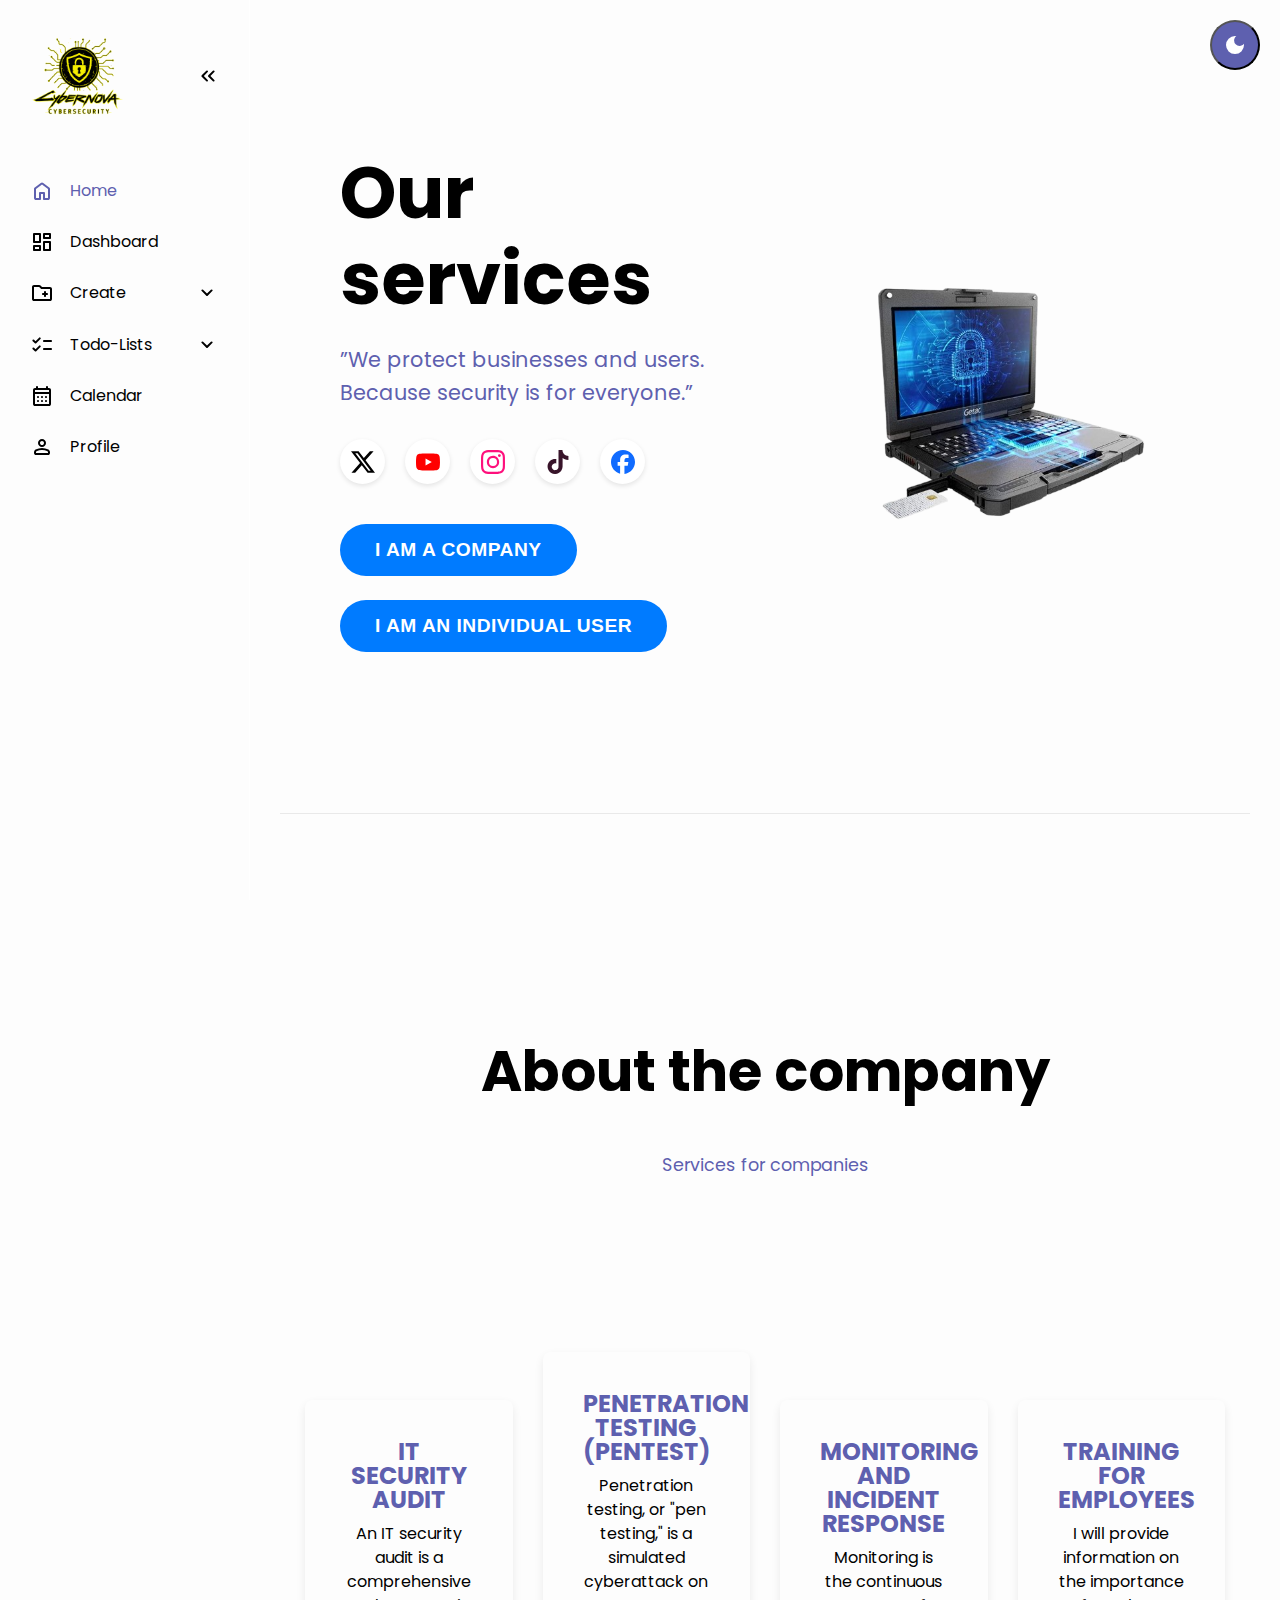
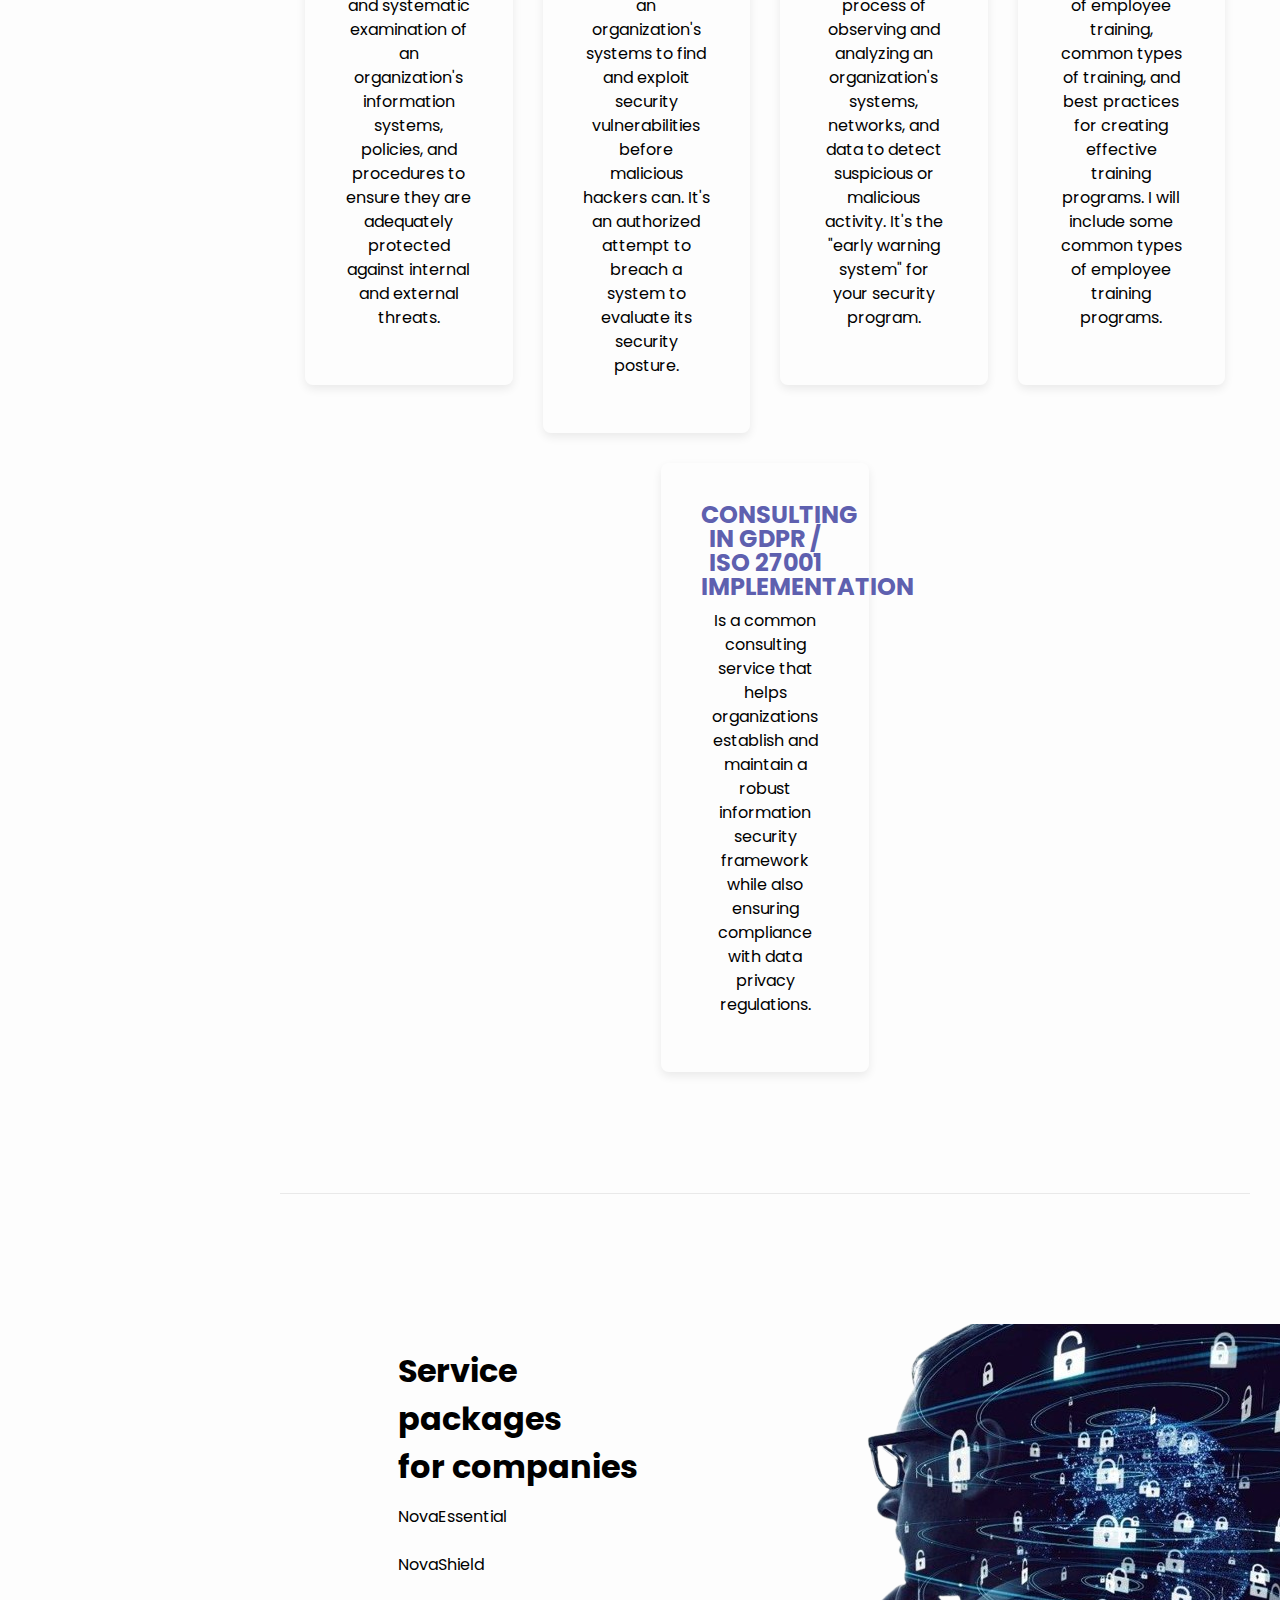
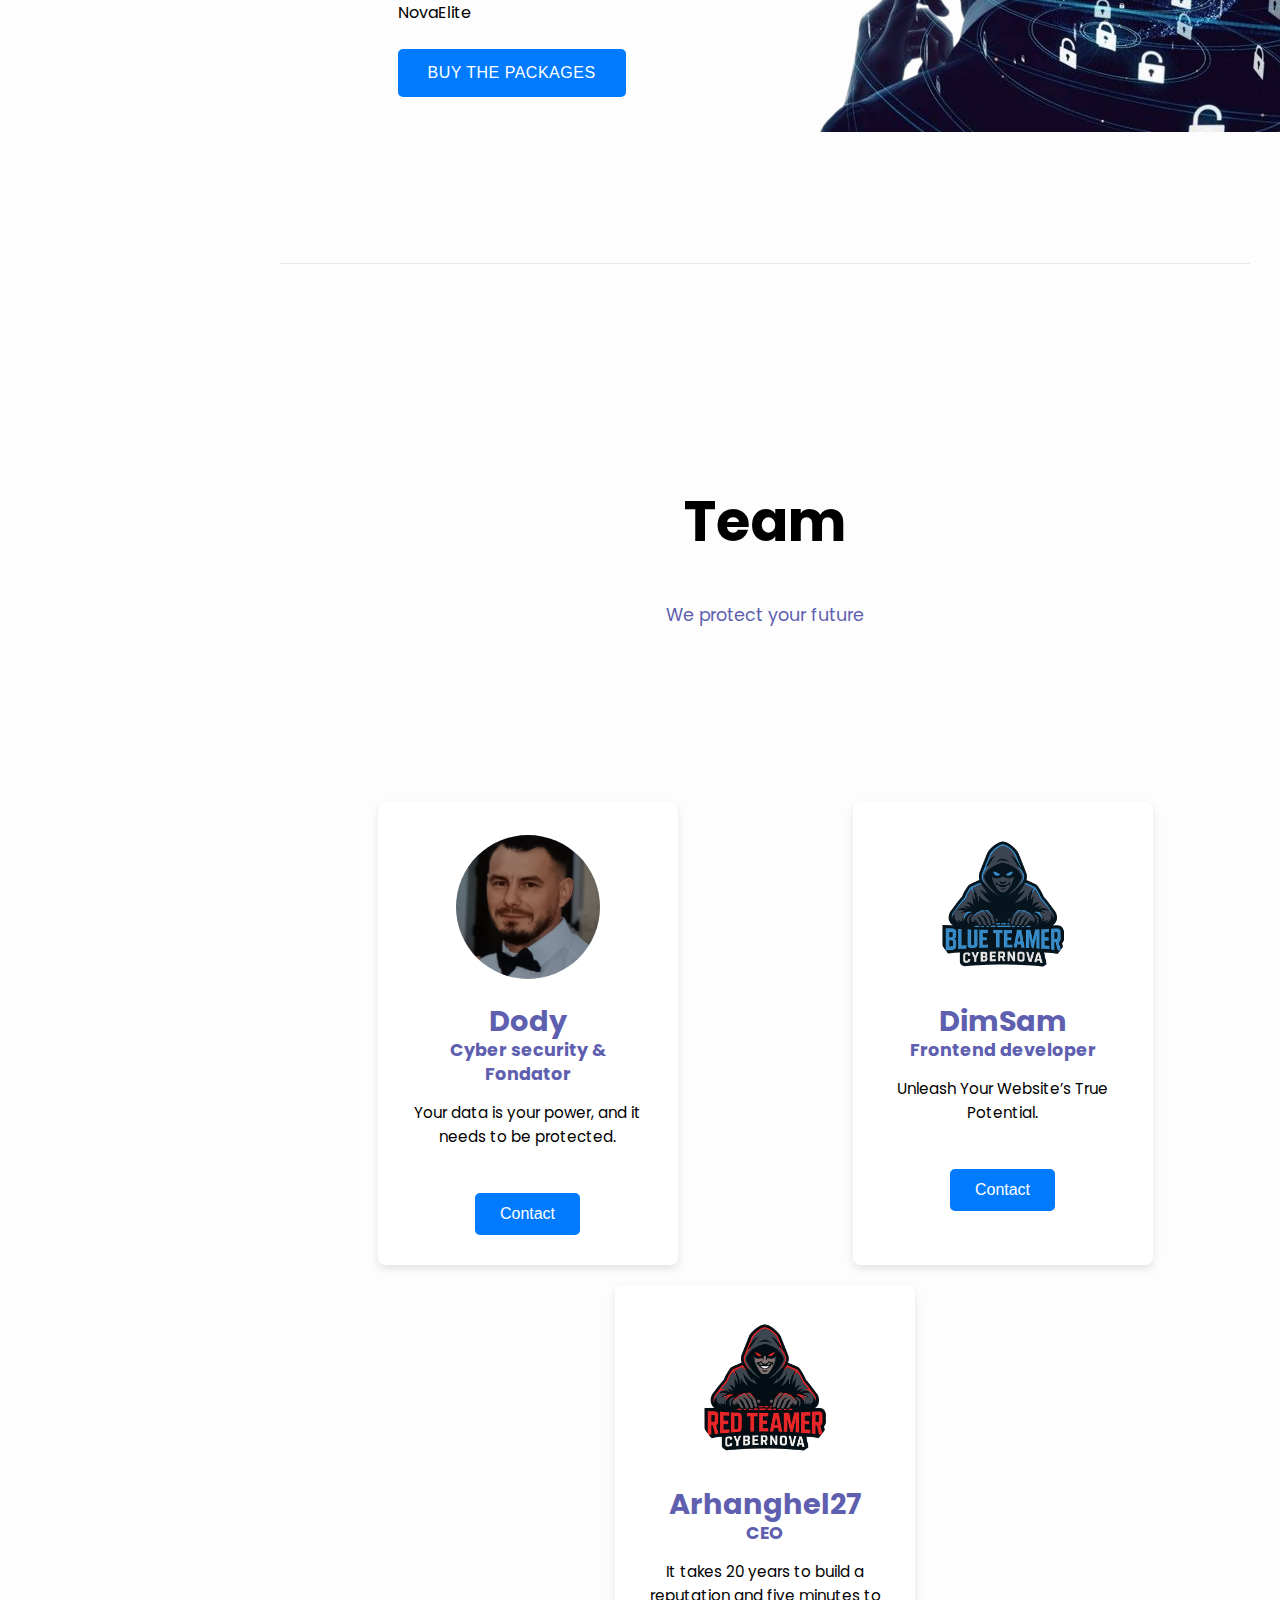
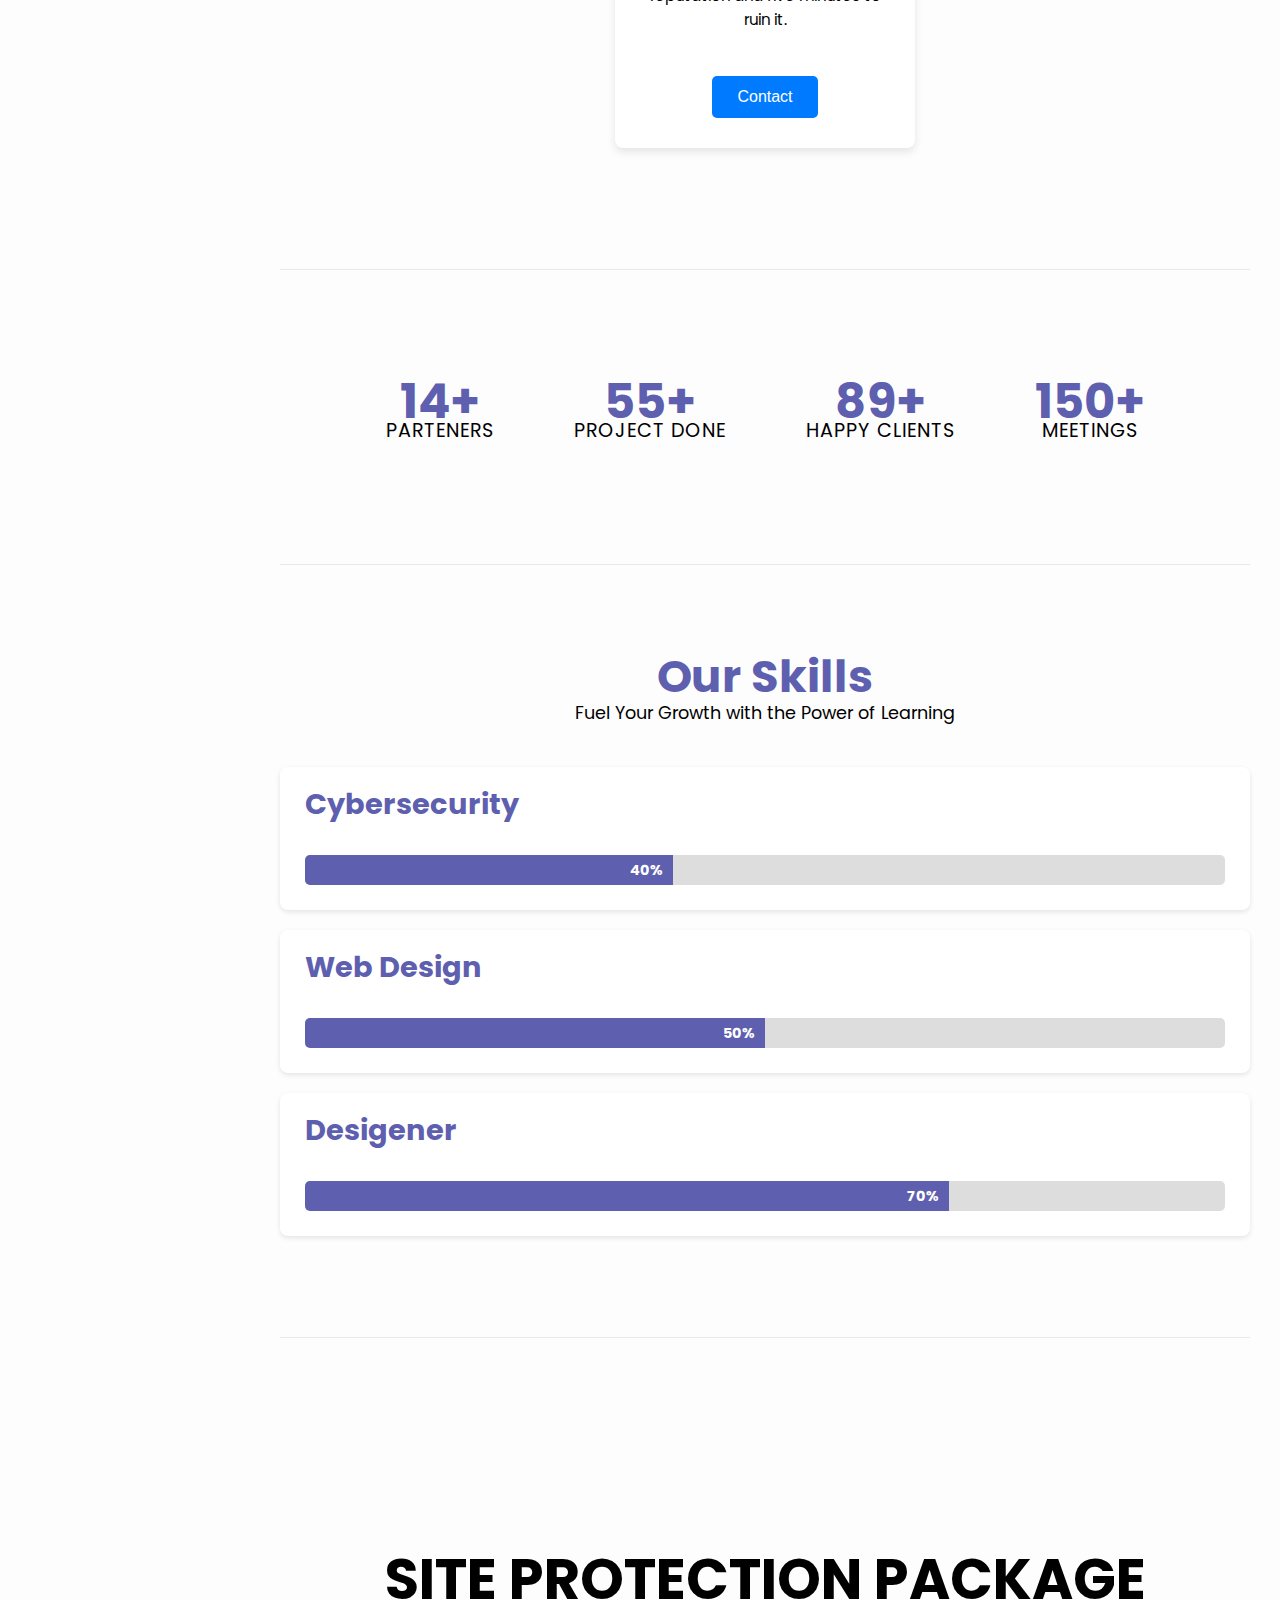
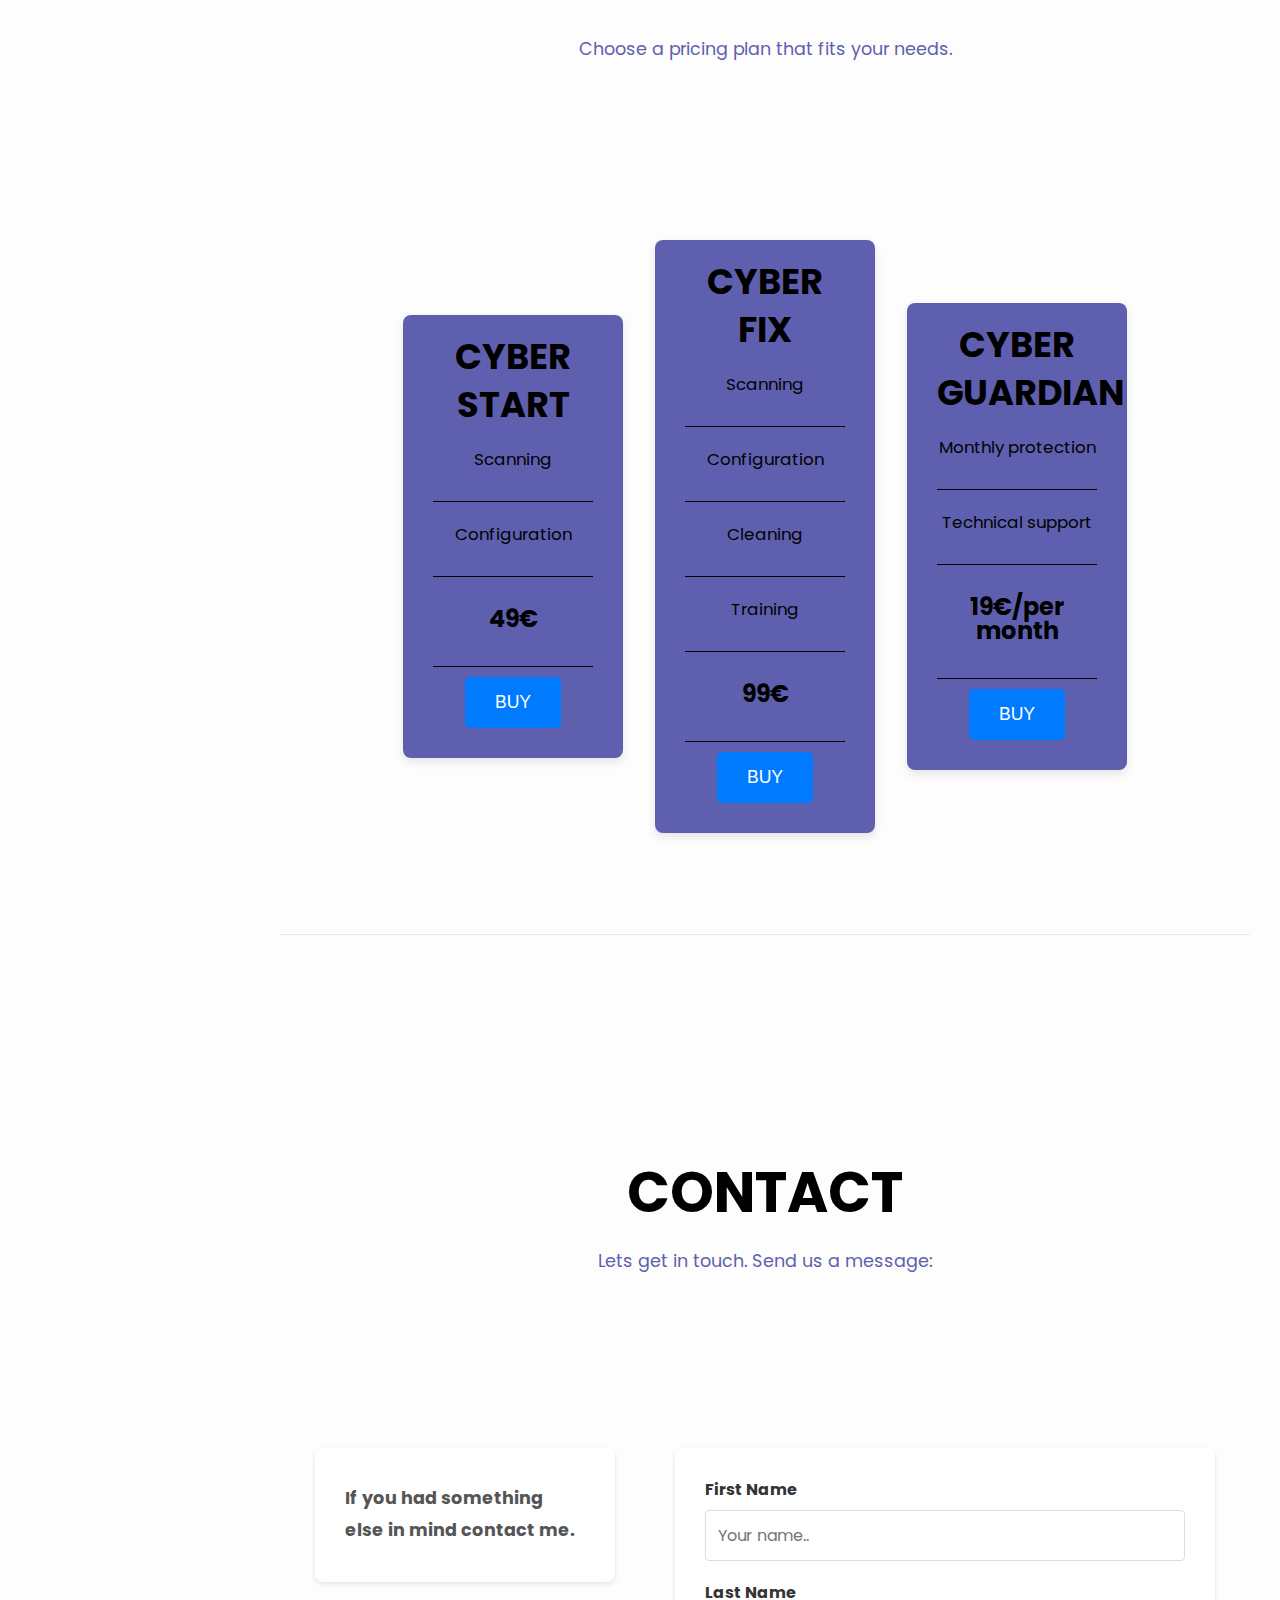
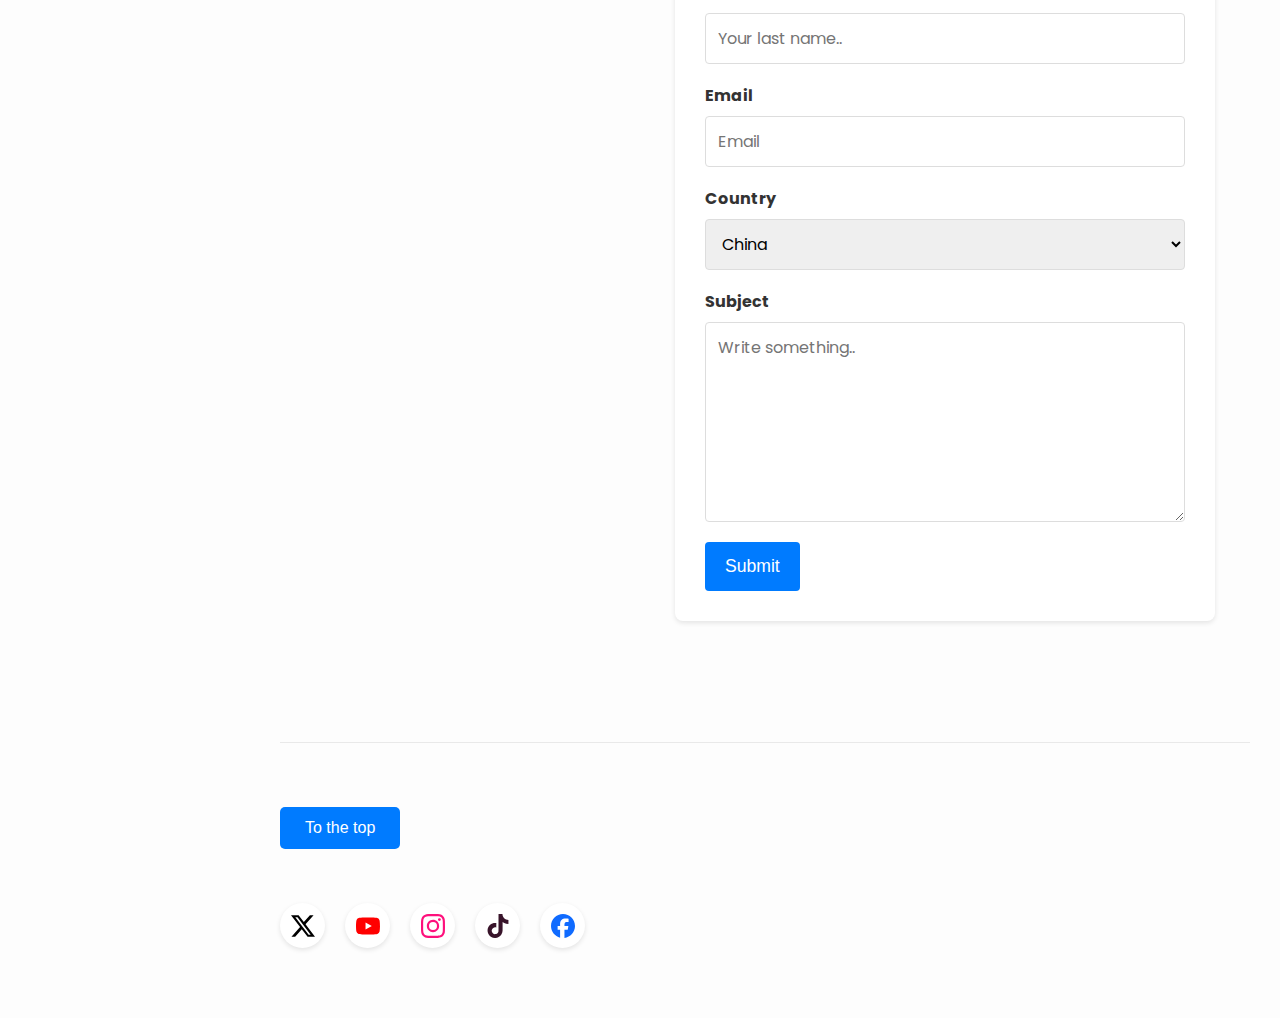
<file: index.html>
<!DOCTYPE html>
<html lang="en">
<head>
  <meta charset="UTF-8">
  <meta name="viewport" content="width=device-width, initial-scale=1.0">
  <title>Home</title>
  <link rel="stylesheet" href="style.css">
  <script type="text/javascript" src="app.js" defer></script>
   <script src="https://smtpjs.com/v3/smtp.js">
</script>
</head>
<body>
  
  <button id="theme-switch" class="main">
      <svg xmlns="http://www.w3.org/2000/svg" height="24px" viewBox="0 -960 960 960" width="24px"><path d="M480-120q-150 0-255-105T120-480q0-150 105-255t255-105q14 0 27.5 1t26.5 3q-41 29-65.5 75.5T444-660q0 90 63 153t153 63q55 0 101-24.5t75-65.5q2 13 3 26.5t1 27.5q0 150-105 255T480-120Z"/></svg>
      <svg xmlns="http://www.w3.org/2000/svg" height="24px" viewBox="0 -960 960 960" width="24px"><path d="M480-280q-83 0-141.5-58.5T280-480q0-83 58.5-141.5T480-680q83 0 141.5 58.5T680-480q0 83-58.5 141.5T480-280ZM200-440H40v-80h160v80Zm720 0H760v-80h160v80ZM440-760v-160h80v160h-80Zm0 720v-160h80v160h-80ZM256-650l-101-97 57-59 96 100-52 56Zm492 496-97-101 53-55 101 97-57 59Zm-98-550 97-101 59 57-100 96-56-52ZM154-212l101-97 55 53-97 101-59-57Z"/></svg>
    </button>
    <nav id="sidebar">
    <ul>
      <li>
        <span class="logo"><a href="index.html"><img src="imagini/CYBERNOVA.png" style="height: 90px; width: 140px;"></a></span>
        <button onclick=toggleSidebar() id="toggle-btn">
          <svg xmlns="http://www.w3.org/2000/svg" height="24px" viewBox="0 -960 960 960" width="24px" fill="#e8eaed"><path d="m313-480 155 156q11 11 11.5 27.5T468-268q-11 11-28 11t-28-11L228-452q-6-6-8.5-13t-2.5-15q0-8 2.5-15t8.5-13l184-184q11-11 27.5-11.5T468-692q11 11 11 28t-11 28L313-480Zm264 0 155 156q11 11 11.5 27.5T732-268q-11 11-28 11t-28-11L492-452q-6-6-8.5-13t-2.5-15q0-8 2.5-15t8.5-13l184-184q11-11 27.5-11.5T732-692q11 11 11 28t-11 28L577-480Z"/></svg>
        </button>
        </li>
      <li class="active">
        <a href="index.html">
          <svg xmlns="http://www.w3.org/2000/svg" height="24px" viewBox="0 -960 960 960" width="24px" fill="#e8eaed"><path d="M240-200h120v-200q0-17 11.5-28.5T400-440h160q17 0 28.5 11.5T600-400v200h120v-360L480-740 240-560v360Zm-80 0v-360q0-19 8.5-36t23.5-28l240-180q21-16 48-16t48 16l240 180q15 11 23.5 28t8.5 36v360q0 33-23.5 56.5T720-120H560q-17 0-28.5-11.5T520-160v-200h-80v200q0 17-11.5 28.5T400-120H240q-33 0-56.5-23.5T160-200Zm320-270Z"/></svg>
                    <span>Home</span>
        </a>
      </li>
      <li>
        <a href="dashboard.html">
          <svg xmlns="http://www.w3.org/2000/svg" height="24px" viewBox="0 -960 960 960" width="24px" fill="#e8eaed"><path d="M520-640v-160q0-17 11.5-28.5T560-840h240q17 0 28.5 11.5T840-800v160q0 17-11.5 28.5T800-600H560q-17 0-28.5-11.5T520-640ZM120-480v-320q0-17 11.5-28.5T160-840h240q17 0 28.5 11.5T440-800v320q0 17-11.5 28.5T400-440H160q-17 0-28.5-11.5T120-480Zm400 320v-320q0-17 11.5-28.5T560-520h240q17 0 28.5 11.5T840-480v320q0 17-11.5 28.5T800-120H560q-17 0-28.5-11.5T520-160Zm-400 0v-160q0-17 11.5-28.5T160-360h240q17 0 28.5 11.5T440-320v160q0 17-11.5 28.5T400-120H160q-17 0-28.5-11.5T120-160Zm80-360h160v-240H200v240Zm400 320h160v-240H600v240Zm0-480h160v-80H600v80ZM200-200h160v-80H200v80Zm160-320Zm240-160Zm0 240ZM360-280Z"/></svg>
          <span>Dashboard</span>
        </a>
      </li>
      <li>
        <button onclick=toggleSubMenu(this) class="dropdown-btn">
          <svg xmlns="http://www.w3.org/2000/svg" height="24px" viewBox="0 -960 960 960" width="24px" fill="#e8eaed"><path d="M160-160q-33 0-56.5-23.5T80-240v-480q0-33 23.5-56.5T160-800h207q16 0 30.5 6t25.5 17l57 57h320q33 0 56.5 23.5T880-640v400q0 33-23.5 56.5T800-160H160Zm0-80h640v-400H447l-80-80H160v480Zm0 0v-480 480Zm400-160v40q0 17 11.5 28.5T600-320q17 0 28.5-11.5T640-360v-40h40q17 0 28.5-11.5T720-440q0-17-11.5-28.5T680-480h-40v-40q0-17-11.5-28.5T600-560q-17 0-28.5 11.5T560-520v40h-40q-17 0-28.5 11.5T480-440q0 17 11.5 28.5T520-400h40Z"/></svg>
          <span>Create</span>
          <svg xmlns="http://www.w3.org/2000/svg" height="24px" viewBox="0 -960 960 960" width="24px" fill="#e8eaed"><path d="M480-361q-8 0-15-2.5t-13-8.5L268-556q-11-11-11-28t11-28q11-11 28-11t28 11l156 156 156-156q11-11 28-11t28 11q11 11 11 28t-11 28L508-372q-6 6-13 8.5t-15 2.5Z"/></svg>
        </button>
        <ul class="sub-menu">
          <div>
            <li><a href="Folder.html">Folder</a></li>
            <li><a href="Document.html">Document</a></li>
            <li><a href="Project.html">Project</a></li>
            
          </div>
        </ul>
      </li>
      <li>
        <button onclick=toggleSubMenu(this) class="dropdown-btn">
          <svg xmlns="http://www.w3.org/2000/svg" height="24px" viewBox="0 -960 960 960" width="24px" fill="#e8eaed"><path d="m221-313 142-142q12-12 28-11.5t28 12.5q11 12 11 28t-11 28L250-228q-12 12-28 12t-28-12l-86-86q-11-11-11-28t11-28q11-11 28-11t28 11l57 57Zm0-320 142-142q12-12 28-11.5t28 12.5q11 12 11 28t-11 28L250-548q-12 12-28 12t-28-12l-86-86q-11-11-11-28t11-28q11-11 28-11t28 11l57 57Zm339 353q-17 0-28.5-11.5T520-320q0-17 11.5-28.5T560-360h280q17 0 28.5 11.5T880-320q0 17-11.5 28.5T840-280H560Zm0-320q-17 0-28.5-11.5T520-640q0-17 11.5-28.5T560-680h280q17 0 28.5 11.5T880-640q0 17-11.5 28.5T840-600H560Z"/></svg>
          <span>Todo-Lists</span>
          <svg xmlns="http://www.w3.org/2000/svg" height="24px" viewBox="0 -960 960 960" width="24px" fill="#e8eaed"><path d="M480-361q-8 0-15-2.5t-13-8.5L268-556q-11-11-11-28t11-28q11-11 28-11t28 11l156 156 156-156q11-11 28-11t28 11q11 11 11 28t-11 28L508-372q-6 6-13 8.5t-15 2.5Z"/></svg>
        </button>
        <ul class="sub-menu">
          <div>
            <li><a href="Work.html">Work</a></li>
            <li><a href="Private.html">Private</a></li>
            <li><a href="Coding.html">Coding</a></li>
            <li><a href="School.html">School</a></li>
          </div>
        </ul>
      </li>
      <li>
        <a href="calendar.html">
          <svg xmlns="http://www.w3.org/2000/svg" height="24px" viewBox="0 -960 960 960" width="24px" fill="#e8eaed"><path d="M200-80q-33 0-56.5-23.5T120-160v-560q0-33 23.5-56.5T200-800h40v-40q0-17 11.5-28.5T280-880q17 0 28.5 11.5T320-840v40h320v-40q0-17 11.5-28.5T680-880q17 0 28.5 11.5T720-840v40h40q33 0 56.5 23.5T840-720v560q0 33-23.5 56.5T760-80H200Zm0-80h560v-400H200v400Zm0-480h560v-80H200v80Zm0 0v-80 80Zm280 240q-17 0-28.5-11.5T440-440q0-17 11.5-28.5T480-480q17 0 28.5 11.5T520-440q0 17-11.5 28.5T480-400Zm-160 0q-17 0-28.5-11.5T280-440q0-17 11.5-28.5T320-480q17 0 28.5 11.5T360-440q0 17-11.5 28.5T320-400Zm320 0q-17 0-28.5-11.5T600-440q0-17 11.5-28.5T640-480q17 0 28.5 11.5T680-440q0 17-11.5 28.5T640-400ZM480-240q-17 0-28.5-11.5T440-280q0-17 11.5-28.5T480-320q17 0 28.5 11.5T520-280q0 17-11.5 28.5T480-240Zm-160 0q-17 0-28.5-11.5T280-280q0-17 11.5-28.5T320-320q17 0 28.5 11.5T360-280q0 17-11.5 28.5T320-240Zm320 0q-17 0-28.5-11.5T600-280q0-17 11.5-28.5T640-320q17 0 28.5 11.5T680-280q0 17-11.5 28.5T640-240Z"/></svg>
          <span>Calendar</span>
        </a>
      </li>
      <li>
        <a href="profile.html">
          <svg xmlns="http://www.w3.org/2000/svg" height="24px" viewBox="0 -960 960 960" width="24px" fill="#e8eaed"><path d="M480-480q-66 0-113-47t-47-113q0-66 47-113t113-47q66 0 113 47t47 113q0 66-47 113t-113 47ZM160-240v-32q0-34 17.5-62.5T224-378q62-31 126-46.5T480-440q66 0 130 15.5T736-378q29 15 46.5 43.5T800-272v32q0 33-23.5 56.5T720-160H240q-33 0-56.5-23.5T160-240Zm80 0h480v-32q0-11-5.5-20T700-306q-54-27-109-40.5T480-360q-56 0-111 13.5T260-306q-9 5-14.5 14t-5.5 20v32Zm240-320q33 0 56.5-23.5T560-640q0-33-23.5-56.5T480-720q-33 0-56.5 23.5T400-640q0 33 23.5 56.5T480-560Zm0-80Zm0 400Z"/></svg>
          <span>Profile</span>
        </a>
        
      </li>
    </ul>
  </nav>
  <main>
    <!-- Serviiciile noastre -->
    
      <SEction class="header" id="myBtn">
            <DIV >
            <h1>Our services</h1>
            <P>”We protect businesses and users. Because security is for everyone.”</P>
            <div class="socials-container">
    <a data-social="Twitter" style="--accent-color: black;" href="https://x.com/codingtogo">
      <svg role="img" viewBox="0 0 24 24" xmlns="http://www.w3.org/2000/svg"><title>X</title><path d="M18.901 1.153h3.68l-8.04 9.19L24 22.846h-7.406l-5.8-7.584-6.638 7.584H.474l8.6-9.83L0 1.154h7.594l5.243 6.932ZM17.61 20.644h2.039L6.486 3.24H4.298Z"/></svg>
    </a>
    <a data-social="YouTube" style="--accent-color: red;" href="https://youtube.com/@coding2go">
      <svg role="img" viewBox="0 0 24 24" xmlns="http://www.w3.org/2000/svg"><title>YouTube</title><path d="M23.498 6.186a3.016 3.016 0 0 0-2.122-2.136C19.505 3.545 12 3.545 12 3.545s-7.505 0-9.377.505A3.017 3.017 0 0 0 .502 6.186C0 8.07 0 12 0 12s0 3.93.502 5.814a3.016 3.016 0 0 0 2.122 2.136c1.871.505 9.376.505 9.376.505s7.505 0 9.377-.505a3.015 3.015 0 0 0 2.122-2.136C24 15.93 24 12 24 12s0-3.93-.502-5.814zM9.545 15.568V8.432L15.818 12l-6.273 3.568z"/></svg>
    </a>
    <a data-social="Instagram" style="--accent-color: #fe107c;" href="#">
      <svg role="img" viewBox="0 0 24 24" xmlns="http://www.w3.org/2000/svg"><title>Instagram</title><path d="M7.0301.084c-1.2768.0602-2.1487.264-2.911.5634-.7888.3075-1.4575.72-2.1228 1.3877-.6652.6677-1.075 1.3368-1.3802 2.127-.2954.7638-.4956 1.6365-.552 2.914-.0564 1.2775-.0689 1.6882-.0626 4.947.0062 3.2586.0206 3.6671.0825 4.9473.061 1.2765.264 2.1482.5635 2.9107.308.7889.72 1.4573 1.388 2.1228.6679.6655 1.3365 1.0743 2.1285 1.38.7632.295 1.6361.4961 2.9134.552 1.2773.056 1.6884.069 4.9462.0627 3.2578-.0062 3.668-.0207 4.9478-.0814 1.28-.0607 2.147-.2652 2.9098-.5633.7889-.3086 1.4578-.72 2.1228-1.3881.665-.6682 1.0745-1.3378 1.3795-2.1284.2957-.7632.4966-1.636.552-2.9124.056-1.2809.0692-1.6898.063-4.948-.0063-3.2583-.021-3.6668-.0817-4.9465-.0607-1.2797-.264-2.1487-.5633-2.9117-.3084-.7889-.72-1.4568-1.3876-2.1228C21.2982 1.33 20.628.9208 19.8378.6165 19.074.321 18.2017.1197 16.9244.0645 15.6471.0093 15.236-.005 11.977.0014 8.718.0076 8.31.0215 7.0301.0839m.1402 21.6932c-1.17-.0509-1.8053-.2453-2.2287-.408-.5606-.216-.96-.4771-1.3819-.895-.422-.4178-.6811-.8186-.9-1.378-.1644-.4234-.3624-1.058-.4171-2.228-.0595-1.2645-.072-1.6442-.079-4.848-.007-3.2037.0053-3.583.0607-4.848.05-1.169.2456-1.805.408-2.2282.216-.5613.4762-.96.895-1.3816.4188-.4217.8184-.6814 1.3783-.9003.423-.1651 1.0575-.3614 2.227-.4171 1.2655-.06 1.6447-.072 4.848-.079 3.2033-.007 3.5835.005 4.8495.0608 1.169.0508 1.8053.2445 2.228.408.5608.216.96.4754 1.3816.895.4217.4194.6816.8176.9005 1.3787.1653.4217.3617 1.056.4169 2.2263.0602 1.2655.0739 1.645.0796 4.848.0058 3.203-.0055 3.5834-.061 4.848-.051 1.17-.245 1.8055-.408 2.2294-.216.5604-.4763.96-.8954 1.3814-.419.4215-.8181.6811-1.3783.9-.4224.1649-1.0577.3617-2.2262.4174-1.2656.0595-1.6448.072-4.8493.079-3.2045.007-3.5825-.006-4.848-.0608M16.953 5.5864A1.44 1.44 0 1 0 18.39 4.144a1.44 1.44 0 0 0-1.437 1.4424M5.8385 12.012c.0067 3.4032 2.7706 6.1557 6.173 6.1493 3.4026-.0065 6.157-2.7701 6.1506-6.1733-.0065-3.4032-2.771-6.1565-6.174-6.1498-3.403.0067-6.156 2.771-6.1496 6.1738M8 12.0077a4 4 0 1 1 4.008 3.9921A3.9996 3.9996 0 0 1 8 12.0077"/></svg>
    </a>
    <a data-social="TikTok" style="--accent-color: #38142a;" href="#">
      <svg role="img" viewBox="0 0 24 24" xmlns="http://www.w3.org/2000/svg"><title>TikTok</title><path d="M12.525.02c1.31-.02 2.61-.01 3.91-.02.08 1.53.63 3.09 1.75 4.17 1.12 1.11 2.7 1.62 4.24 1.79v4.03c-1.44-.05-2.89-.35-4.2-.97-.57-.26-1.1-.59-1.62-.93-.01 2.92.01 5.84-.02 8.75-.08 1.4-.54 2.79-1.35 3.94-1.31 1.92-3.58 3.17-5.91 3.21-1.43.08-2.86-.31-4.08-1.03-2.02-1.19-3.44-3.37-3.65-5.71-.02-.5-.03-1-.01-1.49.18-1.9 1.12-3.72 2.58-4.96 1.66-1.44 3.98-2.13 6.15-1.72.02 1.48-.04 2.96-.04 4.44-.99-.32-2.15-.23-3.02.37-.63.41-1.11 1.04-1.36 1.75-.21.51-.15 1.07-.14 1.61.24 1.64 1.82 3.02 3.5 2.87 1.12-.01 2.19-.66 2.77-1.61.19-.33.4-.67.41-1.06.1-1.79.06-3.57.07-5.36.01-4.03-.01-8.05.02-12.07z"/></svg>
    </a>
    <a data-social="Facebook" style="--accent-color: #106bff;" href="#">
      <svg role="img" viewBox="0 0 24 24" xmlns="http://www.w3.org/2000/svg"><title>Facebook</title><path d="M9.101 23.691v-7.98H6.627v-3.667h2.474v-1.58c0-4.085 1.848-5.978 5.858-5.978.401 0 .955.042 1.468.103a8.68 8.68 0 0 1 1.141.195v3.325a8.623 8.623 0 0 0-.653-.036 26.805 26.805 0 0 0-.733-.009c-.707 0-1.259.096-1.675.309a1.686 1.686 0 0 0-.679.622c-.258.42-.374.995-.374 1.752v1.297h3.919l-.386 2.103-.287 1.564h-3.246v8.245C19.396 23.238 24 18.179 24 12.044c0-6.627-5.373-12-12-12s-12 5.373-12 12c0 5.628 3.874 10.35 9.101 11.647Z"/></svg>
    </a>
  </div>
            <a href="compani services.html"><BUtton class="button">I am a company</BUtton></a><br><br>
            <a href="user services.html"><BUtton class="button">I am an individual user</BUtton></a>

        </DIV>
            <DIV>
                <img src="imagini/img_security.png" alt="img_security">
            </DIV>
        </SEction>
        <hr>
    <!-- Despre companie -->
    
      <section class="ABOUT-THE-COMPANY">
        <DIV class="h-contact">
           <h1>About the company</h1><br> 
           <p>Services for companies</p>
           
        </DIV>
        <DIV class="colons1">
            <div>
           <h1>IT SECURITY AUDIT</h1> 
           <p>An IT security audit is a comprehensive and systematic examination of an organization's information systems, policies, and procedures to ensure they are adequately protected against internal and external threats.</p></div>
           <div>
           <h1>PENETRATION TESTING (PENTEST)</h1> 
           <p>Penetration testing, or "pen testing," is a simulated cyberattack on an organization's systems to find and exploit security vulnerabilities before malicious hackers can. It's an authorized attempt to breach a system to evaluate its security posture.</p></div>
           <div>
           <h1>MONITORING AND INCIDENT RESPONSE</h1> 
           <p>Monitoring is the continuous process of observing and analyzing an organization's systems, networks, and data to detect suspicious or malicious activity. It's the "early warning system" for your security program.</p></div>
           <div>
           <h1>TRAINING FOR EMPLOYEES
            </h1> 
           <p>I will provide information on the importance of employee training, common types of training, and best practices for creating effective training programs. I will include some common types of employee training programs.</p></div>
           <div>
           <h1>CONSULTING IN GDPR / ISO 27001 IMPLEMENTATION
            </h1> 
           <p>Is a common consulting service that helps organizations establish and maintain a robust information security framework while also ensuring compliance with data privacy regulations.</p></div>
        </DIV>
        </section>
        <hr>
    <!-- Pachete de servicii pentru firme -->
   
      <section class="We-know-design">
        <div>
            <h1>Service <br><br>packages <br><br>for companies</h1>
            <li>NovaEssential</li><br>
            <li>NovaShield</li><br>
            <li>NovaElite</li><br>
            
             <button class="button">Buy the packages</button>
        </div>
        <div>
            <img src="imagini/img-security2.png" alt="img">
        </div>
        </section>
        <hr>
    <!-- Echipa -->
    
     <section class="the-team">
            <div class="h-contact">
                <h1>Team</h1><br>
                <p>We protect your future</p>
            </div>
            <div class="colaboration">
                <div class="box">
                    <img src="imagini/Dody.png" alt="img">
                    <h1>Dody</h1><h2>Cyber security & Fondator</h2>
                <p>Your data is your power, and it needs to be protected.</p>
                
                <br><a href="mailto:bogdan_office@yahoo.com"><button class="button">Contact</button></a>
            </div>
           <div class="box">
                    <img src="imagini/DimSam.webp" alt="img">
                    <h1>DimSam</h1>
                    <h2>Frontend developer</h2>
                <p>Unleash Your Website’s True Potential.</p>
                 <br><a href="mailto:bogdan_office@yahoo.com"><button class="button">Contact</button></a>
            </div>
             <div class="box">
                    <img src="imagini/Arhanghel27.webp" alt="img">
                    <h1>Arhanghel27</h1><h2>CEO</h2>
                <p>It takes 20 years to build a reputation and five minutes to ruin it.</p>
                <br><a href="mailto:bogdanoffice86@gmail.com" ><button class="button">Contact</button></a>
            </div>
               <!-- <div class="box">
                    <img src="" alt="img">
                    <h1>Dan Star</h1><h2>CEO & Founder</h2>
                <p>Phasellus eget enim eu lectus faucibus vestibulum. Suspendisse sodales pellentesque elementum.</p>
                <br><button class="button">Contact</button>
            </div>  -->  
            </div>
        </section>
        <hr>
     <!-- progres -->
   
      <section class="progres">
            <div class="work">
                <div>
                    <h1>14+</h1>
                    <p>Parteners</p>
                </div>
                <div>
                    <h1>55+</h1>
                    <p>Project Done</p>
                </div>
                                <div>
                    <h1>89+</h1>
                    <p>Happy Clients</p>
                </div>
                <div>
                    <h1>150+</h1>
                    <p>Meetings</p>
                </div>

            </div>
        </section>
        <hr>
    <!-- sckills -->
    
      <section class="our-work">
            <div>
            <h1>Our Skills</h1>
            <p>Fuel Your Growth with the Power of Learning</p></div>
<div class="procentaj">
    <div class="box2"><h1>Cybersecurity</h1><br>
    <div id="myProgress">
  <div id="myBar1">40%</div>
</div></div>
    <div class="box2"><h1>Web Design</h1><br>
    <div id="myProgress">
  <div id="myBar2">50%</div>
</div></div>
    <div class="box2"><h1>Desigener</h1><br>
    <div id="myProgress">
  <div id="myBar3">70%</div>
</div></div>
    </div>
        </section>
        <hr>
    <!-- pachete -->
    
      <section class = continut>
        <div>
            <div class="h-contact">
            <h1>SITE PROTECTION PACKAGE</h1>
            <p>Choose a pricing plan that fits your needs.</p></div>
            <div class="preturi">
                <div class="box">
                    <h1>Cyber<br><br>Start</h1>
                    <p>Scanning </p><hr>
                    <p>Configuration</p><hr>
                    <p>49€</p><hr>
                    <button>buy</button>
                </div>
                <div class="box">
                    <h1>Cyber<br><br>Fix </h1>
                    <p>Scanning</p><hr>
                    <p>Configuration</p><hr>
                    <p>Cleaning</p><hr>
                    <p>Training </p><hr>
                    <p>99€</p><hr>
                    <button>buy</button>
                </div>
                <div class="box">
                    <h1>Cyber<br><br>Guardian</h1>
                    <p>Monthly protection </p><hr>
                    <p>Technical support</p><hr>
                    <p>19€/per month</p><hr>
                    <button>buy</button>
                </div>
            </div>
        </div>
    </section>
    <hr>
    <!-- contact -->
    
      <section>
        <div class="h-contact">
            <h1>CONTACT</h1>
            <p>Lets get in touch. Send us a message:</p>

        </div>
        <div class="email-colon">
            <div class="left">
            
            <p> If you had something else in mind contact me. </p></div>
            <div class="email-contact">
                <form action="https://api.web3forms.com/submit" method="POST">
     <input type="hidden" name="access_key" value="03e8c175-db6d-4b48-92b5-9b06d0ad29fc">             
    <label for="fname">First Name</label>
    <input type="text" id="fname" name="name" placeholder="Your name..">

    <label for="lname">Last Name</label>
    <input type="text" id="lname" name="lastname" placeholder="Your last name..">
    <label for="lname">Email</label>
    <input type="text" id="email" name="email" placeholder="Email">

    <label for="country">Country</label>
    <select id="country" name="country">
      <option value="china">China</option>
      <option value="india">India</option>
      <option value="rusia">Rusia</option>
      <option value="australia">Australia</option>
      <option value="canada">Canada</option>
      <option value="usa">USA</option>
      <option value="europe">Europe</option>
    </select>

    <label for="subject">Subject</label>
    <textarea id="subject" name="message" placeholder="Write something.." style="height:200px"></textarea>

    <input type="submit" value="Submit">
    <input type="hidden" name="redirect" value="file:///C:/Users/bogda/Desktop/sidebar-menu/index.html">
  </form>
            </div>
        </div>
    </section> 
    <hr>
    <br>
    <!-- footer -->
    
      <footer>
        <button class="button" onclick="topFunction()" id="myBtn" title="Go to top">To the top</button>
        <p></p>
        <p>Powered by w3.css</p>
        <div class="socials-container">
    <a data-social="Twitter" style="--accent-color: black;" href="https://x.com/codingtogo">
      <svg role="img" viewBox="0 0 24 24" xmlns="http://www.w3.org/2000/svg"><title>X</title><path d="M18.901 1.153h3.68l-8.04 9.19L24 22.846h-7.406l-5.8-7.584-6.638 7.584H.474l8.6-9.83L0 1.154h7.594l5.243 6.932ZM17.61 20.644h2.039L6.486 3.24H4.298Z"/></svg>
    </a>
    <a data-social="YouTube" style="--accent-color: red;" href="https://youtube.com/@coding2go">
      <svg role="img" viewBox="0 0 24 24" xmlns="http://www.w3.org/2000/svg"><title>YouTube</title><path d="M23.498 6.186a3.016 3.016 0 0 0-2.122-2.136C19.505 3.545 12 3.545 12 3.545s-7.505 0-9.377.505A3.017 3.017 0 0 0 .502 6.186C0 8.07 0 12 0 12s0 3.93.502 5.814a3.016 3.016 0 0 0 2.122 2.136c1.871.505 9.376.505 9.376.505s7.505 0 9.377-.505a3.015 3.015 0 0 0 2.122-2.136C24 15.93 24 12 24 12s0-3.93-.502-5.814zM9.545 15.568V8.432L15.818 12l-6.273 3.568z"/></svg>
    </a>
    <a data-social="Instagram" style="--accent-color: #fe107c;" href="#">
      <svg role="img" viewBox="0 0 24 24" xmlns="http://www.w3.org/2000/svg"><title>Instagram</title><path d="M7.0301.084c-1.2768.0602-2.1487.264-2.911.5634-.7888.3075-1.4575.72-2.1228 1.3877-.6652.6677-1.075 1.3368-1.3802 2.127-.2954.7638-.4956 1.6365-.552 2.914-.0564 1.2775-.0689 1.6882-.0626 4.947.0062 3.2586.0206 3.6671.0825 4.9473.061 1.2765.264 2.1482.5635 2.9107.308.7889.72 1.4573 1.388 2.1228.6679.6655 1.3365 1.0743 2.1285 1.38.7632.295 1.6361.4961 2.9134.552 1.2773.056 1.6884.069 4.9462.0627 3.2578-.0062 3.668-.0207 4.9478-.0814 1.28-.0607 2.147-.2652 2.9098-.5633.7889-.3086 1.4578-.72 2.1228-1.3881.665-.6682 1.0745-1.3378 1.3795-2.1284.2957-.7632.4966-1.636.552-2.9124.056-1.2809.0692-1.6898.063-4.948-.0063-3.2583-.021-3.6668-.0817-4.9465-.0607-1.2797-.264-2.1487-.5633-2.9117-.3084-.7889-.72-1.4568-1.3876-2.1228C21.2982 1.33 20.628.9208 19.8378.6165 19.074.321 18.2017.1197 16.9244.0645 15.6471.0093 15.236-.005 11.977.0014 8.718.0076 8.31.0215 7.0301.0839m.1402 21.6932c-1.17-.0509-1.8053-.2453-2.2287-.408-.5606-.216-.96-.4771-1.3819-.895-.422-.4178-.6811-.8186-.9-1.378-.1644-.4234-.3624-1.058-.4171-2.228-.0595-1.2645-.072-1.6442-.079-4.848-.007-3.2037.0053-3.583.0607-4.848.05-1.169.2456-1.805.408-2.2282.216-.5613.4762-.96.895-1.3816.4188-.4217.8184-.6814 1.3783-.9003.423-.1651 1.0575-.3614 2.227-.4171 1.2655-.06 1.6447-.072 4.848-.079 3.2033-.007 3.5835.005 4.8495.0608 1.169.0508 1.8053.2445 2.228.408.5608.216.96.4754 1.3816.895.4217.4194.6816.8176.9005 1.3787.1653.4217.3617 1.056.4169 2.2263.0602 1.2655.0739 1.645.0796 4.848.0058 3.203-.0055 3.5834-.061 4.848-.051 1.17-.245 1.8055-.408 2.2294-.216.5604-.4763.96-.8954 1.3814-.419.4215-.8181.6811-1.3783.9-.4224.1649-1.0577.3617-2.2262.4174-1.2656.0595-1.6448.072-4.8493.079-3.2045.007-3.5825-.006-4.848-.0608M16.953 5.5864A1.44 1.44 0 1 0 18.39 4.144a1.44 1.44 0 0 0-1.437 1.4424M5.8385 12.012c.0067 3.4032 2.7706 6.1557 6.173 6.1493 3.4026-.0065 6.157-2.7701 6.1506-6.1733-.0065-3.4032-2.771-6.1565-6.174-6.1498-3.403.0067-6.156 2.771-6.1496 6.1738M8 12.0077a4 4 0 1 1 4.008 3.9921A3.9996 3.9996 0 0 1 8 12.0077"/></svg>
    </a>
    <a data-social="TikTok" style="--accent-color: #38142a;" href="#">
      <svg role="img" viewBox="0 0 24 24" xmlns="http://www.w3.org/2000/svg"><title>TikTok</title><path d="M12.525.02c1.31-.02 2.61-.01 3.91-.02.08 1.53.63 3.09 1.75 4.17 1.12 1.11 2.7 1.62 4.24 1.79v4.03c-1.44-.05-2.89-.35-4.2-.97-.57-.26-1.1-.59-1.62-.93-.01 2.92.01 5.84-.02 8.75-.08 1.4-.54 2.79-1.35 3.94-1.31 1.92-3.58 3.17-5.91 3.21-1.43.08-2.86-.31-4.08-1.03-2.02-1.19-3.44-3.37-3.65-5.71-.02-.5-.03-1-.01-1.49.18-1.9 1.12-3.72 2.58-4.96 1.66-1.44 3.98-2.13 6.15-1.72.02 1.48-.04 2.96-.04 4.44-.99-.32-2.15-.23-3.02.37-.63.41-1.11 1.04-1.36 1.75-.21.51-.15 1.07-.14 1.61.24 1.64 1.82 3.02 3.5 2.87 1.12-.01 2.19-.66 2.77-1.61.19-.33.4-.67.41-1.06.1-1.79.06-3.57.07-5.36.01-4.03-.01-8.05.02-12.07z"/></svg>
    </a>
    <a data-social="Facebook" style="--accent-color: #106bff;" href="#">
      <svg role="img" viewBox="0 0 24 24" xmlns="http://www.w3.org/2000/svg"><title>Facebook</title><path d="M9.101 23.691v-7.98H6.627v-3.667h2.474v-1.58c0-4.085 1.848-5.978 5.858-5.978.401 0 .955.042 1.468.103a8.68 8.68 0 0 1 1.141.195v3.325a8.623 8.623 0 0 0-.653-.036 26.805 26.805 0 0 0-.733-.009c-.707 0-1.259.096-1.675.309a1.686 1.686 0 0 0-.679.622c-.258.42-.374.995-.374 1.752v1.297h3.919l-.386 2.103-.287 1.564h-3.246v8.245C19.396 23.238 24 18.179 24 12.044c0-6.627-5.373-12-12-12s-12 5.373-12 12c0 5.628 3.874 10.35 9.101 11.647Z"/></svg>
    </a>
  </div>
    </footer>
   
  </main>
</body>


</html>
</file>
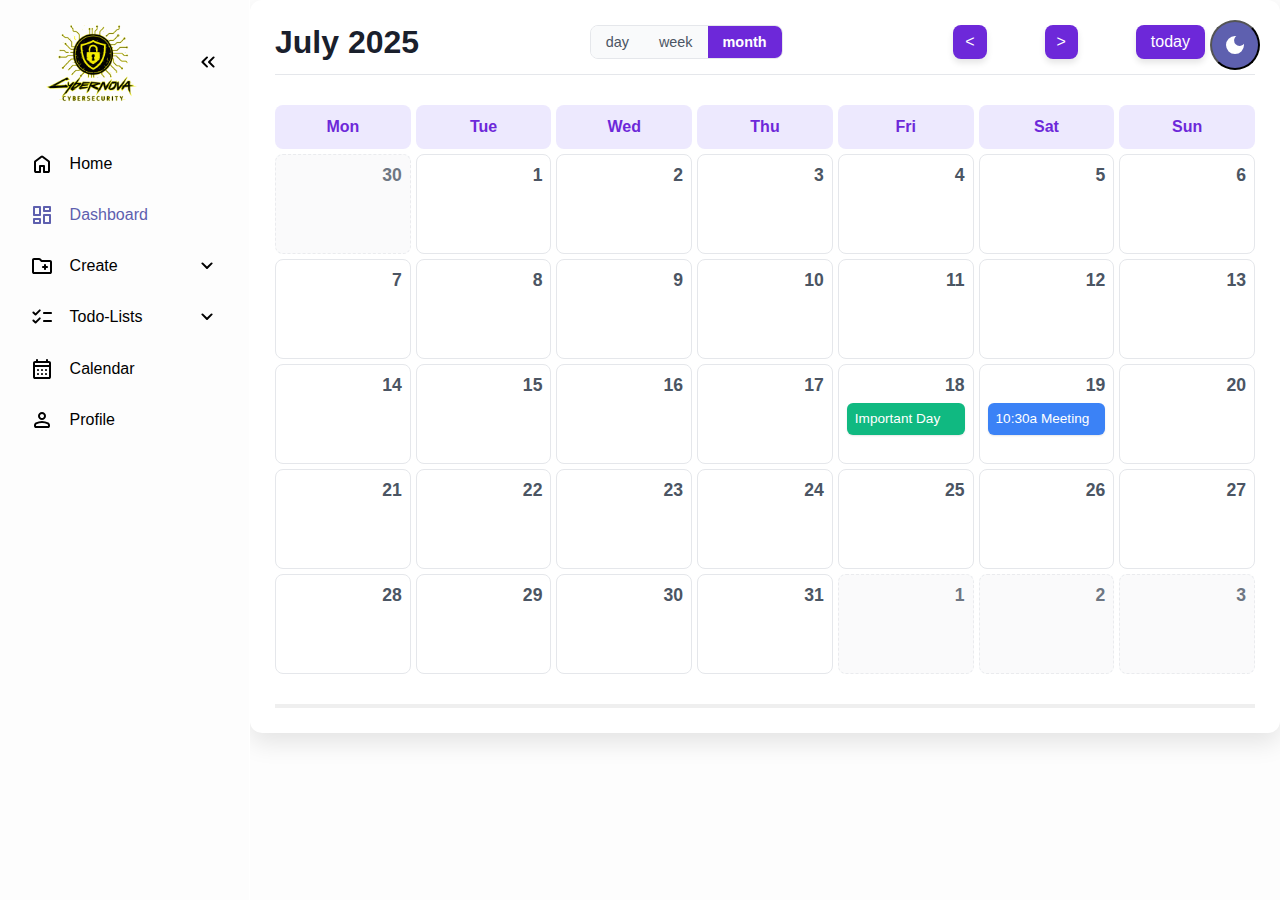
<file: calendar.html>
<!DOCTYPE html>
<html lang="en">
<head>
  <meta charset="UTF-8">
  <meta name="viewport" content="width=device-width, initial-scale=1.0">
  <title>Calendar</title>
  <link rel="stylesheet" href="style.css">
  <script type="text/javascript" src="app.js" defer></script>
  
  
</head>
<body>
  
  <button id="theme-switch" class="main">
      <svg xmlns="http://www.w3.org/2000/svg" height="24px" viewBox="0 -960 960 960" width="24px"><path d="M480-120q-150 0-255-105T120-480q0-150 105-255t255-105q14 0 27.5 1t26.5 3q-41 29-65.5 75.5T444-660q0 90 63 153t153 63q55 0 101-24.5t75-65.5q2 13 3 26.5t1 27.5q0 150-105 255T480-120Z"/></svg>
      <svg xmlns="http://www.w3.org/2000/svg" height="24px" viewBox="0 -960 960 960" width="24px"><path d="M480-280q-83 0-141.5-58.5T280-480q0-83 58.5-141.5T480-680q83 0 141.5 58.5T680-480q0 83-58.5 141.5T480-280ZM200-440H40v-80h160v80Zm720 0H760v-80h160v80ZM440-760v-160h80v160h-80Zm0 720v-160h80v160h-80ZM256-650l-101-97 57-59 96 100-52 56Zm492 496-97-101 53-55 101 97-57 59Zm-98-550 97-101 59 57-100 96-56-52ZM154-212l101-97 55 53-97 101-59-57Z"/></svg>
        </button>
  <nav id="sidebar">
    <ul>
      <li>
        <span class="logo"><img src="imagini/CYBERNOVA.png" style="height: 90px; width: 140px;"></span>
        <button onclick=toggleSidebar() id="toggle-btn">
          <svg xmlns="http://www.w3.org/2000/svg" height="24px" viewBox="0 -960 960 960" width="24px" fill="#e8eaed"><path d="m313-480 155 156q11 11 11.5 27.5T468-268q-11 11-28 11t-28-11L228-452q-6-6-8.5-13t-2.5-15q0-8 2.5-15t8.5-13l184-184q11-11 27.5-11.5T468-692q11 11 11 28t-11 28L313-480Zm264 0 155 156q11 11 11.5 27.5T732-268q-11 11-28 11t-28-11L492-452q-6-6-8.5-13t-2.5-15q0-8 2.5-15t8.5-13l184-184q11-11 27.5-11.5T732-692q11 11 11 28t-11 28L577-480Z"/></svg>
        </button>
      </li>
      <li>
        <a href="index.html">
          <svg xmlns="http://www.w3.org/2000/svg" height="24px" viewBox="0 -960 960 960" width="24px" fill="#e8eaed"><path d="M240-200h120v-200q0-17 11.5-28.5T400-440h160q17 0 28.5 11.5T600-400v200h120v-360L480-740 240-560v360Zm-80 0v-360q0-19 8.5-36t23.5-28l240-180q21-16 48-16t48 16l240 180q15 11 23.5 28t8.5 36v360q0 33-23.5 56.5T720-120H560q-17 0-28.5-11.5T520-160v-200h-80v200q0 17-11.5 28.5T400-120H240q-33 0-56.5-23.5T160-200Zm320-270Z"/></svg>
          <span>Home</span>
        </a>
      </li>
      <li class="active">
        <a href="dashboard.html">
          <svg xmlns="http://www.w3.org/2000/svg" height="24px" viewBox="0 -960 960 960" width="24px" fill="#e8eaed"><path d="M520-640v-160q0-17 11.5-28.5T560-840h240q17 0 28.5 11.5T840-800v160q0 17-11.5 28.5T800-600H560q-17 0-28.5-11.5T520-640ZM120-480v-320q0-17 11.5-28.5T160-840h240q17 0 28.5 11.5T440-800v320q0 17-11.5 28.5T400-440H160q-17 0-28.5-11.5T120-480Zm400 320v-320q0-17 11.5-28.5T560-520h240q17 0 28.5 11.5T840-480v320q0 17-11.5 28.5T800-120H560q-17 0-28.5-11.5T520-160Zm-400 0v-160q0-17 11.5-28.5T160-360h240q17 0 28.5 11.5T440-320v160q0 17-11.5 28.5T400-120H160q-17 0-28.5-11.5T120-160Zm80-360h160v-240H200v240Zm400 320h160v-240H600v240Zm0-480h160v-80H600v80ZM200-200h160v-80H200v80Zm160-320Zm240-160Zm0 240ZM360-280Z"/></svg>
          <span>Dashboard</span>
        </a>
      </li>
      <li>
        <button onclick=toggleSubMenu(this) class="dropdown-btn">
          <svg xmlns="http://www.w3.org/2000/svg" height="24px" viewBox="0 -960 960 960" width="24px" fill="#e8eaed"><path d="M160-160q-33 0-56.5-23.5T80-240v-480q0-33 23.5-56.5T160-800h207q16 0 30.5 6t25.5 17l57 57h320q33 0 56.5 23.5T880-640v400q0 33-23.5 56.5T800-160H160Zm0-80h640v-400H447l-80-80H160v480Zm0 0v-480 480Zm400-160v40q0 17 11.5 28.5T600-320q17 0 28.5-11.5T640-360v-40h40q17 0 28.5-11.5T720-440q0-17-11.5-28.5T680-480h-40v-40q0-17-11.5-28.5T600-560q-17 0-28.5 11.5T560-520v40h-40q-17 0-28.5 11.5T480-440q0 17 11.5 28.5T520-400h40Z"/></svg>
          <span>Create</span>
          <svg xmlns="http://www.w3.org/2000/svg" height="24px" viewBox="0 -960 960 960" width="24px" fill="#e8eaed"><path d="M480-361q-8 0-15-2.5t-13-8.5L268-556q-11-11-11-28t11-28q11-11 28-11t28 11l156 156 156-156q11-11 28-11t28 11q11 11 11 28t-11 28L508-372q-6 6-13 8.5t-15 2.5Z"/></svg>
        </button>
        <ul class="sub-menu">
          <div>
            <li><a href="#">Folder</a></li>
            <li><a href="#">Document</a></li>
            <li><a href="#">Project</a></li>
          </div>
        </ul>
      </li>
      <li>
        <button onclick=toggleSubMenu(this) class="dropdown-btn">
          <svg xmlns="http://www.w3.org/2000/svg" height="24px" viewBox="0 -960 960 960" width="24px" fill="#e8eaed"><path d="m221-313 142-142q12-12 28-11.5t28 12.5q11 12 11 28t-11 28L250-228q-12 12-28 12t-28-12l-86-86q-11-11-11-28t11-28q11-11 28-11t28 11l57 57Zm0-320 142-142q12-12 28-11.5t28 12.5q11 12 11 28t-11 28L250-548q-12 12-28 12t-28-12l-86-86q-11-11-11-28t11-28q11-11 28-11t28 11l57 57Zm339 353q-17 0-28.5-11.5T520-320q0-17 11.5-28.5T560-360h280q17 0 28.5 11.5T880-320q0 17-11.5 28.5T840-280H560Zm0-320q-17 0-28.5-11.5T520-640q0-17 11.5-28.5T560-680h280q17 0 28.5 11.5T880-640q0 17-11.5 28.5T840-600H560Z"/></svg>
          <span>Todo-Lists</span>
          <svg xmlns="http://www.w3.org/2000/svg" height="24px" viewBox="0 -960 960 960" width="24px" fill="#e8eaed"><path d="M480-361q-8 0-15-2.5t-13-8.5L268-556q-11-11-11-28t11-28q11-11 28-11t28 11l156 156 156-156q11-11 28-11t28 11q11 11 11 28t-11 28L508-372q-6 6-13 8.5t-15 2.5Z"/></svg>
        </button>
        <ul class="sub-menu">
          <div>
            <li><a href="#">Work</a></li>
            <li><a href="#">Private</a></li>
            <li><a href="#">Coding</a></li>
            <li><a href="#">Gardening</a></li>
            <li><a href="#">School</a></li>
          </div>
        </ul>
      </li>
      <li>
        <a href="calendar.html">
          <svg xmlns="http://www.w3.org/2000/svg" height="24px" viewBox="0 -960 960 960" width="24px" fill="#e8eaed"><path d="M200-80q-33 0-56.5-23.5T120-160v-560q0-33 23.5-56.5T200-800h40v-40q0-17 11.5-28.5T280-880q17 0 28.5 11.5T320-840v40h320v-40q0-17 11.5-28.5T680-880q17 0 28.5 11.5T720-840v40h40q33 0 56.5 23.5T840-720v560q0 33-23.5 56.5T760-80H200Zm0-80h560v-400H200v400Zm0-480h560v-80H200v80Zm0 0v-80 80Zm280 240q-17 0-28.5-11.5T440-440q0-17 11.5-28.5T480-480q17 0 28.5 11.5T520-440q0 17-11.5 28.5T480-400Zm-160 0q-17 0-28.5-11.5T280-440q0-17 11.5-28.5T320-480q17 0 28.5 11.5T360-440q0 17-11.5 28.5T320-400Zm320 0q-17 0-28.5-11.5T600-440q0-17 11.5-28.5T640-480q17 0 28.5 11.5T680-440q0 17-11.5 28.5T640-400ZM480-240q-17 0-28.5-11.5T440-280q0-17 11.5-28.5T480-320q17 0 28.5 11.5T520-280q0 17-11.5 28.5T480-240Zm-160 0q-17 0-28.5-11.5T280-280q0-17 11.5-28.5T320-320q17 0 28.5 11.5T360-280q0 17-11.5 28.5T320-240Zm320 0q-17 0-28.5-11.5T600-280q0-17 11.5-28.5T640-320q17 0 28.5 11.5T680-280q0 17-11.5 28.5T640-240Z"/></svg>
          <span>Calendar</span>
        </a>
      </li>
      <li>
        <a href="profile.html">
          <svg xmlns="http://www.w3.org/2000/svg" height="24px" viewBox="0 -960 960 960" width="24px" fill="#e8eaed"><path d="M480-480q-66 0-113-47t-47-113q0-66 47-113t113-47q66 0 113 47t47 113q0 66-47 113t-113 47ZM160-240v-32q0-34 17.5-62.5T224-378q62-31 126-46.5T480-440q66 0 130 15.5T736-378q29 15 46.5 43.5T800-272v32q0 33-23.5 56.5T720-160H240q-33 0-56.5-23.5T160-240Zm80 0h480v-32q0-11-5.5-20T700-306q-54-27-109-40.5T480-360q-56 0-111 13.5T260-306q-9 5-14.5 14t-5.5 20v32Zm240-320q33 0 56.5-23.5T560-640q0-33-23.5-56.5T480-720q-33 0-56.5 23.5T400-640q0 33 23.5 56.5T480-560Zm0-80Zm0 400Z"/></svg>
          <span>Profile</span>
        </a>
      </li>
    </ul>
    
  </nav>
  
  <div>
        <div id="calendar-container">
        <div id="calendar-top-bar">
            <h2 id="calendar-title"></h2>
            <div id="view-toggles">
                <button id="dayViewBtn">day</button>
                <button id="weekViewBtn">week</button>
                <button id="monthViewBtn" class="active">month</button>
            </div>
            <div id="navigation-controls">
                <button id="prevMonth" class="nav-arrow" aria-label="Previous Month">&lt;</button>
                <button id="nextMonth" class="nav-arrow" aria-label="Next Month">&gt;</button>
                <button id="todayBtn">today</button>
            </div>
        </div>
        <div id="calendar-grid">
            <!-- Day names -->
            <div class="day-name-header">Mon</div>
            <div class="day-name-header">Tue</div>
            <div class="day-name-header">Wed</div>
            <div class="day-name-header">Thu</div>
            <div class="day-name-header">Fri</div>
            <div class="day-name-header">Sat</div>
            <div class="day-name-header">Sun</div>
            <!-- Dates and events will be dynamically generated here by JavaScript -->
        </div>
        <button id="generateIdeasBtn" class="mt-4 bg-purple-600 hover:bg-purple-700 text-white font-bold py-2 px-4 rounded-lg shadow-md transition duration-300 ease-in-out">
            
        </button>
    </div>

    <!-- Event Idea Generator Modal -->
    <div id="eventIdeaModal" class="modal">
        <div class="modal-content">
            <div class="modal-header">
                <h3>Generate Event Ideas</h3>
                <span class="close-button">&times;</span>
            </div>
            <p>Tell me what kind of event you're thinking about:</p>
            <textarea id="ideaPromptInput" placeholder="e.g., 'a fun team building event for 10 people', 'a relaxing weekend activity', 'ideas for a child's birthday party'"></textarea>
            <button id="submitIdeaBtn">Generate Ideas</button>
            <div id="loadingSpinner" class="loading-spinner"></div>
            <div id="event-ideas-output"></div>
        </div>
    
    </div>
</body>
<style>
        /* Custom styles for the calendar */
        body {
            font-family: 'Inter', sans-serif; /* Using Inter font */
            
            align-items:baseline;
            min-height: 90vh;
            margin: 0;
            width: 100%; 
           
        }

        #calendar-container {
            max-width: auto; /* Increased max width for events */
            width: 100%; /* Full width on smaller screens */
            background-color: #ffffff;
            border-radius: 12px; /* More rounded corners */
            box-shadow: 0 10px 25px rgba(0, 0, 0, 0.1); /* Softer, larger shadow */
            padding: 25px;
            box-sizing: border-box;
            display: flex;
            flex-direction: column;
            gap: 30px; /* Space between sections */
            height: auto;
        }

        #calendar-top-bar {
            display: flex;
            justify-content: space-between;
            align-items: center;
            flex-wrap: wrap; /* Allow wrapping on smaller screens */
            gap: 10px; /* Space between elements in the bar */
            padding-bottom: 15px;
            border-bottom: 1px solid #e5e7eb; /* Light border at the bottom */
        }

        #calendar-title {
            font-size: 2em; /* Larger font for month/year */
            font-weight: 700; /* Bold font */
            color: #1a202c; /* Dark text color */
        }

        #view-toggles {
            display: flex;
            border-radius: 8px;
            overflow: hidden;
            border: 1px solid #e5e7eb;
        }

        #view-toggles button {
            background-color: #f9fafb; /* Light background for inactive */
            color: #4b5563; /* Darker text for inactive */
            border: none;
            padding: 8px 15px;
            font-size: 0.9em;
            cursor: pointer;
            transition: background-color 0.3s ease, color 0.3s ease;
        }

        #view-toggles button.active {
            background-color: #6d28d9; /* Purple for active button */
            color: #ffffff;
            font-weight: 600;
        }

        #view-toggles button:hover:not(.active) {
            background-color: #e0e7ff; /* Light blue on hover */
            color: #3b82f6; /* Blue text on hover */
        }

        #navigation-controls {
            display: flex;
            gap: 8px;
            align-items: center;
        }

        #navigation-controls button {
            background-color: #6d28d9; /* Purple button background */
            color: #ffffff;
            border: none;
            border-radius: 8px; /* Rounded buttons */
            padding: 8px 15px;
            margin-right:50px ;
            font-size: 1em;
            cursor: pointer;
            transition: background-color 0.3s ease, transform 0.2s ease;
            box-shadow: 0 4px 6px rgba(0, 0, 0, 0.1); /* Button shadow */
        }

        #navigation-controls button:hover {
            background-color: #5b21b6; /* Darker purple on hover */
            transform: translateY(-2px); /* Slight lift effect */
        }

        #navigation-controls button.nav-arrow {
            padding: 8px 12px; /* Smaller padding for arrows */
        }

        #calendar-grid {
            display: grid;
            grid-template-columns: repeat(7, 1fr); /* 7 columns for days */
            gap: 5px; /* Space between cells */
            text-align: center;
        }

        .day-name-header {
            font-weight: 600; /* Semi-bold */
            color: #6d28d9; /* Purple text for day names */
            padding: 10px 0;
            font-size: 1em;
            background-color: #ede9fe; /* Light purple background for day names */
            border-radius: 8px;
        }

        .date-cell {
            min-height: 100px; /* Minimum height for date cells to accommodate events */
            padding: 8px;
            border-radius: 8px; /* Rounded date cells */
            cursor: pointer;
            transition: background-color 0.2s ease;
            font-size: 1em;
            color: #374151; /* Darker grey for dates */
            display: flex;
            flex-direction: column;
            align-items: flex-start; /* Align content to top-left */
            gap: 4px; /* Space between date number and events */
            border: 1px solid #e5e7eb; /* Light border for cells */
            position: relative; /* For absolute positioning of today marker */
        }

        .date-number {
            font-weight: 700;
            font-size: 1.1em;
            align-self: flex-end; /* Align date number to top-right */
            color: #4b5563;
        }

        .date-cell:hover:not(.current-day):not(.other-month) {
            background-color: #eef2ff; /* Very light blue on hover */
        }

        .current-day {
            background-color: #e0f2fe; /* Light blue background for current day */
            border: 2px solid #3b82f6; /* Blue border for current day */
            box-shadow: 0 0 0 2px #bfdbfe; /* Outer glow for current day */
        }

        .current-day .date-number {
            color: #3b82f6; /* Blue text for current day number */
        }

        .today-marker {
            position: absolute;
            top: 5px;
            left: 5px;
            width: 25px;
            height: 25px;
            background-color: #ef4444; /* Red circle for today */
            border-radius: 50%;
            display: flex;
            justify-content: center;
            align-items: center;
            color: white;
            font-weight: bold;
            font-size: 0.9em;
            z-index: 10; /* Ensure it's above other content */
        }


        .other-month {
            background-color: #f9fafb; /* Lighter background for other month days */
            color: #9ca3af; /* Lighter grey for other month days */
            cursor: default;
            opacity: 0.8;
            border: 1px dashed #e5e7eb; /* Dashed border for other month */
        }

        .event {
            background-color: #3b82f6; /* Blue background for events */
            color: #ffffff;
            padding: 4px 8px;
            border-radius: 6px;
            font-size: 0.85em;
            text-align: left;
            width: 100%; /* Full width within the cell */
            overflow: hidden;
            white-space: nowrap;
            text-overflow: ellipsis; /* Ellipsis for long event names */
            margin-top: 2px; /* Space between events */
            box-shadow: 0 1px 2px rgba(0, 0, 0, 0.1);
        }

        .event.all-day {
            background-color: #10b981; /* Green for all-day events */
        }

        /* Modal styles */
        .modal {
            display: none; /* Hidden by default */
            position: fixed; /* Stay in place */
            z-index: 100; /* Sit on top */
            left: 0;
            top: 0;
            width: 100%; /* Full width */
            height: 100%; /* Full height */
            overflow: auto; /* Enable scroll if needed */
            background-color: rgba(0,0,0,0.4); /* Black w/ opacity */
            justify-content: center;
            align-items: center;
        }

        .modal-content {
            background-color: #fefefe;
            margin: auto;
            padding: 25px;
            border-radius: 12px;
            box-shadow: 0 10px 30px rgba(0,0,0,0.2);
            width: 90%;
            max-width: 500px;
            display: flex;
            flex-direction: column;
            gap: 15px;
            position: relative;
        }

        .modal-header {
            display: flex;
            justify-content: space-between;
            align-items: center;
            padding-bottom: 10px;
            border-bottom: 1px solid #e5e7eb;
        }

        .modal-header h3 {
            font-size: 1.5em;
            font-weight: 700;
            color: #1a202c;
        }

        .close-button {
            color: #aaa;
            font-size: 28px;
            font-weight: bold;
            cursor: pointer;
            transition: color 0.2s ease;
        }

        .close-button:hover,
        .close-button:focus {
            color: #333;
        }

        .modal-content textarea {
            width: 100%;
            padding: 10px;
            border: 1px solid #ccc;
            border-radius: 8px;
            font-size: 1em;
            min-height: 80px;
            resize: vertical;
        }

        .modal-content button {
            background-color: #6d28d9;
            color: white;
            padding: 10px 20px;
            border: none;
            border-radius: 8px;
            cursor: pointer;
            font-size: 1em;
            transition: background-color 0.3s ease;
        }

        .modal-content button:hover {
            background-color: #5b21b6;
        }

        #event-ideas-output {
            background-color: #f9fafb;
            border: 1px solid #e5e7eb;
            border-radius: 8px;
            padding: 15px;
            min-height: 100px;
            max-height: 300px; /* Limit height and add scroll */
            overflow-y: auto;
            white-space: pre-wrap; /* Preserve whitespace and line breaks */
            font-size: 0.95em;
            color: #374151;
        }

        .loading-spinner {
            border: 4px solid #f3f3f3; /* Light grey */
            border-top: 4px solid #6d28d9; /* Purple */
            border-radius: 50%;
            width: 24px;
            height: 24px;
            animation: spin 1s linear infinite;
            margin: 0 auto;
            display: none; /* Hidden by default */
        }

        @keyframes spin {
            0% { transform: rotate(0deg); }
            100% { transform: rotate(360deg); }
        }

        /* Responsive adjustments for modal */
        @media (max-width: 480px) {
            .modal-content {
                padding: 15px;
                gap: 10px;
            }
            .modal-header h3 {
                font-size: 1.2em;
            }
            .modal-content textarea {
                min-height: 60px;
            }
            .modal-content button {
                padding: 8px 15px;
                font-size: 0.9em;
            }
        }
    </style>
    <script>
        document.addEventListener('DOMContentLoaded', () => {
            const calendarTitle = document.getElementById('calendar-title');
            const prevMonthBtn = document.getElementById('prevMonth');
            const nextMonthBtn = document.getElementById('nextMonth');
            const todayBtn = document.getElementById('todayBtn');
            const calendarGrid = document.getElementById('calendar-grid');
            const monthViewBtn = document.getElementById('monthViewBtn');
            const dayViewBtn = document.getElementById('dayViewBtn');
            const weekViewBtn = document.getElementById('weekViewBtn');
            const generateIdeasBtn = document.getElementById('generateIdeasBtn');
            const eventIdeaModal = document.getElementById('eventIdeaModal');
            const closeButton = eventIdeaModal.querySelector('.close-button');
            const ideaPromptInput = document.getElementById('ideaPromptInput');
            const submitIdeaBtn = document.getElementById('submitIdeaBtn');
            const eventIdeasOutput = document.getElementById('event-ideas-output');
            const loadingSpinner = document.getElementById('loadingSpinner');

            // Set initial date to July 2025 as per the image for demonstration
            let currentDate = new Date(2025, 6, 1); // Month is 0-indexed, so 6 is July
            const today = new Date(); // Stores today's actual date for highlighting

            // Sample event data (you can replace this with data fetched from an API)
            // Dates are formatted as 'YYYY-MM-DD' for easy comparison
            const events = [
                { date: '2025-07-19', time: '10:30a', title: 'Meeting' },
                
                // Add more events for other months or dynamically
                { date: '2025-07-18', time: 'All Day', title: 'Important Day', isAllDay: true },
                
            ];

            /**
             * Formats a Date object into a 'YYYY-MM-DD' string.
             * @param {Date} date - The date object to format.
             * @returns {string} The formatted date string.
             */
            function formatDate(date) {
                const year = date.getFullYear();
                const month = String(date.getMonth() + 1).padStart(2, '0'); // Months are 0-indexed
                const day = String(date.getDate()).padStart(2, '0');
                return `${year}-${month}-${day}`;
            }

            /**
             * Renders the calendar grid for the current month.
             */
            function renderCalendar() {
                calendarGrid.innerHTML = ''; // Clear existing date cells, but keep day names

                // Re-add day names as they are part of the grid structure
                const dayNames = ['Mon', 'Tue', 'Wed', 'Thu', 'Fri', 'Sat', 'Sun'];
                dayNames.forEach(name => {
                    const dayNameHeader = document.createElement('div');
                    dayNameHeader.classList.add('day-name-header');
                    dayNameHeader.textContent = name;
                    calendarGrid.appendChild(dayNameHeader);
                });


                const year = currentDate.getFullYear();
                const month = currentDate.getMonth(); // 0-indexed (0 = January, 11 = December)

                // Update the header with the current month and year
                calendarTitle.textContent = `${new Date(year, month).toLocaleString('en-US', { month: 'long', year: 'numeric' })}`;

                // Get the day of the week for the 1st of the month
                // Adjust getDay() to make Monday = 0, Tuesday = 1, ..., Sunday = 6
                // getDay() returns 0 for Sunday, 1 for Monday, ..., 6 for Saturday
                const firstDayOfMonth = new Date(year, month, 1).getDay(); // 0 (Sun) - 6 (Sat)
                const adjustedFirstDay = (firstDayOfMonth === 0) ? 6 : firstDayOfMonth - 1; // 0 (Mon) - 6 (Sun)

                // Get the number of days in the current month
                const daysInMonth = new Date(year, month + 1, 0).getDate();

                // Get the number of days in the previous month
                const daysInPrevMonth = new Date(year, month, 0).getDate();

                // Fill in leading empty cells (days from the previous month)
                for (let i = adjustedFirstDay; i > 0; i--) {
                    const dateCell = document.createElement('div');
                    dateCell.classList.add('date-cell', 'other-month');
                    const day = daysInPrevMonth - i + 1;
                    const dateNumberSpan = document.createElement('span');
                    dateNumberSpan.classList.add('date-number');
                    dateNumberSpan.textContent = day;
                    dateCell.appendChild(dateNumberSpan);
                    calendarGrid.appendChild(dateCell);
                }

                // Fill in days of the current month
                for (let day = 1; day <= daysInMonth; day++) {
                    const dateCell = document.createElement('div');
                    dateCell.classList.add('date-cell');

                    const dateNumberSpan = document.createElement('span');
                    dateNumberSpan.classList.add('date-number');
                    dateNumberSpan.textContent = day;
                    dateCell.appendChild(dateNumberSpan);

                    // Check if this date is today's actual date
                    const currentDayFullDate = new Date(year, month, day);
                    if (formatDate(currentDayFullDate) === formatDate(today)) {
                        dateCell.classList.add('current-day');
                        // Add the small red circle for today's date, if it's the current month displayed
                        if (currentDate.getMonth() === today.getMonth() && currentDate.getFullYear() === today.getFullYear()) {
                             const todayMarker = document.createElement('div');
                             todayMarker.classList.add('today-marker');
                             todayMarker.textContent = day; // Display the day number inside the circle
                             dateCell.appendChild(todayMarker);
                             // Remove the dateNumberSpan if todayMarker is used to avoid duplication
                             dateNumberSpan.style.display = 'none';
                        }
                    }

                    // Add events for this day
                    const formattedCellDate = formatDate(new Date(year, month, day));
                    const dayEvents = events.filter(event => event.date === formattedCellDate);

                    dayEvents.forEach(event => {
                        const eventDiv = document.createElement('div');
                        eventDiv.classList.add('event');
                        if (event.isAllDay) {
                            eventDiv.classList.add('all-day');
                            eventDiv.textContent = event.title; // All day events don't show time
                        } else {
                            eventDiv.textContent = `${event.time} ${event.title}`;
                        }
                        dateCell.appendChild(eventDiv);
                    });

                    calendarGrid.appendChild(dateCell);
                }

                // Fill in trailing empty cells (days from the next month)
                const totalCellsFilled = adjustedFirstDay + daysInMonth;
                const cellsToFill = (totalCellsFilled % 7 === 0) ? 0 : 7 - (totalCellsFilled % 7); // Cells needed to complete the last row
                const minRows = 5; // Calendar should always show at least 5 rows of dates
                const totalRows = Math.ceil((adjustedFirstDay + daysInMonth) / 7);
                const cellsForMinRows = minRows * 7;

                let nextMonthDay = 1;
                for (let i = 0; i < cellsToFill || (totalRows < minRows && (totalCellsFilled + i) < cellsForMinRows); i++) {
                    const dateCell = document.createElement('div');
                    dateCell.classList.add('date-cell', 'other-month');
                    const dateNumberSpan = document.createElement('span');
                    dateNumberSpan.classList.add('date-number');
                    dateNumberSpan.textContent = nextMonthDay++;
                    dateCell.appendChild(dateNumberSpan);
                    calendarGrid.appendChild(dateCell);
                }
            }

            // Event listener for previous month button
            prevMonthBtn.addEventListener('click', () => {
                currentDate.setMonth(currentDate.getMonth() - 1);
                renderCalendar();
            });

            // Event listener for next month button
            nextMonthBtn.addEventListener('click', () => {
                currentDate.setMonth(currentDate.getMonth() + 1);
                renderCalendar();
            });

            // Event listener for today button
            todayBtn.addEventListener('click', () => {
                currentDate = new Date(today.getFullYear(), today.getMonth(), 1); // Set to the 1st of today's month
                renderCalendar();
            });

            // Event listeners for view toggles (placeholder functionality)
            monthViewBtn.addEventListener('click', () => {
                monthViewBtn.classList.add('active');
                dayViewBtn.classList.remove('active');
                weekViewBtn.classList.remove('active');
                // In a real app, you'd render the month view here
                renderCalendar(); // Re-render to ensure month view is active
            });

            dayViewBtn.addEventListener('click', () => {
                dayViewBtn.classList.add('active');
                monthViewBtn.classList.remove('active');
                weekViewBtn.classList.remove('active');
                // This would trigger rendering of a day view
                alert('Day view functionality not implemented in this example.');
            });

            weekViewBtn.addEventListener('click', () => {
                weekViewBtn.classList.add('active');
                monthViewBtn.classList.remove('active');
                dayViewBtn.classList.remove('active');
                // This would trigger rendering of a week view
                alert('Week view functionality not implemented in this example.');
            });

            // Event listener for "Generate Event Ideas" button
            generateIdeasBtn.addEventListener('click', () => {
                eventIdeaModal.style.display = 'flex'; // Show the modal
                eventIdeasOutput.textContent = ''; // Clear previous output
                ideaPromptInput.value = ''; // Clear previous input
            });

            // Event listener for modal close button
            closeButton.addEventListener('click', () => {
                eventIdeaModal.style.display = 'none'; // Hide the modal
            });

            // Close modal if clicking outside the content
            window.addEventListener('click', (event) => {
                if (event.target === eventIdeaModal) {
                    eventIdeaModal.style.display = 'none';
                }
            });

            // Event listener for submitting the idea prompt to Gemini API
            submitIdeaBtn.addEventListener('click', async () => {
                const prompt = ideaPromptInput.value.trim();
                if (!prompt) {
                    eventIdeasOutput.textContent = 'Please enter a theme or description for event ideas.';
                    return;
                }

                eventIdeasOutput.textContent = ''; // Clear previous results
                loadingSpinner.style.display = 'block'; // Show loading spinner
                submitIdeaBtn.disabled = true; // Disable button during generation

                try {
                    let chatHistory = [];
                    chatHistory.push({ role: "user", parts: [{ text: `Generate a list of creative event ideas based on the following description: "${prompt}". Provide at least 3-5 distinct ideas, each with a brief title and a one-sentence description. Format the output as a bulleted list.` }] });
                    const payload = { contents: chatHistory };
                    const apiKey = ""; // Canvas will automatically provide the API key
                    const apiUrl = `https://generativelanguage.googleapis.com/v1beta/models/gemini-2.0-flash:generateContent?key=${apiKey}`;

                    const response = await fetch(apiUrl, {
                        method: 'POST',
                        headers: { 'Content-Type': 'application/json' },
                        body: JSON.stringify(payload)
                    });

                    const result = await response.json();

                    if (result.candidates && result.candidates.length > 0 &&
                        result.candidates[0].content && result.candidates[0].content.parts &&
                        result.candidates[0].content.parts.length > 0) {
                        const text = result.candidates[0].content.parts[0].text;
                        eventIdeasOutput.textContent = text;
                    } else {
                        eventIdeasOutput.textContent = 'Could not generate ideas. Please try again.';
                        console.error('Gemini API response structure unexpected:', result);
                    }
                } catch (error) {
                    eventIdeasOutput.textContent = 'An error occurred while generating ideas. Please check your network connection or try again later.';
                    console.error('Error calling Gemini API:', error);
                } finally {
                    loadingSpinner.style.display = 'none'; // Hide loading spinner
                    submitIdeaBtn.disabled = false; // Re-enable button
                }
            });


            // Initial render of the calendar when the page loads
            renderCalendar();
        });
        
    </script>
</html>
</file>
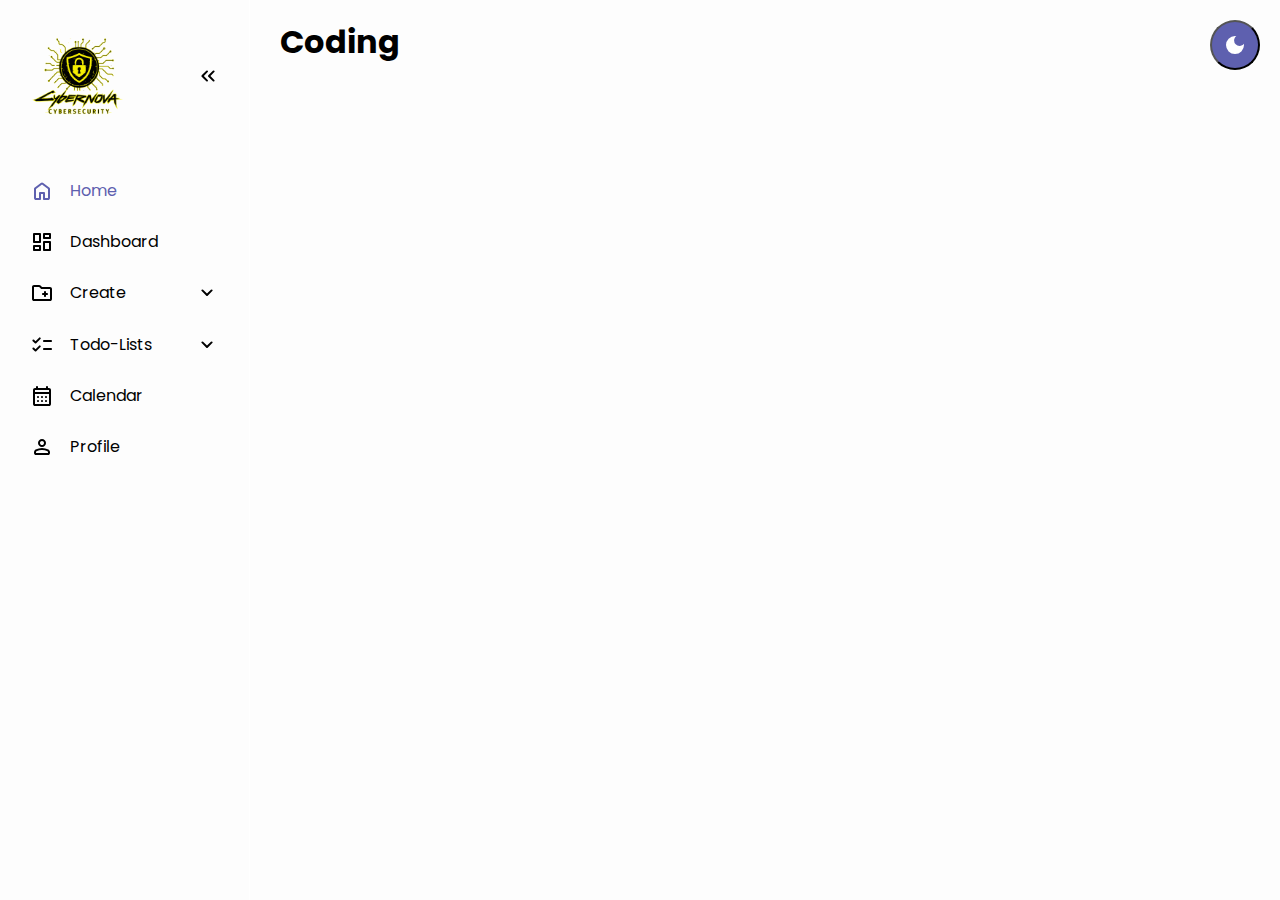
<file: Coding.html>
<!DOCTYPE html>
<html lang="en">
<head>
  <meta charset="UTF-8">
  <meta name="viewport" content="width=device-width, initial-scale=1.0">
  <title>Home</title>
  <link rel="stylesheet" href="style.css">
  <script type="text/javascript" src="app.js" defer></script>
   
</head>
<body>
  
  <button id="theme-switch" class="main">
      <svg xmlns="http://www.w3.org/2000/svg" height="24px" viewBox="0 -960 960 960" width="24px"><path d="M480-120q-150 0-255-105T120-480q0-150 105-255t255-105q14 0 27.5 1t26.5 3q-41 29-65.5 75.5T444-660q0 90 63 153t153 63q55 0 101-24.5t75-65.5q2 13 3 26.5t1 27.5q0 150-105 255T480-120Z"/></svg>
      <svg xmlns="http://www.w3.org/2000/svg" height="24px" viewBox="0 -960 960 960" width="24px"><path d="M480-280q-83 0-141.5-58.5T280-480q0-83 58.5-141.5T480-680q83 0 141.5 58.5T680-480q0 83-58.5 141.5T480-280ZM200-440H40v-80h160v80Zm720 0H760v-80h160v80ZM440-760v-160h80v160h-80Zm0 720v-160h80v160h-80ZM256-650l-101-97 57-59 96 100-52 56Zm492 496-97-101 53-55 101 97-57 59Zm-98-550 97-101 59 57-100 96-56-52ZM154-212l101-97 55 53-97 101-59-57Z"/></svg>
    </button>
    <nav id="sidebar">
    <ul>
      <li>
        <span class="logo"><a href="index.html"><img src="imagini/CYBERNOVA.png" style="height: 90px; width: 140px;"></a></span>
        <button onclick=toggleSidebar() id="toggle-btn">
          <svg xmlns="http://www.w3.org/2000/svg" height="24px" viewBox="0 -960 960 960" width="24px" fill="#e8eaed"><path d="m313-480 155 156q11 11 11.5 27.5T468-268q-11 11-28 11t-28-11L228-452q-6-6-8.5-13t-2.5-15q0-8 2.5-15t8.5-13l184-184q11-11 27.5-11.5T468-692q11 11 11 28t-11 28L313-480Zm264 0 155 156q11 11 11.5 27.5T732-268q-11 11-28 11t-28-11L492-452q-6-6-8.5-13t-2.5-15q0-8 2.5-15t8.5-13l184-184q11-11 27.5-11.5T732-692q11 11 11 28t-11 28L577-480Z"/></svg>
        </button>
        </li>
      <li class="active">
        <a href="index.html">
          <svg xmlns="http://www.w3.org/2000/svg" height="24px" viewBox="0 -960 960 960" width="24px" fill="#e8eaed"><path d="M240-200h120v-200q0-17 11.5-28.5T400-440h160q17 0 28.5 11.5T600-400v200h120v-360L480-740 240-560v360Zm-80 0v-360q0-19 8.5-36t23.5-28l240-180q21-16 48-16t48 16l240 180q15 11 23.5 28t8.5 36v360q0 33-23.5 56.5T720-120H560q-17 0-28.5-11.5T520-160v-200h-80v200q0 17-11.5 28.5T400-120H240q-33 0-56.5-23.5T160-200Zm320-270Z"/></svg>
                    <span>Home</span>
        </a>
      </li>
      <li>
        <a href="dashboard.html">
          <svg xmlns="http://www.w3.org/2000/svg" height="24px" viewBox="0 -960 960 960" width="24px" fill="#e8eaed"><path d="M520-640v-160q0-17 11.5-28.5T560-840h240q17 0 28.5 11.5T840-800v160q0 17-11.5 28.5T800-600H560q-17 0-28.5-11.5T520-640ZM120-480v-320q0-17 11.5-28.5T160-840h240q17 0 28.5 11.5T440-800v320q0 17-11.5 28.5T400-440H160q-17 0-28.5-11.5T120-480Zm400 320v-320q0-17 11.5-28.5T560-520h240q17 0 28.5 11.5T840-480v320q0 17-11.5 28.5T800-120H560q-17 0-28.5-11.5T520-160Zm-400 0v-160q0-17 11.5-28.5T160-360h240q17 0 28.5 11.5T440-320v160q0 17-11.5 28.5T400-120H160q-17 0-28.5-11.5T120-160Zm80-360h160v-240H200v240Zm400 320h160v-240H600v240Zm0-480h160v-80H600v80ZM200-200h160v-80H200v80Zm160-320Zm240-160Zm0 240ZM360-280Z"/></svg>
          <span>Dashboard</span>
        </a>
      </li>
      <li>
        <button onclick=toggleSubMenu(this) class="dropdown-btn">
          <svg xmlns="http://www.w3.org/2000/svg" height="24px" viewBox="0 -960 960 960" width="24px" fill="#e8eaed"><path d="M160-160q-33 0-56.5-23.5T80-240v-480q0-33 23.5-56.5T160-800h207q16 0 30.5 6t25.5 17l57 57h320q33 0 56.5 23.5T880-640v400q0 33-23.5 56.5T800-160H160Zm0-80h640v-400H447l-80-80H160v480Zm0 0v-480 480Zm400-160v40q0 17 11.5 28.5T600-320q17 0 28.5-11.5T640-360v-40h40q17 0 28.5-11.5T720-440q0-17-11.5-28.5T680-480h-40v-40q0-17-11.5-28.5T600-560q-17 0-28.5 11.5T560-520v40h-40q-17 0-28.5 11.5T480-440q0 17 11.5 28.5T520-400h40Z"/></svg>
          <span>Create</span>
          <svg xmlns="http://www.w3.org/2000/svg" height="24px" viewBox="0 -960 960 960" width="24px" fill="#e8eaed"><path d="M480-361q-8 0-15-2.5t-13-8.5L268-556q-11-11-11-28t11-28q11-11 28-11t28 11l156 156 156-156q11-11 28-11t28 11q11 11 11 28t-11 28L508-372q-6 6-13 8.5t-15 2.5Z"/></svg>
        </button>
        <ul class="sub-menu">
          <div>
            <li><a href="Folder.html">Folder</a></li>
            <li><a href="Document.html">Document</a></li>
            <li><a href="Project.html">Project</a></li>
            
          </div>
        </ul>
      </li>
      <li>
        <button onclick=toggleSubMenu(this) class="dropdown-btn">
          <svg xmlns="http://www.w3.org/2000/svg" height="24px" viewBox="0 -960 960 960" width="24px" fill="#e8eaed"><path d="m221-313 142-142q12-12 28-11.5t28 12.5q11 12 11 28t-11 28L250-228q-12 12-28 12t-28-12l-86-86q-11-11-11-28t11-28q11-11 28-11t28 11l57 57Zm0-320 142-142q12-12 28-11.5t28 12.5q11 12 11 28t-11 28L250-548q-12 12-28 12t-28-12l-86-86q-11-11-11-28t11-28q11-11 28-11t28 11l57 57Zm339 353q-17 0-28.5-11.5T520-320q0-17 11.5-28.5T560-360h280q17 0 28.5 11.5T880-320q0 17-11.5 28.5T840-280H560Zm0-320q-17 0-28.5-11.5T520-640q0-17 11.5-28.5T560-680h280q17 0 28.5 11.5T880-640q0 17-11.5 28.5T840-600H560Z"/></svg>
          <span>Todo-Lists</span>
          <svg xmlns="http://www.w3.org/2000/svg" height="24px" viewBox="0 -960 960 960" width="24px" fill="#e8eaed"><path d="M480-361q-8 0-15-2.5t-13-8.5L268-556q-11-11-11-28t11-28q11-11 28-11t28 11l156 156 156-156q11-11 28-11t28 11q11 11 11 28t-11 28L508-372q-6 6-13 8.5t-15 2.5Z"/></svg>
        </button>
        <ul class="sub-menu">
          <div>
            <li><a href="Work.html">Work</a></li>
            <li><a href="Private.html">Private</a></li>
            <li><a href="Coding.html">Coding</a></li>
            <li><a href="School.html">School</a></li>
          </div>
        </ul>
      </li>
      <li>
        <a href="calendar.html">
          <svg xmlns="http://www.w3.org/2000/svg" height="24px" viewBox="0 -960 960 960" width="24px" fill="#e8eaed"><path d="M200-80q-33 0-56.5-23.5T120-160v-560q0-33 23.5-56.5T200-800h40v-40q0-17 11.5-28.5T280-880q17 0 28.5 11.5T320-840v40h320v-40q0-17 11.5-28.5T680-880q17 0 28.5 11.5T720-840v40h40q33 0 56.5 23.5T840-720v560q0 33-23.5 56.5T760-80H200Zm0-80h560v-400H200v400Zm0-480h560v-80H200v80Zm0 0v-80 80Zm280 240q-17 0-28.5-11.5T440-440q0-17 11.5-28.5T480-480q17 0 28.5 11.5T520-440q0 17-11.5 28.5T480-400Zm-160 0q-17 0-28.5-11.5T280-440q0-17 11.5-28.5T320-480q17 0 28.5 11.5T360-440q0 17-11.5 28.5T320-400Zm320 0q-17 0-28.5-11.5T600-440q0-17 11.5-28.5T640-480q17 0 28.5 11.5T680-440q0 17-11.5 28.5T640-400ZM480-240q-17 0-28.5-11.5T440-280q0-17 11.5-28.5T480-320q17 0 28.5 11.5T520-280q0 17-11.5 28.5T480-240Zm-160 0q-17 0-28.5-11.5T280-280q0-17 11.5-28.5T320-320q17 0 28.5 11.5T360-280q0 17-11.5 28.5T320-240Zm320 0q-17 0-28.5-11.5T600-280q0-17 11.5-28.5T640-320q17 0 28.5 11.5T680-280q0 17-11.5 28.5T640-240Z"/></svg>
          <span>Calendar</span>
        </a>
      </li>
      <li>
        <a href="profile.html">
          <svg xmlns="http://www.w3.org/2000/svg" height="24px" viewBox="0 -960 960 960" width="24px" fill="#e8eaed"><path d="M480-480q-66 0-113-47t-47-113q0-66 47-113t113-47q66 0 113 47t47 113q0 66-47 113t-113 47ZM160-240v-32q0-34 17.5-62.5T224-378q62-31 126-46.5T480-440q66 0 130 15.5T736-378q29 15 46.5 43.5T800-272v32q0 33-23.5 56.5T720-160H240q-33 0-56.5-23.5T160-240Zm80 0h480v-32q0-11-5.5-20T700-306q-54-27-109-40.5T480-360q-56 0-111 13.5T260-306q-9 5-14.5 14t-5.5 20v32Zm240-320q33 0 56.5-23.5T560-640q0-33-23.5-56.5T480-720q-33 0-56.5 23.5T400-640q0 33 23.5 56.5T480-560Zm0-80Zm0 400Z"/></svg>
          <span>Profile</span>
        </a>
        
      </li>
    </ul>
  </nav>
  <main>
    <h1>Coding</h1>
  </main>
</body>
</html>
</file>
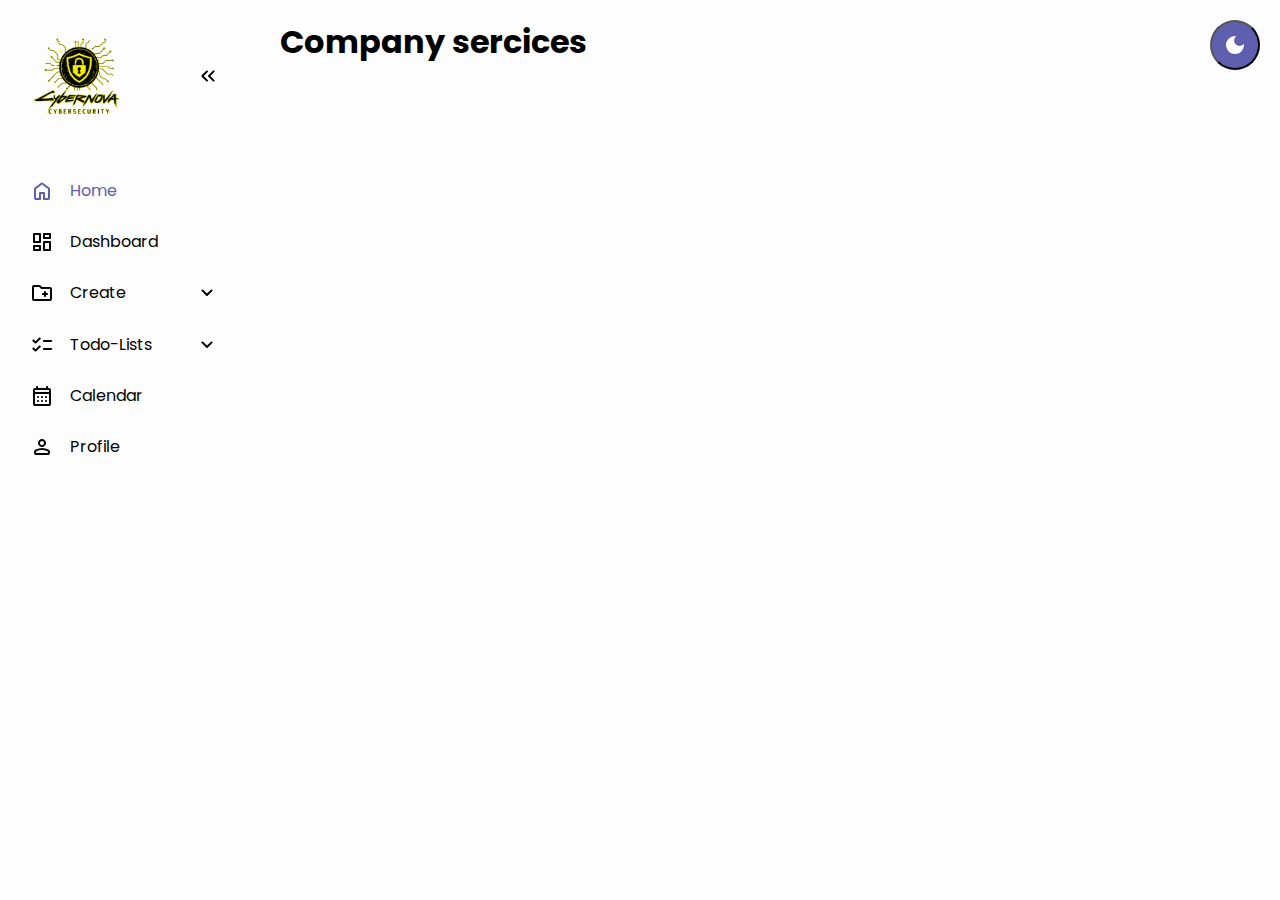
<file: compani services.html>
<!DOCTYPE html>
<html lang="en">
<head>
  <meta charset="UTF-8">
  <meta name="viewport" content="width=device-width, initial-scale=1.0">
  <title>Home</title>
  <link rel="stylesheet" href="style.css">
  <script type="text/javascript" src="app.js" defer></script>
   
</head>
<body>
  
  <button id="theme-switch" class="main">
      <svg xmlns="http://www.w3.org/2000/svg" height="24px" viewBox="0 -960 960 960" width="24px"><path d="M480-120q-150 0-255-105T120-480q0-150 105-255t255-105q14 0 27.5 1t26.5 3q-41 29-65.5 75.5T444-660q0 90 63 153t153 63q55 0 101-24.5t75-65.5q2 13 3 26.5t1 27.5q0 150-105 255T480-120Z"/></svg>
      <svg xmlns="http://www.w3.org/2000/svg" height="24px" viewBox="0 -960 960 960" width="24px"><path d="M480-280q-83 0-141.5-58.5T280-480q0-83 58.5-141.5T480-680q83 0 141.5 58.5T680-480q0 83-58.5 141.5T480-280ZM200-440H40v-80h160v80Zm720 0H760v-80h160v80ZM440-760v-160h80v160h-80Zm0 720v-160h80v160h-80ZM256-650l-101-97 57-59 96 100-52 56Zm492 496-97-101 53-55 101 97-57 59Zm-98-550 97-101 59 57-100 96-56-52ZM154-212l101-97 55 53-97 101-59-57Z"/></svg>
    </button>
    <nav id="sidebar">
    <ul>
      <li>
        <span class="logo"><a href="index.html"><img src="imagini/CYBERNOVA.png" style="height: 90px; width: 140px;"></a></span>
        <button onclick=toggleSidebar() id="toggle-btn">
          <svg xmlns="http://www.w3.org/2000/svg" height="24px" viewBox="0 -960 960 960" width="24px" fill="#e8eaed"><path d="m313-480 155 156q11 11 11.5 27.5T468-268q-11 11-28 11t-28-11L228-452q-6-6-8.5-13t-2.5-15q0-8 2.5-15t8.5-13l184-184q11-11 27.5-11.5T468-692q11 11 11 28t-11 28L313-480Zm264 0 155 156q11 11 11.5 27.5T732-268q-11 11-28 11t-28-11L492-452q-6-6-8.5-13t-2.5-15q0-8 2.5-15t8.5-13l184-184q11-11 27.5-11.5T732-692q11 11 11 28t-11 28L577-480Z"/></svg>
        </button>
        </li>
      <li class="active">
        <a href="index.html">
          <svg xmlns="http://www.w3.org/2000/svg" height="24px" viewBox="0 -960 960 960" width="24px" fill="#e8eaed"><path d="M240-200h120v-200q0-17 11.5-28.5T400-440h160q17 0 28.5 11.5T600-400v200h120v-360L480-740 240-560v360Zm-80 0v-360q0-19 8.5-36t23.5-28l240-180q21-16 48-16t48 16l240 180q15 11 23.5 28t8.5 36v360q0 33-23.5 56.5T720-120H560q-17 0-28.5-11.5T520-160v-200h-80v200q0 17-11.5 28.5T400-120H240q-33 0-56.5-23.5T160-200Zm320-270Z"/></svg>
                    <span>Home</span>
        </a>
      </li>
      <li>
        <a href="dashboard.html">
          <svg xmlns="http://www.w3.org/2000/svg" height="24px" viewBox="0 -960 960 960" width="24px" fill="#e8eaed"><path d="M520-640v-160q0-17 11.5-28.5T560-840h240q17 0 28.5 11.5T840-800v160q0 17-11.5 28.5T800-600H560q-17 0-28.5-11.5T520-640ZM120-480v-320q0-17 11.5-28.5T160-840h240q17 0 28.5 11.5T440-800v320q0 17-11.5 28.5T400-440H160q-17 0-28.5-11.5T120-480Zm400 320v-320q0-17 11.5-28.5T560-520h240q17 0 28.5 11.5T840-480v320q0 17-11.5 28.5T800-120H560q-17 0-28.5-11.5T520-160Zm-400 0v-160q0-17 11.5-28.5T160-360h240q17 0 28.5 11.5T440-320v160q0 17-11.5 28.5T400-120H160q-17 0-28.5-11.5T120-160Zm80-360h160v-240H200v240Zm400 320h160v-240H600v240Zm0-480h160v-80H600v80ZM200-200h160v-80H200v80Zm160-320Zm240-160Zm0 240ZM360-280Z"/></svg>
          <span>Dashboard</span>
        </a>
      </li>
      <li>
        <button onclick=toggleSubMenu(this) class="dropdown-btn">
          <svg xmlns="http://www.w3.org/2000/svg" height="24px" viewBox="0 -960 960 960" width="24px" fill="#e8eaed"><path d="M160-160q-33 0-56.5-23.5T80-240v-480q0-33 23.5-56.5T160-800h207q16 0 30.5 6t25.5 17l57 57h320q33 0 56.5 23.5T880-640v400q0 33-23.5 56.5T800-160H160Zm0-80h640v-400H447l-80-80H160v480Zm0 0v-480 480Zm400-160v40q0 17 11.5 28.5T600-320q17 0 28.5-11.5T640-360v-40h40q17 0 28.5-11.5T720-440q0-17-11.5-28.5T680-480h-40v-40q0-17-11.5-28.5T600-560q-17 0-28.5 11.5T560-520v40h-40q-17 0-28.5 11.5T480-440q0 17 11.5 28.5T520-400h40Z"/></svg>
          <span>Create</span>
          <svg xmlns="http://www.w3.org/2000/svg" height="24px" viewBox="0 -960 960 960" width="24px" fill="#e8eaed"><path d="M480-361q-8 0-15-2.5t-13-8.5L268-556q-11-11-11-28t11-28q11-11 28-11t28 11l156 156 156-156q11-11 28-11t28 11q11 11 11 28t-11 28L508-372q-6 6-13 8.5t-15 2.5Z"/></svg>
        </button>
        <ul class="sub-menu">
          <div>
            <li><a href="Folder.html">Folder</a></li>
            <li><a href="Document.html">Document</a></li>
            <li><a href="Project.html">Project</a></li>
            
          </div>
        </ul>
      </li>
      <li>
        <button onclick=toggleSubMenu(this) class="dropdown-btn">
          <svg xmlns="http://www.w3.org/2000/svg" height="24px" viewBox="0 -960 960 960" width="24px" fill="#e8eaed"><path d="m221-313 142-142q12-12 28-11.5t28 12.5q11 12 11 28t-11 28L250-228q-12 12-28 12t-28-12l-86-86q-11-11-11-28t11-28q11-11 28-11t28 11l57 57Zm0-320 142-142q12-12 28-11.5t28 12.5q11 12 11 28t-11 28L250-548q-12 12-28 12t-28-12l-86-86q-11-11-11-28t11-28q11-11 28-11t28 11l57 57Zm339 353q-17 0-28.5-11.5T520-320q0-17 11.5-28.5T560-360h280q17 0 28.5 11.5T880-320q0 17-11.5 28.5T840-280H560Zm0-320q-17 0-28.5-11.5T520-640q0-17 11.5-28.5T560-680h280q17 0 28.5 11.5T880-640q0 17-11.5 28.5T840-600H560Z"/></svg>
          <span>Todo-Lists</span>
          <svg xmlns="http://www.w3.org/2000/svg" height="24px" viewBox="0 -960 960 960" width="24px" fill="#e8eaed"><path d="M480-361q-8 0-15-2.5t-13-8.5L268-556q-11-11-11-28t11-28q11-11 28-11t28 11l156 156 156-156q11-11 28-11t28 11q11 11 11 28t-11 28L508-372q-6 6-13 8.5t-15 2.5Z"/></svg>
        </button>
        <ul class="sub-menu">
          <div>
            <li><a href="Work.html">Work</a></li>
            <li><a href="Private.html">Private</a></li>
            <li><a href="Coding.html">Coding</a></li>
            <li><a href="School.html">School</a></li>
          </div>
        </ul>
      </li>
      <li>
        <a href="calendar.html">
          <svg xmlns="http://www.w3.org/2000/svg" height="24px" viewBox="0 -960 960 960" width="24px" fill="#e8eaed"><path d="M200-80q-33 0-56.5-23.5T120-160v-560q0-33 23.5-56.5T200-800h40v-40q0-17 11.5-28.5T280-880q17 0 28.5 11.5T320-840v40h320v-40q0-17 11.5-28.5T680-880q17 0 28.5 11.5T720-840v40h40q33 0 56.5 23.5T840-720v560q0 33-23.5 56.5T760-80H200Zm0-80h560v-400H200v400Zm0-480h560v-80H200v80Zm0 0v-80 80Zm280 240q-17 0-28.5-11.5T440-440q0-17 11.5-28.5T480-480q17 0 28.5 11.5T520-440q0 17-11.5 28.5T480-400Zm-160 0q-17 0-28.5-11.5T280-440q0-17 11.5-28.5T320-480q17 0 28.5 11.5T360-440q0 17-11.5 28.5T320-400Zm320 0q-17 0-28.5-11.5T600-440q0-17 11.5-28.5T640-480q17 0 28.5 11.5T680-440q0 17-11.5 28.5T640-400ZM480-240q-17 0-28.5-11.5T440-280q0-17 11.5-28.5T480-320q17 0 28.5 11.5T520-280q0 17-11.5 28.5T480-240Zm-160 0q-17 0-28.5-11.5T280-280q0-17 11.5-28.5T320-320q17 0 28.5 11.5T360-280q0 17-11.5 28.5T320-240Zm320 0q-17 0-28.5-11.5T600-280q0-17 11.5-28.5T640-320q17 0 28.5 11.5T680-280q0 17-11.5 28.5T640-240Z"/></svg>
          <span>Calendar</span>
        </a>
      </li>
      <li>
        <a href="profile.html">
          <svg xmlns="http://www.w3.org/2000/svg" height="24px" viewBox="0 -960 960 960" width="24px" fill="#e8eaed"><path d="M480-480q-66 0-113-47t-47-113q0-66 47-113t113-47q66 0 113 47t47 113q0 66-47 113t-113 47ZM160-240v-32q0-34 17.5-62.5T224-378q62-31 126-46.5T480-440q66 0 130 15.5T736-378q29 15 46.5 43.5T800-272v32q0 33-23.5 56.5T720-160H240q-33 0-56.5-23.5T160-240Zm80 0h480v-32q0-11-5.5-20T700-306q-54-27-109-40.5T480-360q-56 0-111 13.5T260-306q-9 5-14.5 14t-5.5 20v32Zm240-320q33 0 56.5-23.5T560-640q0-33-23.5-56.5T480-720q-33 0-56.5 23.5T400-640q0 33 23.5 56.5T480-560Zm0-80Zm0 400Z"/></svg>
          <span>Profile</span>
        </a>
        
      </li>
    </ul>
  </nav>
  <main>
    <h1>Company sercices</h1>
  </main>
</body>
</html>
</file>
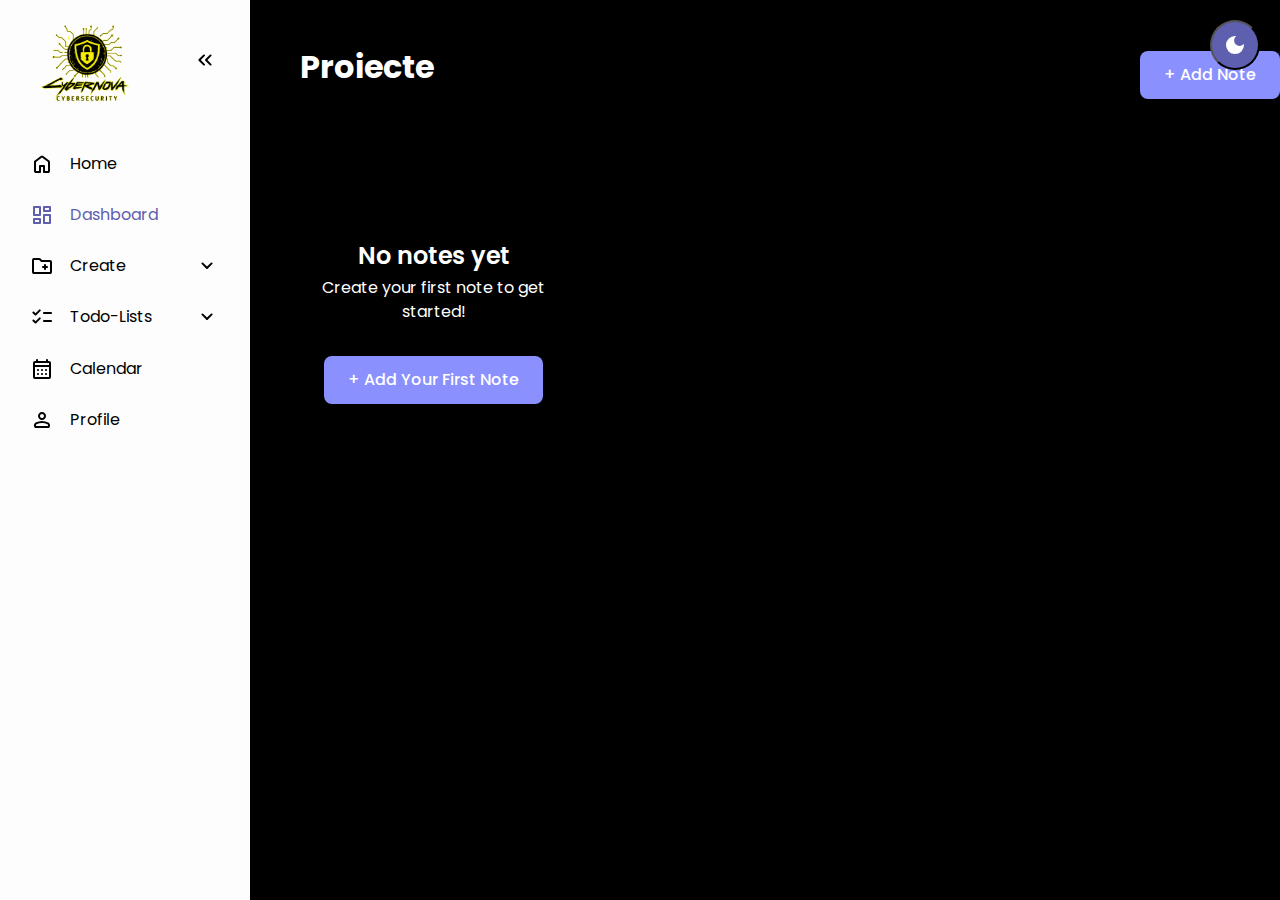
<file: dashboard.html>
<!DOCTYPE html>
<html lang="en">
<head>
  <meta charset="UTF-8">
  <meta name="viewport" content="width=device-width, initial-scale=1.0">
  <title>Dashboard</title>
  <link rel="stylesheet" href="style.css">
  <script type="text/javascript" src="app.js" defer></script>
  <link rel="stylesheet" href="style3.css">
  <script src="app2.js" defer></script>
  </head>
<body>
     <nav id="sidebar">
    <ul>
      <li>
        <span class="logo"><img src="imagini/CYBERNOVA.png" style="height: 90px; width: 140px;"></span>
        <button onclick=toggleSidebar() id="toggle-btn">
          <svg xmlns="http://www.w3.org/2000/svg" height="24px" viewBox="0 -960 960 960" width="24px" fill="#e8eaed"><path d="m313-480 155 156q11 11 11.5 27.5T468-268q-11 11-28 11t-28-11L228-452q-6-6-8.5-13t-2.5-15q0-8 2.5-15t8.5-13l184-184q11-11 27.5-11.5T468-692q11 11 11 28t-11 28L313-480Zm264 0 155 156q11 11 11.5 27.5T732-268q-11 11-28 11t-28-11L492-452q-6-6-8.5-13t-2.5-15q0-8 2.5-15t8.5-13l184-184q11-11 27.5-11.5T732-692q11 11 11 28t-11 28L577-480Z"/></svg>
        </button>
      </li>
      <li>
        <a href="index.html">
          <svg xmlns="http://www.w3.org/2000/svg" height="24px" viewBox="0 -960 960 960" width="24px" fill="#e8eaed"><path d="M240-200h120v-200q0-17 11.5-28.5T400-440h160q17 0 28.5 11.5T600-400v200h120v-360L480-740 240-560v360Zm-80 0v-360q0-19 8.5-36t23.5-28l240-180q21-16 48-16t48 16l240 180q15 11 23.5 28t8.5 36v360q0 33-23.5 56.5T720-120H560q-17 0-28.5-11.5T520-160v-200h-80v200q0 17-11.5 28.5T400-120H240q-33 0-56.5-23.5T160-200Zm320-270Z"/></svg>
          <span>Home</span>
        </a>
      </li>
      <li class="active">
        <a href="dashboard.html">
          <svg xmlns="http://www.w3.org/2000/svg" height="24px" viewBox="0 -960 960 960" width="24px" fill="#e8eaed"><path d="M520-640v-160q0-17 11.5-28.5T560-840h240q17 0 28.5 11.5T840-800v160q0 17-11.5 28.5T800-600H560q-17 0-28.5-11.5T520-640ZM120-480v-320q0-17 11.5-28.5T160-840h240q17 0 28.5 11.5T440-800v320q0 17-11.5 28.5T400-440H160q-17 0-28.5-11.5T120-480Zm400 320v-320q0-17 11.5-28.5T560-520h240q17 0 28.5 11.5T840-480v320q0 17-11.5 28.5T800-120H560q-17 0-28.5-11.5T520-160Zm-400 0v-160q0-17 11.5-28.5T160-360h240q17 0 28.5 11.5T440-320v160q0 17-11.5 28.5T400-120H160q-17 0-28.5-11.5T120-160Zm80-360h160v-240H200v240Zm400 320h160v-240H600v240Zm0-480h160v-80H600v80ZM200-200h160v-80H200v80Zm160-320Zm240-160Zm0 240ZM360-280Z"/></svg>
          <span>Dashboard</span>
        </a>
      </li>
      <li>
        <button onclick=toggleSubMenu(this) class="dropdown-btn">
          <svg xmlns="http://www.w3.org/2000/svg" height="24px" viewBox="0 -960 960 960" width="24px" fill="#e8eaed"><path d="M160-160q-33 0-56.5-23.5T80-240v-480q0-33 23.5-56.5T160-800h207q16 0 30.5 6t25.5 17l57 57h320q33 0 56.5 23.5T880-640v400q0 33-23.5 56.5T800-160H160Zm0-80h640v-400H447l-80-80H160v480Zm0 0v-480 480Zm400-160v40q0 17 11.5 28.5T600-320q17 0 28.5-11.5T640-360v-40h40q17 0 28.5-11.5T720-440q0-17-11.5-28.5T680-480h-40v-40q0-17-11.5-28.5T600-560q-17 0-28.5 11.5T560-520v40h-40q-17 0-28.5 11.5T480-440q0 17 11.5 28.5T520-400h40Z"/></svg>
          <span>Create</span>
          <svg xmlns="http://www.w3.org/2000/svg" height="24px" viewBox="0 -960 960 960" width="24px" fill="#e8eaed"><path d="M480-361q-8 0-15-2.5t-13-8.5L268-556q-11-11-11-28t11-28q11-11 28-11t28 11l156 156 156-156q11-11 28-11t28 11q11 11 11 28t-11 28L508-372q-6 6-13 8.5t-15 2.5Z"/></svg>
        </button>
        <ul class="sub-menu">
          <div>
            <li><a href="#">Folder</a></li>
            <li><a href="#">Document</a></li>
            <li><a href="#">Project</a></li>
          </div>
        </ul>
      </li>
      <li>
        <button onclick=toggleSubMenu(this) class="dropdown-btn">
          <svg xmlns="http://www.w3.org/2000/svg" height="24px" viewBox="0 -960 960 960" width="24px" fill="#e8eaed"><path d="m221-313 142-142q12-12 28-11.5t28 12.5q11 12 11 28t-11 28L250-228q-12 12-28 12t-28-12l-86-86q-11-11-11-28t11-28q11-11 28-11t28 11l57 57Zm0-320 142-142q12-12 28-11.5t28 12.5q11 12 11 28t-11 28L250-548q-12 12-28 12t-28-12l-86-86q-11-11-11-28t11-28q11-11 28-11t28 11l57 57Zm339 353q-17 0-28.5-11.5T520-320q0-17 11.5-28.5T560-360h280q17 0 28.5 11.5T880-320q0 17-11.5 28.5T840-280H560Zm0-320q-17 0-28.5-11.5T520-640q0-17 11.5-28.5T560-680h280q17 0 28.5 11.5T880-640q0 17-11.5 28.5T840-600H560Z"/></svg>
          <span>Todo-Lists</span>
          <svg xmlns="http://www.w3.org/2000/svg" height="24px" viewBox="0 -960 960 960" width="24px" fill="#e8eaed"><path d="M480-361q-8 0-15-2.5t-13-8.5L268-556q-11-11-11-28t11-28q11-11 28-11t28 11l156 156 156-156q11-11 28-11t28 11q11 11 11 28t-11 28L508-372q-6 6-13 8.5t-15 2.5Z"/></svg>
        </button>
        <ul class="sub-menu">
          <div>
            <li><a href="#">Work</a></li>
            <li><a href="#">Private</a></li>
            <li><a href="#">Coding</a></li>
            <li><a href="#">Gardening</a></li>
            <li><a href="#">School</a></li>
          </div>
        </ul>
      </li>
      <li>
        <a href="calendar.html">
          <svg xmlns="http://www.w3.org/2000/svg" height="24px" viewBox="0 -960 960 960" width="24px" fill="#e8eaed"><path d="M200-80q-33 0-56.5-23.5T120-160v-560q0-33 23.5-56.5T200-800h40v-40q0-17 11.5-28.5T280-880q17 0 28.5 11.5T320-840v40h320v-40q0-17 11.5-28.5T680-880q17 0 28.5 11.5T720-840v40h40q33 0 56.5 23.5T840-720v560q0 33-23.5 56.5T760-80H200Zm0-80h560v-400H200v400Zm0-480h560v-80H200v80Zm0 0v-80 80Zm280 240q-17 0-28.5-11.5T440-440q0-17 11.5-28.5T480-480q17 0 28.5 11.5T520-440q0 17-11.5 28.5T480-400Zm-160 0q-17 0-28.5-11.5T280-440q0-17 11.5-28.5T320-480q17 0 28.5 11.5T360-440q0 17-11.5 28.5T320-400Zm320 0q-17 0-28.5-11.5T600-440q0-17 11.5-28.5T640-480q17 0 28.5 11.5T680-440q0 17-11.5 28.5T640-400ZM480-240q-17 0-28.5-11.5T440-280q0-17 11.5-28.5T480-320q17 0 28.5 11.5T520-280q0 17-11.5 28.5T480-240Zm-160 0q-17 0-28.5-11.5T280-280q0-17 11.5-28.5T320-320q17 0 28.5 11.5T360-280q0 17-11.5 28.5T320-240Zm320 0q-17 0-28.5-11.5T600-280q0-17 11.5-28.5T640-320q17 0 28.5 11.5T680-280q0 17-11.5 28.5T640-240Z"/></svg>
          <span>Calendar</span>
        </a>
      </li>
      <li>
        <a href="profile.html">
          <svg xmlns="http://www.w3.org/2000/svg" height="24px" viewBox="0 -960 960 960" width="24px" fill="#e8eaed"><path d="M480-480q-66 0-113-47t-47-113q0-66 47-113t113-47q66 0 113 47t47 113q0 66-47 113t-113 47ZM160-240v-32q0-34 17.5-62.5T224-378q62-31 126-46.5T480-440q66 0 130 15.5T736-378q29 15 46.5 43.5T800-272v32q0 33-23.5 56.5T720-160H240q-33 0-56.5-23.5T160-240Zm80 0h480v-32q0-11-5.5-20T700-306q-54-27-109-40.5T480-360q-56 0-111 13.5T260-306q-9 5-14.5 14t-5.5 20v32Zm240-320q33 0 56.5-23.5T560-640q0-33-23.5-56.5T480-720q-33 0-56.5 23.5T400-640q0 33 23.5 56.5T480-560Zm0-80Zm0 400Z"/></svg>
          <span>Profile</span>
        </a>
      </li>
    </ul>
    
  </nav>
  
  <div>
   <header>
    <h1>Proiecte</h1>
    <div>
      <button class="add-note-btn" onclick="openNoteDialog()">+ Add Note</button>
      <!--<button id="themeToggleBtn" class="theme-toggle-btn">🌙</button>!---->
      <button id="theme-switch" class="main">
      <svg xmlns="http://www.w3.org/2000/svg" height="24px" viewBox="0 -960 960 960" width="24px"><path d="M480-120q-150 0-255-105T120-480q0-150 105-255t255-105q14 0 27.5 1t26.5 3q-41 29-65.5 75.5T444-660q0 90 63 153t153 63q55 0 101-24.5t75-65.5q2 13 3 26.5t1 27.5q0 150-105 255T480-120Z"/></svg>
      <svg xmlns="http://www.w3.org/2000/svg" height="24px" viewBox="0 -960 960 960" width="24px"><path d="M480-280q-83 0-141.5-58.5T280-480q0-83 58.5-141.5T480-680q83 0 141.5 58.5T680-480q0 83-58.5 141.5T480-280ZM200-440H40v-80h160v80Zm720 0H760v-80h160v80ZM440-760v-160h80v160h-80Zm0 720v-160h80v160h-80ZM256-650l-101-97 57-59 96 100-52 56Zm492 496-97-101 53-55 101 97-57 59Zm-98-550 97-101 59 57-100 96-56-52ZM154-212l101-97 55 53-97 101-59-57Z"/></svg>
    </button>
    </div>
  </header>


  <main id="notesContainer" class="notes-grid">

  </main>

  <dialog id="noteDialog">
    <div class="dialog-content">
      <div class="dialog-header">
        <h2 class="dialog-title" id="dialogTitle">Add New Note</h2>
        <button class="close-btn" onclick="closeNoteDialog()">x</button>
      </div>

      <form id="noteForm">
        <div class="form-group">
          <label for="noteTitle" class="form-label">Title</label>
          <input type="text" id="noteTitle" class="form-input" placeholder="Enter note title..." required>
        </div>
        
        <div class="form-group">
          <label for="noteContent" class="form-label">Content</label>
          <textarea id="noteContent" class="form-textarea" placeholder="Write your note here..." required></textarea>
        </div>

        <div class="dialog-actions">
          <button type="button" class="cancel-btn" onclick="closeNoteDialog()">Cancel</button>
          <button type="submit" class="save-btn">Save Note</button>
        </div>
      </form>
    </div>
  </dialog>
  </div>
</body>
</html>
</file>
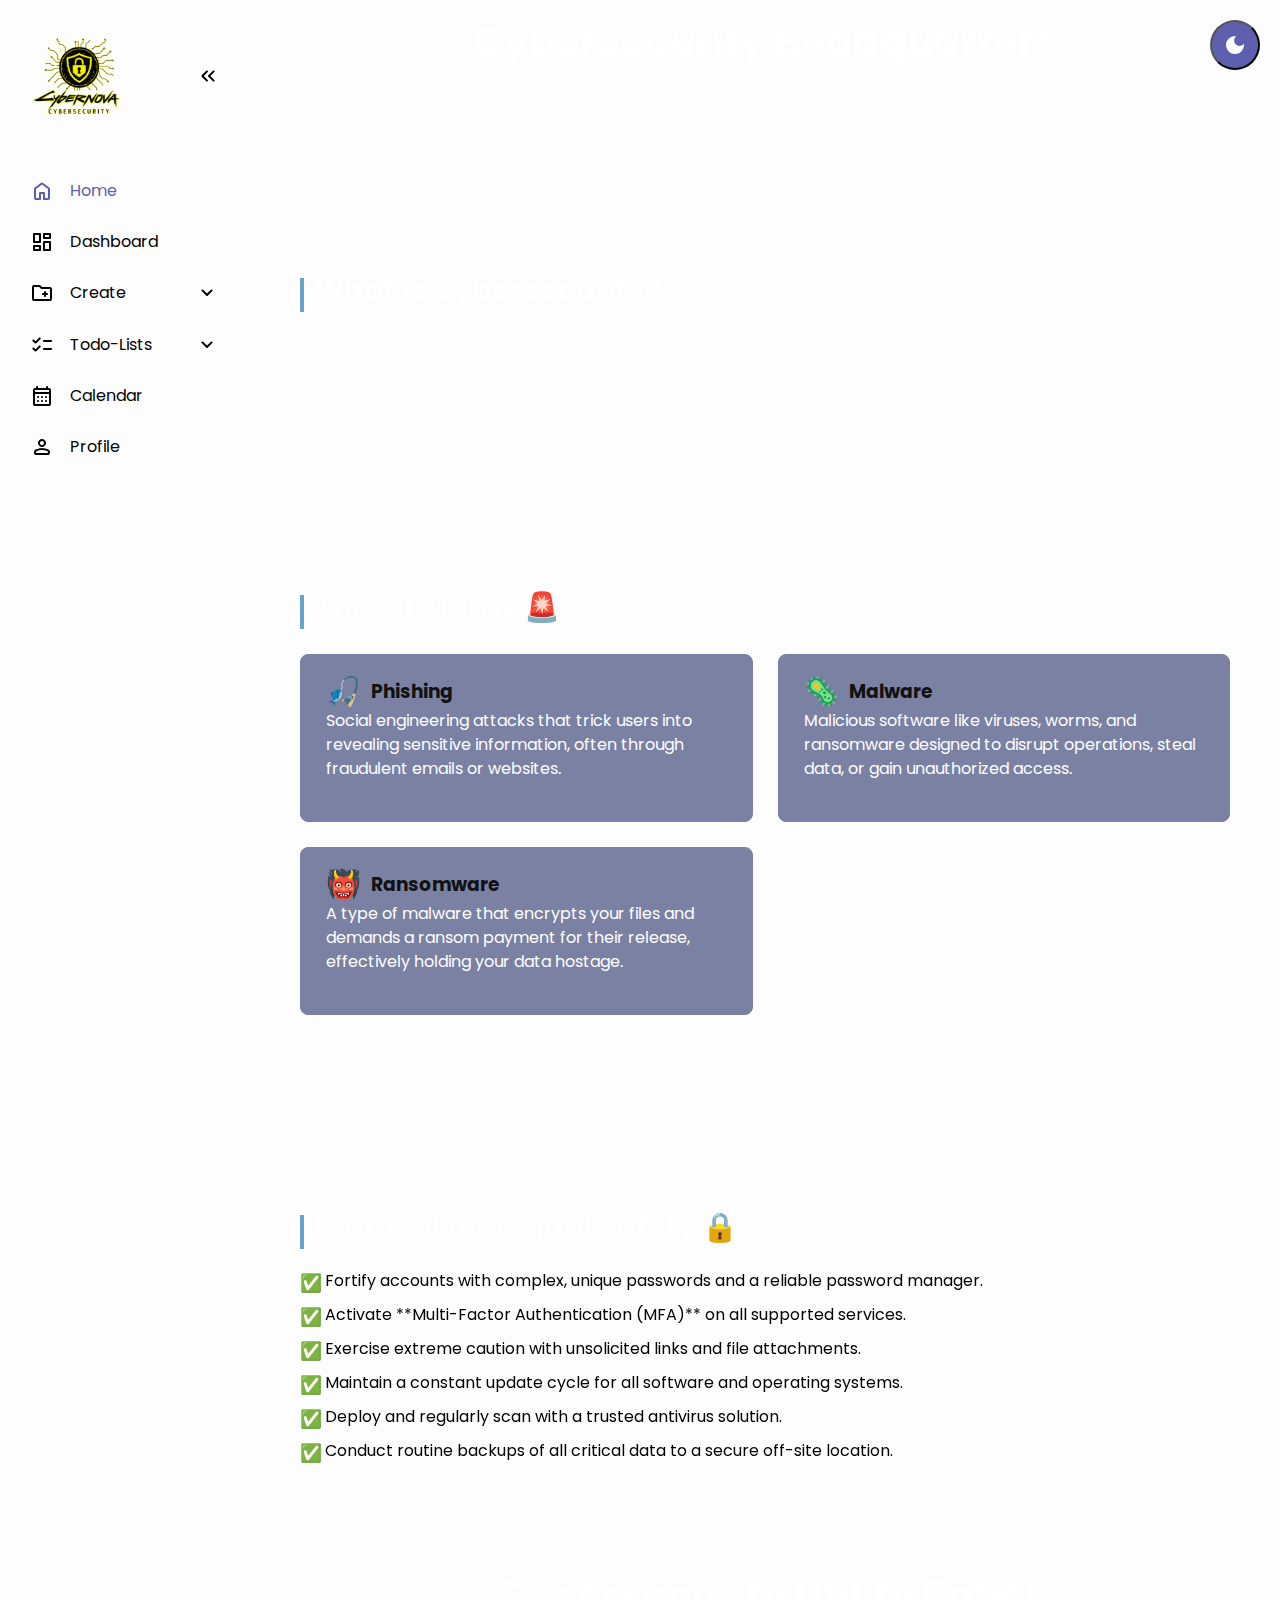
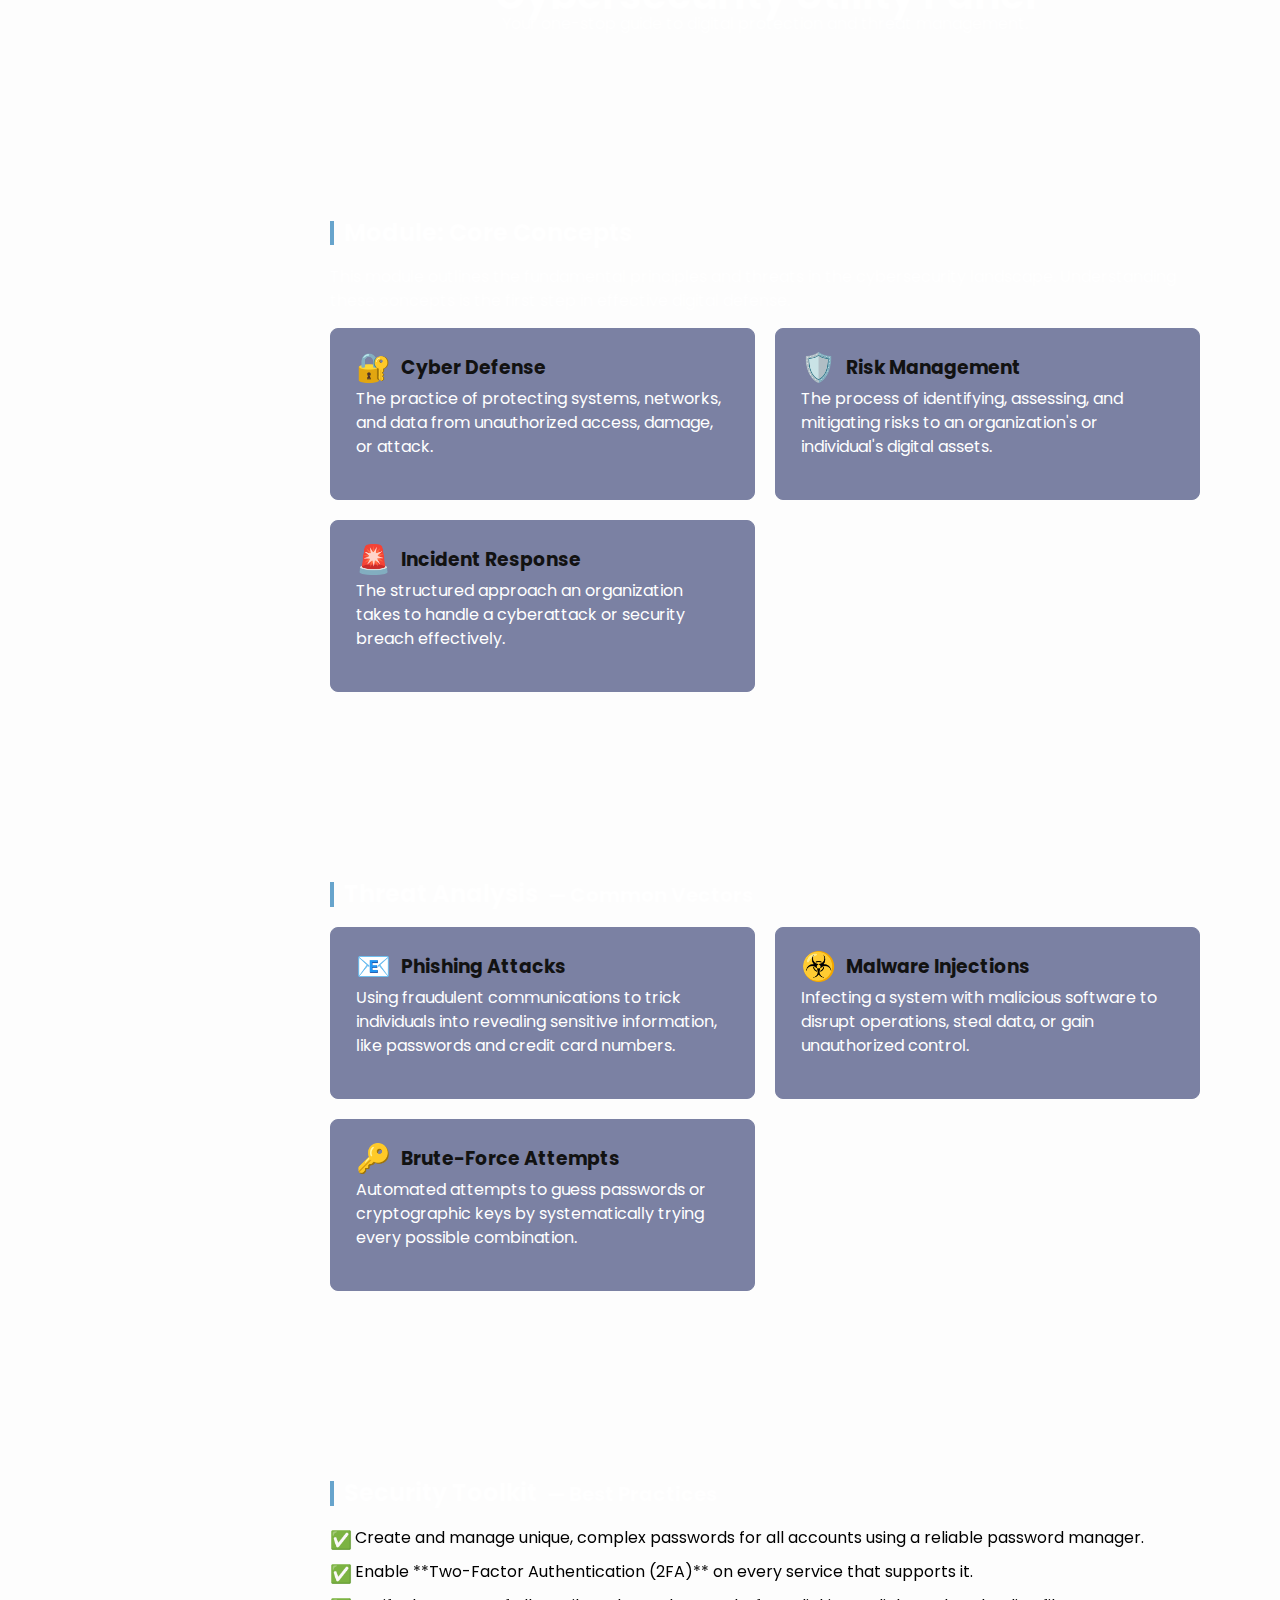
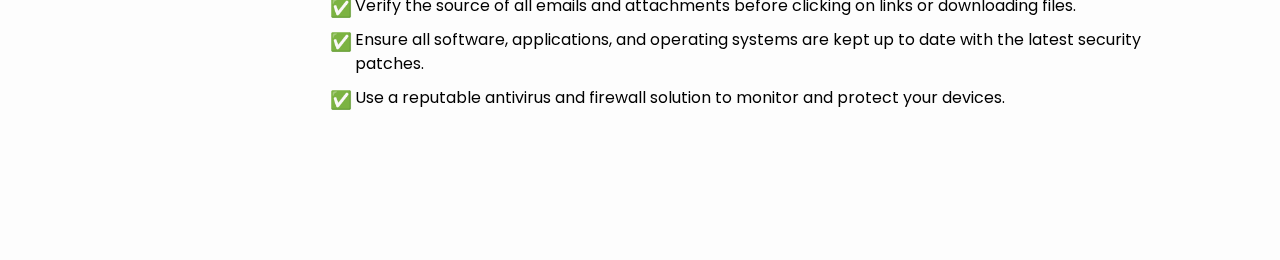
<file: Document.html>
<!DOCTYPE html>
<html lang="en">
<head>
  <meta charset="UTF-8">
  <meta name="viewport" content="width=device-width, initial-scale=1.0">
  <title>Home</title>
  <link rel="stylesheet" href="style.css">
  <link rel="stylesheet" href="style6.css">
  <script type="text/javascript" src="app.js" defer></script>
  
   
</head>
<body>
  
  <button id="theme-switch" class="main">
      <svg xmlns="http://www.w3.org/2000/svg" height="24px" viewBox="0 -960 960 960" width="24px"><path d="M480-120q-150 0-255-105T120-480q0-150 105-255t255-105q14 0 27.5 1t26.5 3q-41 29-65.5 75.5T444-660q0 90 63 153t153 63q55 0 101-24.5t75-65.5q2 13 3 26.5t1 27.5q0 150-105 255T480-120Z"/></svg>
      <svg xmlns="http://www.w3.org/2000/svg" height="24px" viewBox="0 -960 960 960" width="24px"><path d="M480-280q-83 0-141.5-58.5T280-480q0-83 58.5-141.5T480-680q83 0 141.5 58.5T680-480q0 83-58.5 141.5T480-280ZM200-440H40v-80h160v80Zm720 0H760v-80h160v80ZM440-760v-160h80v160h-80Zm0 720v-160h80v160h-80ZM256-650l-101-97 57-59 96 100-52 56Zm492 496-97-101 53-55 101 97-57 59Zm-98-550 97-101 59 57-100 96-56-52ZM154-212l101-97 55 53-97 101-59-57Z"/></svg>
    </button>
    <nav id="sidebar">
    <ul>
      <li>
        <span class="logo"><a href="index.html"><img src="imagini/CYBERNOVA.png" style="height: 90px; width: 140px;"></a></span>
        <button onclick=toggleSidebar() id="toggle-btn">
          <svg xmlns="http://www.w3.org/2000/svg" height="24px" viewBox="0 -960 960 960" width="24px" fill="#e8eaed"><path d="m313-480 155 156q11 11 11.5 27.5T468-268q-11 11-28 11t-28-11L228-452q-6-6-8.5-13t-2.5-15q0-8 2.5-15t8.5-13l184-184q11-11 27.5-11.5T468-692q11 11 11 28t-11 28L313-480Zm264 0 155 156q11 11 11.5 27.5T732-268q-11 11-28 11t-28-11L492-452q-6-6-8.5-13t-2.5-15q0-8 2.5-15t8.5-13l184-184q11-11 27.5-11.5T732-692q11 11 11 28t-11 28L577-480Z"/></svg>
        </button>
        </li>
      <li class="active">
        <a href="index.html">
          <svg xmlns="http://www.w3.org/2000/svg" height="24px" viewBox="0 -960 960 960" width="24px" fill="#e8eaed"><path d="M240-200h120v-200q0-17 11.5-28.5T400-440h160q17 0 28.5 11.5T600-400v200h120v-360L480-740 240-560v360Zm-80 0v-360q0-19 8.5-36t23.5-28l240-180q21-16 48-16t48 16l240 180q15 11 23.5 28t8.5 36v360q0 33-23.5 56.5T720-120H560q-17 0-28.5-11.5T520-160v-200h-80v200q0 17-11.5 28.5T400-120H240q-33 0-56.5-23.5T160-200Zm320-270Z"/></svg>
                    <span>Home</span>
        </a>
      </li>
      <li>
        <a href="dashboard.html">
          <svg xmlns="http://www.w3.org/2000/svg" height="24px" viewBox="0 -960 960 960" width="24px" fill="#e8eaed"><path d="M520-640v-160q0-17 11.5-28.5T560-840h240q17 0 28.5 11.5T840-800v160q0 17-11.5 28.5T800-600H560q-17 0-28.5-11.5T520-640ZM120-480v-320q0-17 11.5-28.5T160-840h240q17 0 28.5 11.5T440-800v320q0 17-11.5 28.5T400-440H160q-17 0-28.5-11.5T120-480Zm400 320v-320q0-17 11.5-28.5T560-520h240q17 0 28.5 11.5T840-480v320q0 17-11.5 28.5T800-120H560q-17 0-28.5-11.5T520-160Zm-400 0v-160q0-17 11.5-28.5T160-360h240q17 0 28.5 11.5T440-320v160q0 17-11.5 28.5T400-120H160q-17 0-28.5-11.5T120-160Zm80-360h160v-240H200v240Zm400 320h160v-240H600v240Zm0-480h160v-80H600v80ZM200-200h160v-80H200v80Zm160-320Zm240-160Zm0 240ZM360-280Z"/></svg>
          <span>Dashboard</span>
        </a>
      </li>
      <li>
        <button onclick=toggleSubMenu(this) class="dropdown-btn">
          <svg xmlns="http://www.w3.org/2000/svg" height="24px" viewBox="0 -960 960 960" width="24px" fill="#e8eaed"><path d="M160-160q-33 0-56.5-23.5T80-240v-480q0-33 23.5-56.5T160-800h207q16 0 30.5 6t25.5 17l57 57h320q33 0 56.5 23.5T880-640v400q0 33-23.5 56.5T800-160H160Zm0-80h640v-400H447l-80-80H160v480Zm0 0v-480 480Zm400-160v40q0 17 11.5 28.5T600-320q17 0 28.5-11.5T640-360v-40h40q17 0 28.5-11.5T720-440q0-17-11.5-28.5T680-480h-40v-40q0-17-11.5-28.5T600-560q-17 0-28.5 11.5T560-520v40h-40q-17 0-28.5 11.5T480-440q0 17 11.5 28.5T520-400h40Z"/></svg>
          <span>Create</span>
          <svg xmlns="http://www.w3.org/2000/svg" height="24px" viewBox="0 -960 960 960" width="24px" fill="#e8eaed"><path d="M480-361q-8 0-15-2.5t-13-8.5L268-556q-11-11-11-28t11-28q11-11 28-11t28 11l156 156 156-156q11-11 28-11t28 11q11 11 11 28t-11 28L508-372q-6 6-13 8.5t-15 2.5Z"/></svg>
        </button>
        <ul class="sub-menu">
          <div>
            <li><a href="Folder.html">Folder</a></li>
            <li><a href="Document.html">Document</a></li>
            <li><a href="Project.html">Project</a></li>
            
          </div>
        </ul>
      </li>
      <li>
        <button onclick=toggleSubMenu(this) class="dropdown-btn">
          <svg xmlns="http://www.w3.org/2000/svg" height="24px" viewBox="0 -960 960 960" width="24px" fill="#e8eaed"><path d="m221-313 142-142q12-12 28-11.5t28 12.5q11 12 11 28t-11 28L250-228q-12 12-28 12t-28-12l-86-86q-11-11-11-28t11-28q11-11 28-11t28 11l57 57Zm0-320 142-142q12-12 28-11.5t28 12.5q11 12 11 28t-11 28L250-548q-12 12-28 12t-28-12l-86-86q-11-11-11-28t11-28q11-11 28-11t28 11l57 57Zm339 353q-17 0-28.5-11.5T520-320q0-17 11.5-28.5T560-360h280q17 0 28.5 11.5T880-320q0 17-11.5 28.5T840-280H560Zm0-320q-17 0-28.5-11.5T520-640q0-17 11.5-28.5T560-680h280q17 0 28.5 11.5T880-640q0 17-11.5 28.5T840-600H560Z"/></svg>
          <span>Todo-Lists</span>
          <svg xmlns="http://www.w3.org/2000/svg" height="24px" viewBox="0 -960 960 960" width="24px" fill="#e8eaed"><path d="M480-361q-8 0-15-2.5t-13-8.5L268-556q-11-11-11-28t11-28q11-11 28-11t28 11l156 156 156-156q11-11 28-11t28 11q11 11 11 28t-11 28L508-372q-6 6-13 8.5t-15 2.5Z"/></svg>
        </button>
        <ul class="sub-menu">
          <div>
            <li><a href="Work.html">Work</a></li>
            <li><a href="Private.html">Private</a></li>
            <li><a href="Coding.html">Coding</a></li>
            <li><a href="School.html">School</a></li>
          </div>
        </ul>
      </li>
      <li>
        <a href="calendar.html">
          <svg xmlns="http://www.w3.org/2000/svg" height="24px" viewBox="0 -960 960 960" width="24px" fill="#e8eaed"><path d="M200-80q-33 0-56.5-23.5T120-160v-560q0-33 23.5-56.5T200-800h40v-40q0-17 11.5-28.5T280-880q17 0 28.5 11.5T320-840v40h320v-40q0-17 11.5-28.5T680-880q17 0 28.5 11.5T720-840v40h40q33 0 56.5 23.5T840-720v560q0 33-23.5 56.5T760-80H200Zm0-80h560v-400H200v400Zm0-480h560v-80H200v80Zm0 0v-80 80Zm280 240q-17 0-28.5-11.5T440-440q0-17 11.5-28.5T480-480q17 0 28.5 11.5T520-440q0 17-11.5 28.5T480-400Zm-160 0q-17 0-28.5-11.5T280-440q0-17 11.5-28.5T320-480q17 0 28.5 11.5T360-440q0 17-11.5 28.5T320-400Zm320 0q-17 0-28.5-11.5T600-440q0-17 11.5-28.5T640-480q17 0 28.5 11.5T680-440q0 17-11.5 28.5T640-400ZM480-240q-17 0-28.5-11.5T440-280q0-17 11.5-28.5T480-320q17 0 28.5 11.5T520-280q0 17-11.5 28.5T480-240Zm-160 0q-17 0-28.5-11.5T280-280q0-17 11.5-28.5T320-320q17 0 28.5 11.5T360-280q0 17-11.5 28.5T320-240Zm320 0q-17 0-28.5-11.5T600-280q0-17 11.5-28.5T640-320q17 0 28.5 11.5T680-280q0 17-11.5 28.5T640-240Z"/></svg>
          <span>Calendar</span>
        </a>
      </li>
      <li>
        <a href="profile.html">
          <svg xmlns="http://www.w3.org/2000/svg" height="24px" viewBox="0 -960 960 960" width="24px" fill="#e8eaed"><path d="M480-480q-66 0-113-47t-47-113q0-66 47-113t113-47q66 0 113 47t47 113q0 66-47 113t-113 47ZM160-240v-32q0-34 17.5-62.5T224-378q62-31 126-46.5T480-440q66 0 130 15.5T736-378q29 15 46.5 43.5T800-272v32q0 33-23.5 56.5T720-160H240q-33 0-56.5-23.5T160-240Zm80 0h480v-32q0-11-5.5-20T700-306q-54-27-109-40.5T480-360q-56 0-111 13.5T260-306q-9 5-14.5 14t-5.5 20v32Zm240-320q33 0 56.5-23.5T560-640q0-33-23.5-56.5T480-720q-33 0-56.5 23.5T400-640q0 33 23.5 56.5T480-560Zm0-80Zm0 400Z"/></svg>
          <span>Profile</span>
        </a>
        
      </li>
    </ul>
  </nav>
  <main>
    
        <header>
            <h1><span>Cybersecurity</span> <span >Headquarters</span></h1>
            <p class="intro">Your mission: protect digital assets from hostile threats.</p>
        </header>

        <section>
            <h2 class="section-title">What is Cybersecurity?</h2>
            <p class="color">Cybersecurity is the digital defense system against malicious attacks. It is a critical layer of protection for systems, networks, and data, ensuring integrity and confidentiality in an increasingly connected world.</p>
        </section>

        <section>
            <h2 class="section-title">Threat Matrix 🚨</h2>
            <div class="grid-container">
                <div class="threat-card">
                    <h3><span>🎣</span>Phishing</h3>
                    <p class="color">Social engineering attacks that trick users into revealing sensitive information, often through fraudulent emails or websites.</p>
                </div>
                <div class="threat-card">
                    <h3><span>🦠</span>Malware</h3>
                    <p class="color">Malicious software like viruses, worms, and ransomware designed to disrupt operations, steal data, or gain unauthorized access.</p>
                </div>
                <div class="threat-card">
                    <h3><span>👹</span>Ransomware</h3>
                    <p class="color">A type of malware that encrypts your files and demands a ransom payment for their release, effectively holding your data hostage.</p>
                </div>
            </div>
        </section>

        <section>
            <h2 class="section-title ">Protocol for Digital Safety 🔒</h2>
            <ul class="utility-list">
                <li >Fortify accounts with complex, unique passwords and a reliable password manager.</li>
                <li>Activate **Multi-Factor Authentication (MFA)** on all supported services.</li>
                <li>Exercise extreme caution with unsolicited links and file attachments.</li>
                <li>Maintain a constant update cycle for all software and operating systems.</li>
                <li>Deploy and regularly scan with a trusted antivirus solution.</li>
                <li>Conduct routine backups of all critical data to a secure off-site location.</li>
            </ul>
        </section>
<div class="dashboard-container">
        <header>
            <h1>Cybersecurity Utility Panel</h1>
            <p class="color">Your one-stop guide to digital protection and threat management.</p>
        </header>

        <section>
            <h2>Module: Core Concepts</h2>
            <p class="color">This module outlines the fundamental principles and threats in the cybersecurity landscape. Understanding these concepts is the first step in effective digital defense.</p>
            <div class="grid-layout">
                <div class="utility-card">
                    <h3><span>🔐</span>Cyber Defense</h3>
                    <p class="color">The practice of protecting systems, networks, and data from unauthorized access, damage, or attack.</p>
                </div>
                <div class="utility-card">
                    <h3><span>🛡️</span>Risk Management</h3>
                    <p class="color">The process of identifying, assessing, and mitigating risks to an organization's or individual's digital assets.</p>
                </div>
                <div class="utility-card">
                    <h3><span>🚨</span>Incident Response</h3>
                    <p class="color">The structured approach an organization takes to handle a cyberattack or security breach effectively.</p>
                </div>
            </div>
        </section>

        <section>
            <h2>Threat Analysis &nbsp;<span><small>— Common Vectors</small></span></h2>
            <div class="grid-layout">
                <div class="utility-card">
                    <h3><span>📧</span>Phishing Attacks</h3>
                    <p class="color">Using fraudulent communications to trick individuals into revealing sensitive information, like passwords and credit card numbers.</p>
                </div>
                <div class="utility-card">
                    <h3><span>☣️</span>Malware Injections</h3>
                    <p class="color">Infecting a system with malicious software to disrupt operations, steal data, or gain unauthorized control.</p>
                </div>
                <div class="utility-card">
                    <h3><span>🔑</span>Brute-Force Attempts</h3>
                    <p class="color">Automated attempts to guess passwords or cryptographic keys by systematically trying every possible combination.</p>
                </div>
            </div>
        </section>

        <section>
            <h2>Security Toolkit &nbsp;<span><small>— Best Practices</small></span></h2>
            <ul class="utility-list">
                <li>Create and manage unique, complex passwords for all accounts using a reliable password manager.</li>
                <li>Enable **Two-Factor Authentication (2FA)** on every service that supports it.</li>
                <li>Verify the source of all emails and attachments before clicking on links or downloading files.</li>
                <li>Ensure all software, applications, and operating systems are kept up to date with the latest security patches.</li>
                <li>Use a reputable antivirus and firewall solution to monitor and protect your devices.</li>
            </ul>
        </section>
        
   
  </main>
</body>
</html>
</file>
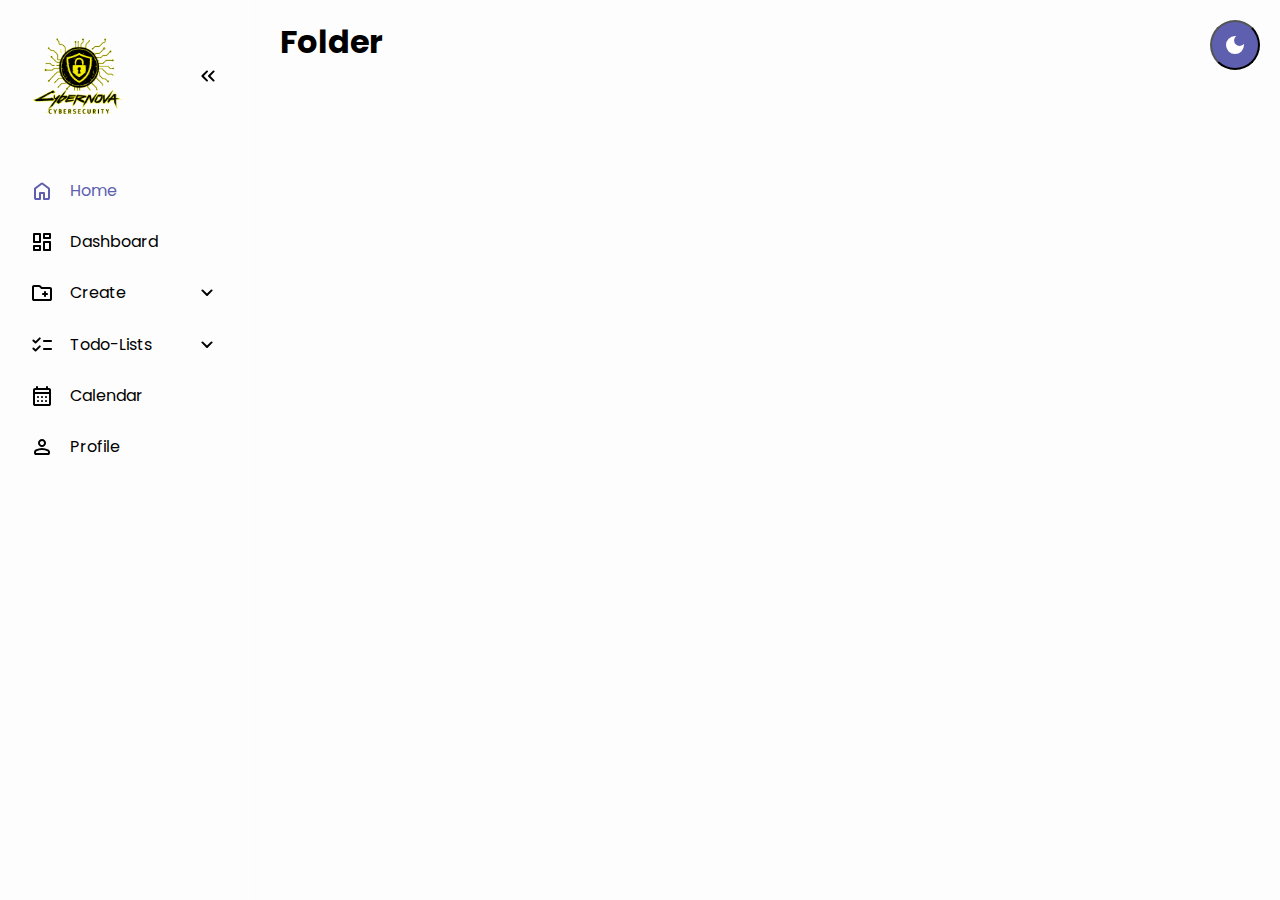
<file: Folder.html>
<!DOCTYPE html>
<html lang="en">
<head>
  <meta charset="UTF-8">
  <meta name="viewport" content="width=device-width, initial-scale=1.0">
  <title>Home</title>
  <link rel="stylesheet" href="style.css">
  <script type="text/javascript" src="app.js" defer></script>
   
</head>
<body>
  
  <button id="theme-switch" class="main">
      <svg xmlns="http://www.w3.org/2000/svg" height="24px" viewBox="0 -960 960 960" width="24px"><path d="M480-120q-150 0-255-105T120-480q0-150 105-255t255-105q14 0 27.5 1t26.5 3q-41 29-65.5 75.5T444-660q0 90 63 153t153 63q55 0 101-24.5t75-65.5q2 13 3 26.5t1 27.5q0 150-105 255T480-120Z"/></svg>
      <svg xmlns="http://www.w3.org/2000/svg" height="24px" viewBox="0 -960 960 960" width="24px"><path d="M480-280q-83 0-141.5-58.5T280-480q0-83 58.5-141.5T480-680q83 0 141.5 58.5T680-480q0 83-58.5 141.5T480-280ZM200-440H40v-80h160v80Zm720 0H760v-80h160v80ZM440-760v-160h80v160h-80Zm0 720v-160h80v160h-80ZM256-650l-101-97 57-59 96 100-52 56Zm492 496-97-101 53-55 101 97-57 59Zm-98-550 97-101 59 57-100 96-56-52ZM154-212l101-97 55 53-97 101-59-57Z"/></svg>
    </button>
    <nav id="sidebar">
    <ul>
      <li>
        <span class="logo"><a href="index.html"><img src="imagini/CYBERNOVA.png" style="height: 90px; width: 140px;"></a></span>
        <button onclick=toggleSidebar() id="toggle-btn">
          <svg xmlns="http://www.w3.org/2000/svg" height="24px" viewBox="0 -960 960 960" width="24px" fill="#e8eaed"><path d="m313-480 155 156q11 11 11.5 27.5T468-268q-11 11-28 11t-28-11L228-452q-6-6-8.5-13t-2.5-15q0-8 2.5-15t8.5-13l184-184q11-11 27.5-11.5T468-692q11 11 11 28t-11 28L313-480Zm264 0 155 156q11 11 11.5 27.5T732-268q-11 11-28 11t-28-11L492-452q-6-6-8.5-13t-2.5-15q0-8 2.5-15t8.5-13l184-184q11-11 27.5-11.5T732-692q11 11 11 28t-11 28L577-480Z"/></svg>
        </button>
        </li>
      <li class="active">
        <a href="index.html">
          <svg xmlns="http://www.w3.org/2000/svg" height="24px" viewBox="0 -960 960 960" width="24px" fill="#e8eaed"><path d="M240-200h120v-200q0-17 11.5-28.5T400-440h160q17 0 28.5 11.5T600-400v200h120v-360L480-740 240-560v360Zm-80 0v-360q0-19 8.5-36t23.5-28l240-180q21-16 48-16t48 16l240 180q15 11 23.5 28t8.5 36v360q0 33-23.5 56.5T720-120H560q-17 0-28.5-11.5T520-160v-200h-80v200q0 17-11.5 28.5T400-120H240q-33 0-56.5-23.5T160-200Zm320-270Z"/></svg>
                    <span>Home</span>
        </a>
      </li>
      <li>
        <a href="dashboard.html">
          <svg xmlns="http://www.w3.org/2000/svg" height="24px" viewBox="0 -960 960 960" width="24px" fill="#e8eaed"><path d="M520-640v-160q0-17 11.5-28.5T560-840h240q17 0 28.5 11.5T840-800v160q0 17-11.5 28.5T800-600H560q-17 0-28.5-11.5T520-640ZM120-480v-320q0-17 11.5-28.5T160-840h240q17 0 28.5 11.5T440-800v320q0 17-11.5 28.5T400-440H160q-17 0-28.5-11.5T120-480Zm400 320v-320q0-17 11.5-28.5T560-520h240q17 0 28.5 11.5T840-480v320q0 17-11.5 28.5T800-120H560q-17 0-28.5-11.5T520-160Zm-400 0v-160q0-17 11.5-28.5T160-360h240q17 0 28.5 11.5T440-320v160q0 17-11.5 28.5T400-120H160q-17 0-28.5-11.5T120-160Zm80-360h160v-240H200v240Zm400 320h160v-240H600v240Zm0-480h160v-80H600v80ZM200-200h160v-80H200v80Zm160-320Zm240-160Zm0 240ZM360-280Z"/></svg>
          <span>Dashboard</span>
        </a>
      </li>
      <li>
        <button onclick=toggleSubMenu(this) class="dropdown-btn">
          <svg xmlns="http://www.w3.org/2000/svg" height="24px" viewBox="0 -960 960 960" width="24px" fill="#e8eaed"><path d="M160-160q-33 0-56.5-23.5T80-240v-480q0-33 23.5-56.5T160-800h207q16 0 30.5 6t25.5 17l57 57h320q33 0 56.5 23.5T880-640v400q0 33-23.5 56.5T800-160H160Zm0-80h640v-400H447l-80-80H160v480Zm0 0v-480 480Zm400-160v40q0 17 11.5 28.5T600-320q17 0 28.5-11.5T640-360v-40h40q17 0 28.5-11.5T720-440q0-17-11.5-28.5T680-480h-40v-40q0-17-11.5-28.5T600-560q-17 0-28.5 11.5T560-520v40h-40q-17 0-28.5 11.5T480-440q0 17 11.5 28.5T520-400h40Z"/></svg>
          <span>Create</span>
          <svg xmlns="http://www.w3.org/2000/svg" height="24px" viewBox="0 -960 960 960" width="24px" fill="#e8eaed"><path d="M480-361q-8 0-15-2.5t-13-8.5L268-556q-11-11-11-28t11-28q11-11 28-11t28 11l156 156 156-156q11-11 28-11t28 11q11 11 11 28t-11 28L508-372q-6 6-13 8.5t-15 2.5Z"/></svg>
        </button>
        <ul class="sub-menu">
          <div>
            <li><a href="Folder.html">Folder</a></li>
            <li><a href="Document.html">Document</a></li>
            <li><a href="Project.html">Project</a></li>
            
          </div>
        </ul>
      </li>
      <li>
        <button onclick=toggleSubMenu(this) class="dropdown-btn">
          <svg xmlns="http://www.w3.org/2000/svg" height="24px" viewBox="0 -960 960 960" width="24px" fill="#e8eaed"><path d="m221-313 142-142q12-12 28-11.5t28 12.5q11 12 11 28t-11 28L250-228q-12 12-28 12t-28-12l-86-86q-11-11-11-28t11-28q11-11 28-11t28 11l57 57Zm0-320 142-142q12-12 28-11.5t28 12.5q11 12 11 28t-11 28L250-548q-12 12-28 12t-28-12l-86-86q-11-11-11-28t11-28q11-11 28-11t28 11l57 57Zm339 353q-17 0-28.5-11.5T520-320q0-17 11.5-28.5T560-360h280q17 0 28.5 11.5T880-320q0 17-11.5 28.5T840-280H560Zm0-320q-17 0-28.5-11.5T520-640q0-17 11.5-28.5T560-680h280q17 0 28.5 11.5T880-640q0 17-11.5 28.5T840-600H560Z"/></svg>
          <span>Todo-Lists</span>
          <svg xmlns="http://www.w3.org/2000/svg" height="24px" viewBox="0 -960 960 960" width="24px" fill="#e8eaed"><path d="M480-361q-8 0-15-2.5t-13-8.5L268-556q-11-11-11-28t11-28q11-11 28-11t28 11l156 156 156-156q11-11 28-11t28 11q11 11 11 28t-11 28L508-372q-6 6-13 8.5t-15 2.5Z"/></svg>
        </button>
        <ul class="sub-menu">
          <div>
            <li><a href="Work.html">Work</a></li>
            <li><a href="Private.html">Private</a></li>
            <li><a href="Coding.html">Coding</a></li>
            <li><a href="School.html">School</a></li>
          </div>
        </ul>
      </li>
      <li>
        <a href="calendar.html">
          <svg xmlns="http://www.w3.org/2000/svg" height="24px" viewBox="0 -960 960 960" width="24px" fill="#e8eaed"><path d="M200-80q-33 0-56.5-23.5T120-160v-560q0-33 23.5-56.5T200-800h40v-40q0-17 11.5-28.5T280-880q17 0 28.5 11.5T320-840v40h320v-40q0-17 11.5-28.5T680-880q17 0 28.5 11.5T720-840v40h40q33 0 56.5 23.5T840-720v560q0 33-23.5 56.5T760-80H200Zm0-80h560v-400H200v400Zm0-480h560v-80H200v80Zm0 0v-80 80Zm280 240q-17 0-28.5-11.5T440-440q0-17 11.5-28.5T480-480q17 0 28.5 11.5T520-440q0 17-11.5 28.5T480-400Zm-160 0q-17 0-28.5-11.5T280-440q0-17 11.5-28.5T320-480q17 0 28.5 11.5T360-440q0 17-11.5 28.5T320-400Zm320 0q-17 0-28.5-11.5T600-440q0-17 11.5-28.5T640-480q17 0 28.5 11.5T680-440q0 17-11.5 28.5T640-400ZM480-240q-17 0-28.5-11.5T440-280q0-17 11.5-28.5T480-320q17 0 28.5 11.5T520-280q0 17-11.5 28.5T480-240Zm-160 0q-17 0-28.5-11.5T280-280q0-17 11.5-28.5T320-320q17 0 28.5 11.5T360-280q0 17-11.5 28.5T320-240Zm320 0q-17 0-28.5-11.5T600-280q0-17 11.5-28.5T640-320q17 0 28.5 11.5T680-280q0 17-11.5 28.5T640-240Z"/></svg>
          <span>Calendar</span>
        </a>
      </li>
      <li>
        <a href="profile.html">
          <svg xmlns="http://www.w3.org/2000/svg" height="24px" viewBox="0 -960 960 960" width="24px" fill="#e8eaed"><path d="M480-480q-66 0-113-47t-47-113q0-66 47-113t113-47q66 0 113 47t47 113q0 66-47 113t-113 47ZM160-240v-32q0-34 17.5-62.5T224-378q62-31 126-46.5T480-440q66 0 130 15.5T736-378q29 15 46.5 43.5T800-272v32q0 33-23.5 56.5T720-160H240q-33 0-56.5-23.5T160-240Zm80 0h480v-32q0-11-5.5-20T700-306q-54-27-109-40.5T480-360q-56 0-111 13.5T260-306q-9 5-14.5 14t-5.5 20v32Zm240-320q33 0 56.5-23.5T560-640q0-33-23.5-56.5T480-720q-33 0-56.5 23.5T400-640q0 33 23.5 56.5T480-560Zm0-80Zm0 400Z"/></svg>
          <span>Profile</span>
        </a>
        
      </li>
    </ul>
  </nav>
  <main>
    <h1>Folder</h1>
  </main>
</body>
</html>
</file>
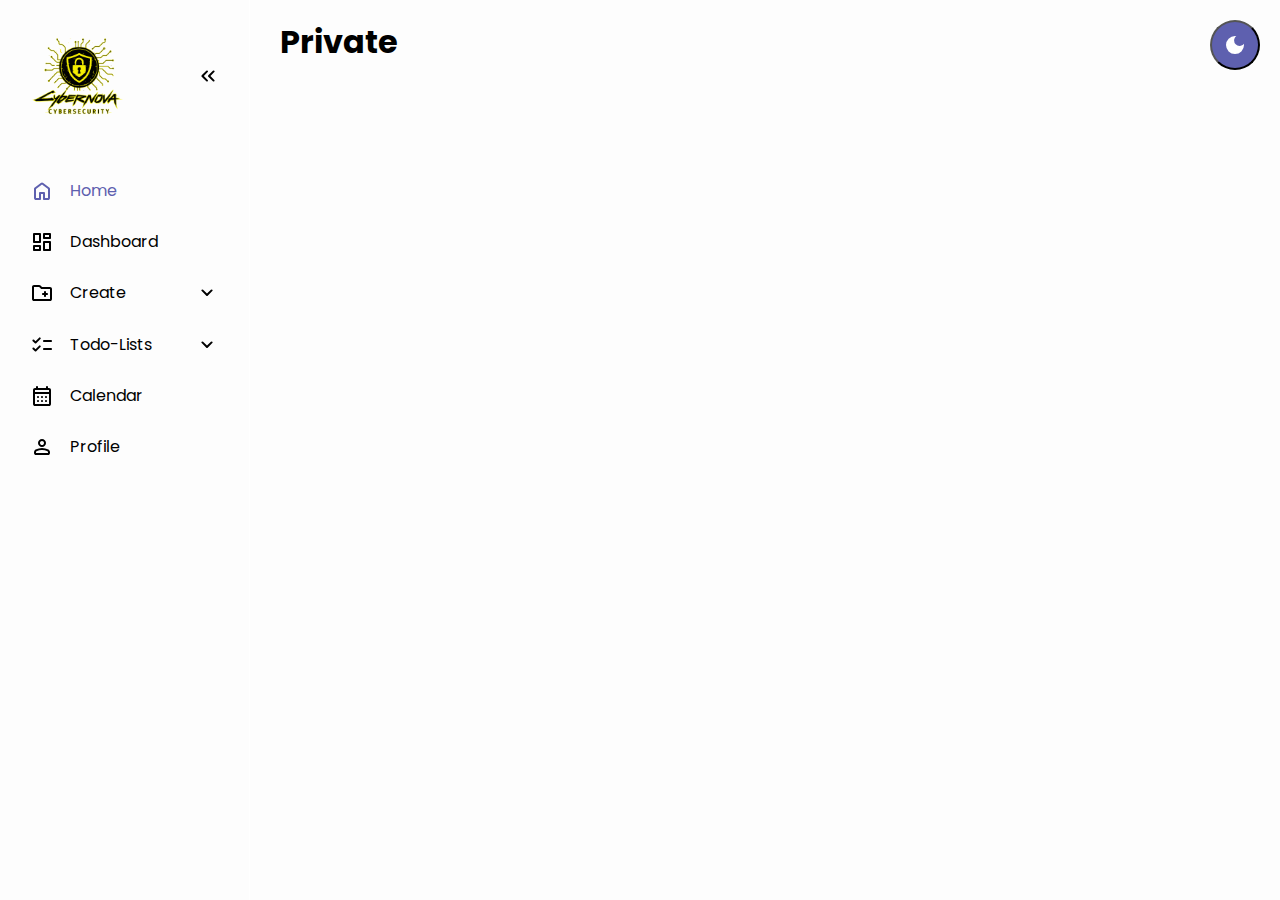
<file: Private.html>
<!DOCTYPE html>
<html lang="en">
<head>
  <meta charset="UTF-8">
  <meta name="viewport" content="width=device-width, initial-scale=1.0">
  <title>Home</title>
  <link rel="stylesheet" href="style.css">
  <script type="text/javascript" src="app.js" defer></script>
   
</head>
<body>
  
  <button id="theme-switch" class="main">
      <svg xmlns="http://www.w3.org/2000/svg" height="24px" viewBox="0 -960 960 960" width="24px"><path d="M480-120q-150 0-255-105T120-480q0-150 105-255t255-105q14 0 27.5 1t26.5 3q-41 29-65.5 75.5T444-660q0 90 63 153t153 63q55 0 101-24.5t75-65.5q2 13 3 26.5t1 27.5q0 150-105 255T480-120Z"/></svg>
      <svg xmlns="http://www.w3.org/2000/svg" height="24px" viewBox="0 -960 960 960" width="24px"><path d="M480-280q-83 0-141.5-58.5T280-480q0-83 58.5-141.5T480-680q83 0 141.5 58.5T680-480q0 83-58.5 141.5T480-280ZM200-440H40v-80h160v80Zm720 0H760v-80h160v80ZM440-760v-160h80v160h-80Zm0 720v-160h80v160h-80ZM256-650l-101-97 57-59 96 100-52 56Zm492 496-97-101 53-55 101 97-57 59Zm-98-550 97-101 59 57-100 96-56-52ZM154-212l101-97 55 53-97 101-59-57Z"/></svg>
    </button>
    <nav id="sidebar">
    <ul>
      <li>
        <span class="logo"><a href="index.html"><img src="imagini/CYBERNOVA.png" style="height: 90px; width: 140px;"></a></span>
        <button onclick=toggleSidebar() id="toggle-btn">
          <svg xmlns="http://www.w3.org/2000/svg" height="24px" viewBox="0 -960 960 960" width="24px" fill="#e8eaed"><path d="m313-480 155 156q11 11 11.5 27.5T468-268q-11 11-28 11t-28-11L228-452q-6-6-8.5-13t-2.5-15q0-8 2.5-15t8.5-13l184-184q11-11 27.5-11.5T468-692q11 11 11 28t-11 28L313-480Zm264 0 155 156q11 11 11.5 27.5T732-268q-11 11-28 11t-28-11L492-452q-6-6-8.5-13t-2.5-15q0-8 2.5-15t8.5-13l184-184q11-11 27.5-11.5T732-692q11 11 11 28t-11 28L577-480Z"/></svg>
        </button>
        </li>
      <li class="active">
        <a href="index.html">
          <svg xmlns="http://www.w3.org/2000/svg" height="24px" viewBox="0 -960 960 960" width="24px" fill="#e8eaed"><path d="M240-200h120v-200q0-17 11.5-28.5T400-440h160q17 0 28.5 11.5T600-400v200h120v-360L480-740 240-560v360Zm-80 0v-360q0-19 8.5-36t23.5-28l240-180q21-16 48-16t48 16l240 180q15 11 23.5 28t8.5 36v360q0 33-23.5 56.5T720-120H560q-17 0-28.5-11.5T520-160v-200h-80v200q0 17-11.5 28.5T400-120H240q-33 0-56.5-23.5T160-200Zm320-270Z"/></svg>
                    <span>Home</span>
        </a>
      </li>
      <li>
        <a href="dashboard.html">
          <svg xmlns="http://www.w3.org/2000/svg" height="24px" viewBox="0 -960 960 960" width="24px" fill="#e8eaed"><path d="M520-640v-160q0-17 11.5-28.5T560-840h240q17 0 28.5 11.5T840-800v160q0 17-11.5 28.5T800-600H560q-17 0-28.5-11.5T520-640ZM120-480v-320q0-17 11.5-28.5T160-840h240q17 0 28.5 11.5T440-800v320q0 17-11.5 28.5T400-440H160q-17 0-28.5-11.5T120-480Zm400 320v-320q0-17 11.5-28.5T560-520h240q17 0 28.5 11.5T840-480v320q0 17-11.5 28.5T800-120H560q-17 0-28.5-11.5T520-160Zm-400 0v-160q0-17 11.5-28.5T160-360h240q17 0 28.5 11.5T440-320v160q0 17-11.5 28.5T400-120H160q-17 0-28.5-11.5T120-160Zm80-360h160v-240H200v240Zm400 320h160v-240H600v240Zm0-480h160v-80H600v80ZM200-200h160v-80H200v80Zm160-320Zm240-160Zm0 240ZM360-280Z"/></svg>
          <span>Dashboard</span>
        </a>
      </li>
      <li>
        <button onclick=toggleSubMenu(this) class="dropdown-btn">
          <svg xmlns="http://www.w3.org/2000/svg" height="24px" viewBox="0 -960 960 960" width="24px" fill="#e8eaed"><path d="M160-160q-33 0-56.5-23.5T80-240v-480q0-33 23.5-56.5T160-800h207q16 0 30.5 6t25.5 17l57 57h320q33 0 56.5 23.5T880-640v400q0 33-23.5 56.5T800-160H160Zm0-80h640v-400H447l-80-80H160v480Zm0 0v-480 480Zm400-160v40q0 17 11.5 28.5T600-320q17 0 28.5-11.5T640-360v-40h40q17 0 28.5-11.5T720-440q0-17-11.5-28.5T680-480h-40v-40q0-17-11.5-28.5T600-560q-17 0-28.5 11.5T560-520v40h-40q-17 0-28.5 11.5T480-440q0 17 11.5 28.5T520-400h40Z"/></svg>
          <span>Create</span>
          <svg xmlns="http://www.w3.org/2000/svg" height="24px" viewBox="0 -960 960 960" width="24px" fill="#e8eaed"><path d="M480-361q-8 0-15-2.5t-13-8.5L268-556q-11-11-11-28t11-28q11-11 28-11t28 11l156 156 156-156q11-11 28-11t28 11q11 11 11 28t-11 28L508-372q-6 6-13 8.5t-15 2.5Z"/></svg>
        </button>
        <ul class="sub-menu">
          <div>
            <li><a href="Folder.html">Folder</a></li>
            <li><a href="Document.html">Document</a></li>
            <li><a href="Project.html">Project</a></li>
            
          </div>
        </ul>
      </li>
      <li>
        <button onclick=toggleSubMenu(this) class="dropdown-btn">
          <svg xmlns="http://www.w3.org/2000/svg" height="24px" viewBox="0 -960 960 960" width="24px" fill="#e8eaed"><path d="m221-313 142-142q12-12 28-11.5t28 12.5q11 12 11 28t-11 28L250-228q-12 12-28 12t-28-12l-86-86q-11-11-11-28t11-28q11-11 28-11t28 11l57 57Zm0-320 142-142q12-12 28-11.5t28 12.5q11 12 11 28t-11 28L250-548q-12 12-28 12t-28-12l-86-86q-11-11-11-28t11-28q11-11 28-11t28 11l57 57Zm339 353q-17 0-28.5-11.5T520-320q0-17 11.5-28.5T560-360h280q17 0 28.5 11.5T880-320q0 17-11.5 28.5T840-280H560Zm0-320q-17 0-28.5-11.5T520-640q0-17 11.5-28.5T560-680h280q17 0 28.5 11.5T880-640q0 17-11.5 28.5T840-600H560Z"/></svg>
          <span>Todo-Lists</span>
          <svg xmlns="http://www.w3.org/2000/svg" height="24px" viewBox="0 -960 960 960" width="24px" fill="#e8eaed"><path d="M480-361q-8 0-15-2.5t-13-8.5L268-556q-11-11-11-28t11-28q11-11 28-11t28 11l156 156 156-156q11-11 28-11t28 11q11 11 11 28t-11 28L508-372q-6 6-13 8.5t-15 2.5Z"/></svg>
        </button>
        <ul class="sub-menu">
          <div>
            <li><a href="Work.html">Work</a></li>
            <li><a href="Private.html">Private</a></li>
            <li><a href="Coding.html">Coding</a></li>
            <li><a href="School.html">School</a></li>
          </div>
        </ul>
      </li>
      <li>
        <a href="calendar.html">
          <svg xmlns="http://www.w3.org/2000/svg" height="24px" viewBox="0 -960 960 960" width="24px" fill="#e8eaed"><path d="M200-80q-33 0-56.5-23.5T120-160v-560q0-33 23.5-56.5T200-800h40v-40q0-17 11.5-28.5T280-880q17 0 28.5 11.5T320-840v40h320v-40q0-17 11.5-28.5T680-880q17 0 28.5 11.5T720-840v40h40q33 0 56.5 23.5T840-720v560q0 33-23.5 56.5T760-80H200Zm0-80h560v-400H200v400Zm0-480h560v-80H200v80Zm0 0v-80 80Zm280 240q-17 0-28.5-11.5T440-440q0-17 11.5-28.5T480-480q17 0 28.5 11.5T520-440q0 17-11.5 28.5T480-400Zm-160 0q-17 0-28.5-11.5T280-440q0-17 11.5-28.5T320-480q17 0 28.5 11.5T360-440q0 17-11.5 28.5T320-400Zm320 0q-17 0-28.5-11.5T600-440q0-17 11.5-28.5T640-480q17 0 28.5 11.5T680-440q0 17-11.5 28.5T640-400ZM480-240q-17 0-28.5-11.5T440-280q0-17 11.5-28.5T480-320q17 0 28.5 11.5T520-280q0 17-11.5 28.5T480-240Zm-160 0q-17 0-28.5-11.5T280-280q0-17 11.5-28.5T320-320q17 0 28.5 11.5T360-280q0 17-11.5 28.5T320-240Zm320 0q-17 0-28.5-11.5T600-280q0-17 11.5-28.5T640-320q17 0 28.5 11.5T680-280q0 17-11.5 28.5T640-240Z"/></svg>
          <span>Calendar</span>
        </a>
      </li>
      <li>
        <a href="profile.html">
          <svg xmlns="http://www.w3.org/2000/svg" height="24px" viewBox="0 -960 960 960" width="24px" fill="#e8eaed"><path d="M480-480q-66 0-113-47t-47-113q0-66 47-113t113-47q66 0 113 47t47 113q0 66-47 113t-113 47ZM160-240v-32q0-34 17.5-62.5T224-378q62-31 126-46.5T480-440q66 0 130 15.5T736-378q29 15 46.5 43.5T800-272v32q0 33-23.5 56.5T720-160H240q-33 0-56.5-23.5T160-240Zm80 0h480v-32q0-11-5.5-20T700-306q-54-27-109-40.5T480-360q-56 0-111 13.5T260-306q-9 5-14.5 14t-5.5 20v32Zm240-320q33 0 56.5-23.5T560-640q0-33-23.5-56.5T480-720q-33 0-56.5 23.5T400-640q0 33 23.5 56.5T480-560Zm0-80Zm0 400Z"/></svg>
          <span>Profile</span>
        </a>
        
      </li>
    </ul>
  </nav>
  <main>
    <h1>Private</h1>
  </main>
</body>
</html>
</file>
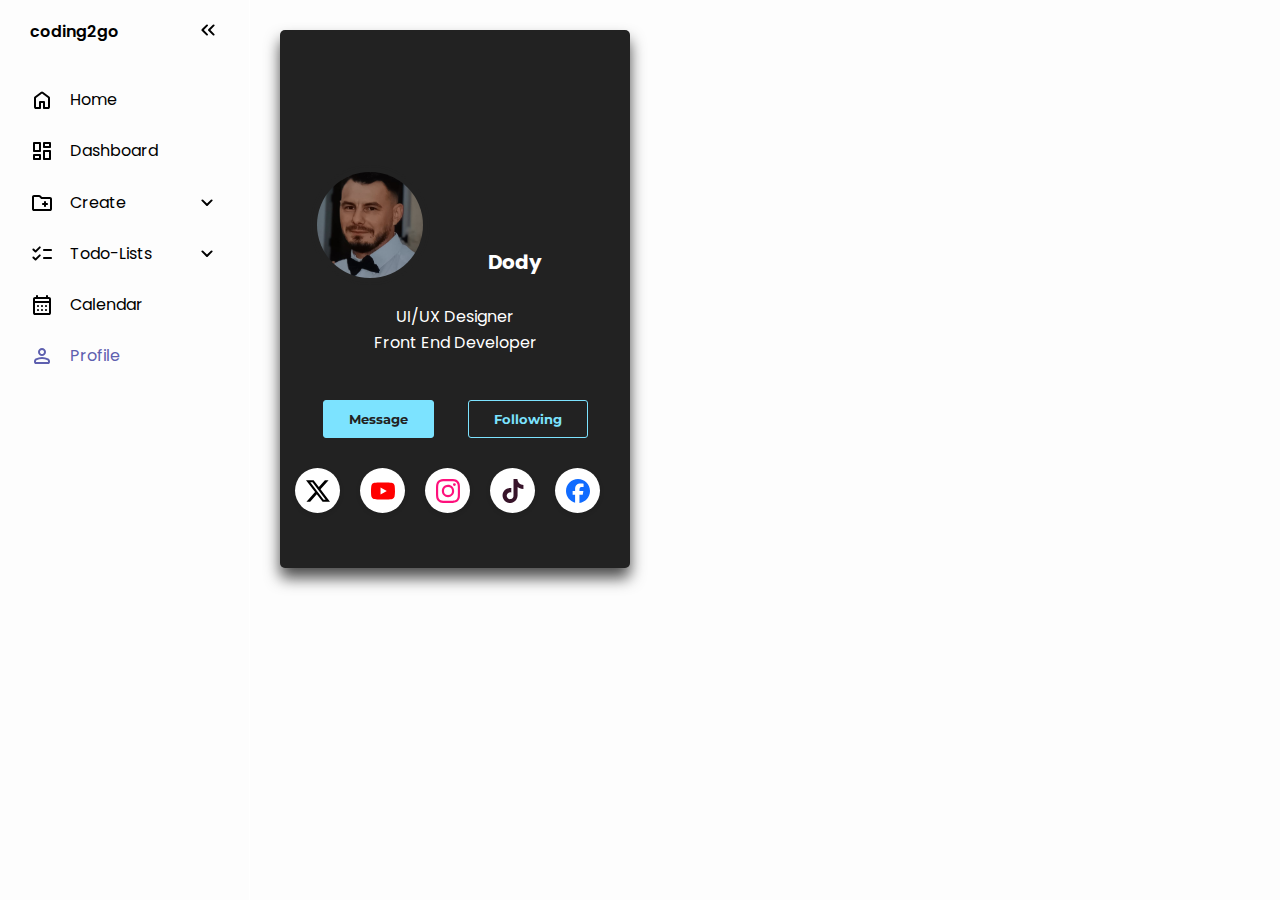
<file: profile.html>
<!DOCTYPE html>
<html lang="en">
<head>
  <meta charset="UTF-8">
  <meta name="viewport" content="width=device-width, initial-scale=1.0">
  <title>Profile</title>
  <link rel="stylesheet" href="style.css">
  <script type="text/javascript" src="app.js" defer></script>
</head>
<body>
  <nav id="sidebar">
    <ul>
      <li>
        <span class="logo">coding2go</span>
        <button onclick=toggleSidebar() id="toggle-btn">
          <svg xmlns="http://www.w3.org/2000/svg" height="24px" viewBox="0 -960 960 960" width="24px" fill="#e8eaed"><path d="m313-480 155 156q11 11 11.5 27.5T468-268q-11 11-28 11t-28-11L228-452q-6-6-8.5-13t-2.5-15q0-8 2.5-15t8.5-13l184-184q11-11 27.5-11.5T468-692q11 11 11 28t-11 28L313-480Zm264 0 155 156q11 11 11.5 27.5T732-268q-11 11-28 11t-28-11L492-452q-6-6-8.5-13t-2.5-15q0-8 2.5-15t8.5-13l184-184q11-11 27.5-11.5T732-692q11 11 11 28t-11 28L577-480Z"/></svg>
        </button>
      </li>
      <li>
        <a href="index.html">
          <svg xmlns="http://www.w3.org/2000/svg" height="24px" viewBox="0 -960 960 960" width="24px" fill="#e8eaed"><path d="M240-200h120v-200q0-17 11.5-28.5T400-440h160q17 0 28.5 11.5T600-400v200h120v-360L480-740 240-560v360Zm-80 0v-360q0-19 8.5-36t23.5-28l240-180q21-16 48-16t48 16l240 180q15 11 23.5 28t8.5 36v360q0 33-23.5 56.5T720-120H560q-17 0-28.5-11.5T520-160v-200h-80v200q0 17-11.5 28.5T400-120H240q-33 0-56.5-23.5T160-200Zm320-270Z"/></svg>
          <span>Home</span>
        </a>
      </li>
      <li>
        <a href="dashboard.html">
          <svg xmlns="http://www.w3.org/2000/svg" height="24px" viewBox="0 -960 960 960" width="24px" fill="#e8eaed"><path d="M520-640v-160q0-17 11.5-28.5T560-840h240q17 0 28.5 11.5T840-800v160q0 17-11.5 28.5T800-600H560q-17 0-28.5-11.5T520-640ZM120-480v-320q0-17 11.5-28.5T160-840h240q17 0 28.5 11.5T440-800v320q0 17-11.5 28.5T400-440H160q-17 0-28.5-11.5T120-480Zm400 320v-320q0-17 11.5-28.5T560-520h240q17 0 28.5 11.5T840-480v320q0 17-11.5 28.5T800-120H560q-17 0-28.5-11.5T520-160Zm-400 0v-160q0-17 11.5-28.5T160-360h240q17 0 28.5 11.5T440-320v160q0 17-11.5 28.5T400-120H160q-17 0-28.5-11.5T120-160Zm80-360h160v-240H200v240Zm400 320h160v-240H600v240Zm0-480h160v-80H600v80ZM200-200h160v-80H200v80Zm160-320Zm240-160Zm0 240ZM360-280Z"/></svg>
          <span>Dashboard</span>
        </a>
      </li>
      <li>
        <button onclick=toggleSubMenu(this) class="dropdown-btn">
          <svg xmlns="http://www.w3.org/2000/svg" height="24px" viewBox="0 -960 960 960" width="24px" fill="#e8eaed"><path d="M160-160q-33 0-56.5-23.5T80-240v-480q0-33 23.5-56.5T160-800h207q16 0 30.5 6t25.5 17l57 57h320q33 0 56.5 23.5T880-640v400q0 33-23.5 56.5T800-160H160Zm0-80h640v-400H447l-80-80H160v480Zm0 0v-480 480Zm400-160v40q0 17 11.5 28.5T600-320q17 0 28.5-11.5T640-360v-40h40q17 0 28.5-11.5T720-440q0-17-11.5-28.5T680-480h-40v-40q0-17-11.5-28.5T600-560q-17 0-28.5 11.5T560-520v40h-40q-17 0-28.5 11.5T480-440q0 17 11.5 28.5T520-400h40Z"/></svg>
          <span>Create</span>
          <svg xmlns="http://www.w3.org/2000/svg" height="24px" viewBox="0 -960 960 960" width="24px" fill="#e8eaed"><path d="M480-361q-8 0-15-2.5t-13-8.5L268-556q-11-11-11-28t11-28q11-11 28-11t28 11l156 156 156-156q11-11 28-11t28 11q11 11 11 28t-11 28L508-372q-6 6-13 8.5t-15 2.5Z"/></svg>
        </button>
        <ul class="sub-menu">
          <div>
            <li><a href="#">Folder</a></li>
            <li><a href="#">Document</a></li>
            <li><a href="#">Project</a></li>
          </div>
        </ul>
      </li>
      <li>
        <button onclick=toggleSubMenu(this) class="dropdown-btn">
          <svg xmlns="http://www.w3.org/2000/svg" height="24px" viewBox="0 -960 960 960" width="24px" fill="#e8eaed"><path d="m221-313 142-142q12-12 28-11.5t28 12.5q11 12 11 28t-11 28L250-228q-12 12-28 12t-28-12l-86-86q-11-11-11-28t11-28q11-11 28-11t28 11l57 57Zm0-320 142-142q12-12 28-11.5t28 12.5q11 12 11 28t-11 28L250-548q-12 12-28 12t-28-12l-86-86q-11-11-11-28t11-28q11-11 28-11t28 11l57 57Zm339 353q-17 0-28.5-11.5T520-320q0-17 11.5-28.5T560-360h280q17 0 28.5 11.5T880-320q0 17-11.5 28.5T840-280H560Zm0-320q-17 0-28.5-11.5T520-640q0-17 11.5-28.5T560-680h280q17 0 28.5 11.5T880-640q0 17-11.5 28.5T840-600H560Z"/></svg>
          <span>Todo-Lists</span>
          <svg xmlns="http://www.w3.org/2000/svg" height="24px" viewBox="0 -960 960 960" width="24px" fill="#e8eaed"><path d="M480-361q-8 0-15-2.5t-13-8.5L268-556q-11-11-11-28t11-28q11-11 28-11t28 11l156 156 156-156q11-11 28-11t28 11q11 11 11 28t-11 28L508-372q-6 6-13 8.5t-15 2.5Z"/></svg>
        </button>
        <ul class="sub-menu">
          <div>
            <li><a href="#">Work</a></li>
            <li><a href="#">Private</a></li>
            <li><a href="#">Coding</a></li>
            <li><a href="#">Gardening</a></li>
            <li><a href="#">School</a></li>
          </div>
        </ul>
      </li>
      <li>
        <a href="calendar.html">
          <svg xmlns="http://www.w3.org/2000/svg" height="24px" viewBox="0 -960 960 960" width="24px" fill="#e8eaed"><path d="M200-80q-33 0-56.5-23.5T120-160v-560q0-33 23.5-56.5T200-800h40v-40q0-17 11.5-28.5T280-880q17 0 28.5 11.5T320-840v40h320v-40q0-17 11.5-28.5T680-880q17 0 28.5 11.5T720-840v40h40q33 0 56.5 23.5T840-720v560q0 33-23.5 56.5T760-80H200Zm0-80h560v-400H200v400Zm0-480h560v-80H200v80Zm0 0v-80 80Zm280 240q-17 0-28.5-11.5T440-440q0-17 11.5-28.5T480-480q17 0 28.5 11.5T520-440q0 17-11.5 28.5T480-400Zm-160 0q-17 0-28.5-11.5T280-440q0-17 11.5-28.5T320-480q17 0 28.5 11.5T360-440q0 17-11.5 28.5T320-400Zm320 0q-17 0-28.5-11.5T600-440q0-17 11.5-28.5T640-480q17 0 28.5 11.5T680-440q0 17-11.5 28.5T640-400ZM480-240q-17 0-28.5-11.5T440-280q0-17 11.5-28.5T480-320q17 0 28.5 11.5T520-280q0 17-11.5 28.5T480-240Zm-160 0q-17 0-28.5-11.5T280-280q0-17 11.5-28.5T320-320q17 0 28.5 11.5T360-280q0 17-11.5 28.5T320-240Zm320 0q-17 0-28.5-11.5T600-280q0-17 11.5-28.5T640-320q17 0 28.5 11.5T680-280q0 17-11.5 28.5T640-240Z"/></svg>
          <span>Calendar</span>
        </a>
      </li>
      <li class="active">
        <a href="profile.html">
          <svg xmlns="http://www.w3.org/2000/svg" height="24px" viewBox="0 -960 960 960" width="24px" fill="#e8eaed"><path d="M480-480q-66 0-113-47t-47-113q0-66 47-113t113-47q66 0 113 47t47 113q0 66-47 113t-113 47ZM160-240v-32q0-34 17.5-62.5T224-378q62-31 126-46.5T480-440q66 0 130 15.5T736-378q29 15 46.5 43.5T800-272v32q0 33-23.5 56.5T720-160H240q-33 0-56.5-23.5T160-240Zm80 0h480v-32q0-11-5.5-20T700-306q-54-27-109-40.5T480-360q-56 0-111 13.5T260-306q-9 5-14.5 14t-5.5 20v32Zm240-320q33 0 56.5-23.5T560-640q0-33-23.5-56.5T480-720q-33 0-56.5 23.5T400-640q0 33 23.5 56.5T480-560Zm0-80Zm0 400Z"/></svg>
          <span>Profile</span>
        </a>
      </li>
    </ul>
  </nav>
  <main>
    
      <div class="card">
        <div class="cover-photo">
            <img src="imagini/Dody.png" class="profile">
        </div>
        <h3 class="profile-name">Dody</h3>
        <p class="about">UI/UX Designer <br> Front End Developer</p>
        <button class="btn">Message</button>
        <button class="btn">Following</button>
       <div class="socials-container">
    <a data-social="Twitter" style="--accent-color: black;" href="https://x.com/codingtogo">
      <svg role="img" viewBox="0 0 24 24" xmlns="http://www.w3.org/2000/svg"><title>X</title><path d="M18.901 1.153h3.68l-8.04 9.19L24 22.846h-7.406l-5.8-7.584-6.638 7.584H.474l8.6-9.83L0 1.154h7.594l5.243 6.932ZM17.61 20.644h2.039L6.486 3.24H4.298Z"/></svg>
    </a>
    <a data-social="YouTube" style="--accent-color: red;" href="https://youtube.com/@coding2go">
      <svg role="img" viewBox="0 0 24 24" xmlns="http://www.w3.org/2000/svg"><title>YouTube</title><path d="M23.498 6.186a3.016 3.016 0 0 0-2.122-2.136C19.505 3.545 12 3.545 12 3.545s-7.505 0-9.377.505A3.017 3.017 0 0 0 .502 6.186C0 8.07 0 12 0 12s0 3.93.502 5.814a3.016 3.016 0 0 0 2.122 2.136c1.871.505 9.376.505 9.376.505s7.505 0 9.377-.505a3.015 3.015 0 0 0 2.122-2.136C24 15.93 24 12 24 12s0-3.93-.502-5.814zM9.545 15.568V8.432L15.818 12l-6.273 3.568z"/></svg>
    </a>
    <a data-social="Instagram" style="--accent-color: #fe107c;" href="#">
      <svg role="img" viewBox="0 0 24 24" xmlns="http://www.w3.org/2000/svg"><title>Instagram</title><path d="M7.0301.084c-1.2768.0602-2.1487.264-2.911.5634-.7888.3075-1.4575.72-2.1228 1.3877-.6652.6677-1.075 1.3368-1.3802 2.127-.2954.7638-.4956 1.6365-.552 2.914-.0564 1.2775-.0689 1.6882-.0626 4.947.0062 3.2586.0206 3.6671.0825 4.9473.061 1.2765.264 2.1482.5635 2.9107.308.7889.72 1.4573 1.388 2.1228.6679.6655 1.3365 1.0743 2.1285 1.38.7632.295 1.6361.4961 2.9134.552 1.2773.056 1.6884.069 4.9462.0627 3.2578-.0062 3.668-.0207 4.9478-.0814 1.28-.0607 2.147-.2652 2.9098-.5633.7889-.3086 1.4578-.72 2.1228-1.3881.665-.6682 1.0745-1.3378 1.3795-2.1284.2957-.7632.4966-1.636.552-2.9124.056-1.2809.0692-1.6898.063-4.948-.0063-3.2583-.021-3.6668-.0817-4.9465-.0607-1.2797-.264-2.1487-.5633-2.9117-.3084-.7889-.72-1.4568-1.3876-2.1228C21.2982 1.33 20.628.9208 19.8378.6165 19.074.321 18.2017.1197 16.9244.0645 15.6471.0093 15.236-.005 11.977.0014 8.718.0076 8.31.0215 7.0301.0839m.1402 21.6932c-1.17-.0509-1.8053-.2453-2.2287-.408-.5606-.216-.96-.4771-1.3819-.895-.422-.4178-.6811-.8186-.9-1.378-.1644-.4234-.3624-1.058-.4171-2.228-.0595-1.2645-.072-1.6442-.079-4.848-.007-3.2037.0053-3.583.0607-4.848.05-1.169.2456-1.805.408-2.2282.216-.5613.4762-.96.895-1.3816.4188-.4217.8184-.6814 1.3783-.9003.423-.1651 1.0575-.3614 2.227-.4171 1.2655-.06 1.6447-.072 4.848-.079 3.2033-.007 3.5835.005 4.8495.0608 1.169.0508 1.8053.2445 2.228.408.5608.216.96.4754 1.3816.895.4217.4194.6816.8176.9005 1.3787.1653.4217.3617 1.056.4169 2.2263.0602 1.2655.0739 1.645.0796 4.848.0058 3.203-.0055 3.5834-.061 4.848-.051 1.17-.245 1.8055-.408 2.2294-.216.5604-.4763.96-.8954 1.3814-.419.4215-.8181.6811-1.3783.9-.4224.1649-1.0577.3617-2.2262.4174-1.2656.0595-1.6448.072-4.8493.079-3.2045.007-3.5825-.006-4.848-.0608M16.953 5.5864A1.44 1.44 0 1 0 18.39 4.144a1.44 1.44 0 0 0-1.437 1.4424M5.8385 12.012c.0067 3.4032 2.7706 6.1557 6.173 6.1493 3.4026-.0065 6.157-2.7701 6.1506-6.1733-.0065-3.4032-2.771-6.1565-6.174-6.1498-3.403.0067-6.156 2.771-6.1496 6.1738M8 12.0077a4 4 0 1 1 4.008 3.9921A3.9996 3.9996 0 0 1 8 12.0077"/></svg>
    </a>
    <a data-social="TikTok" style="--accent-color: #38142a;" href="#">
      <svg role="img" viewBox="0 0 24 24" xmlns="http://www.w3.org/2000/svg"><title>TikTok</title><path d="M12.525.02c1.31-.02 2.61-.01 3.91-.02.08 1.53.63 3.09 1.75 4.17 1.12 1.11 2.7 1.62 4.24 1.79v4.03c-1.44-.05-2.89-.35-4.2-.97-.57-.26-1.1-.59-1.62-.93-.01 2.92.01 5.84-.02 8.75-.08 1.4-.54 2.79-1.35 3.94-1.31 1.92-3.58 3.17-5.91 3.21-1.43.08-2.86-.31-4.08-1.03-2.02-1.19-3.44-3.37-3.65-5.71-.02-.5-.03-1-.01-1.49.18-1.9 1.12-3.72 2.58-4.96 1.66-1.44 3.98-2.13 6.15-1.72.02 1.48-.04 2.96-.04 4.44-.99-.32-2.15-.23-3.02.37-.63.41-1.11 1.04-1.36 1.75-.21.51-.15 1.07-.14 1.61.24 1.64 1.82 3.02 3.5 2.87 1.12-.01 2.19-.66 2.77-1.61.19-.33.4-.67.41-1.06.1-1.79.06-3.57.07-5.36.01-4.03-.01-8.05.02-12.07z"/></svg>
    </a>
    <a data-social="Facebook" style="--accent-color: #106bff;" href="#">
      <svg role="img" viewBox="0 0 24 24" xmlns="http://www.w3.org/2000/svg"><title>Facebook</title><path d="M9.101 23.691v-7.98H6.627v-3.667h2.474v-1.58c0-4.085 1.848-5.978 5.858-5.978.401 0 .955.042 1.468.103a8.68 8.68 0 0 1 1.141.195v3.325a8.623 8.623 0 0 0-.653-.036 26.805 26.805 0 0 0-.733-.009c-.707 0-1.259.096-1.675.309a1.686 1.686 0 0 0-.679.622c-.258.42-.374.995-.374 1.752v1.297h3.919l-.386 2.103-.287 1.564h-3.246v8.245C19.396 23.238 24 18.179 24 12.044c0-6.627-5.373-12-12-12s-12 5.373-12 12c0 5.628 3.874 10.35 9.101 11.647Z"/></svg>
    </a>
  </div>
    </div>
    
  </main>
</body>
<style>
  @import url("https://fonts.googleapis.com/css2?family=Montserrat:wght@300;700&display=swap");
  * {
    padding: 0;
    margin: 0;
    box-sizing: border-box;
}


  .card {
    padding: 15px;
    width: 350px;
    background: #222;
    border-radius: 5px;
    text-align: center;
    box-shadow: 0 10px 15px rgba(0, 0, 0, 0.7);
    user-select: none;
}

.cover-photo {
    position: relative;
    background: url(https://tse2.mm.bing.net/th/id/OIP.qu-z17y2ob_PwDhOWW3MYgHaEK?rs=1&pid=ImgDetMain&o=7&rm=3);
    background-size: cover;
    height: 180px;
    border-radius: 5px 5px 0 0;
}

.profile {
    position: absolute;
    width: 120px;
    bottom: -60px;
    left: 15px;
    border-radius: 50%;
    border: 2px solid #222;
    background: #222;
    padding: 5px;
}

.profile-name {
    font-size: 20px;
    margin: 25px 0 0 120px;
    color: #fff;
}

.about {
    margin-top: 30px;
    line-height: 1.6;
    color: #fff;
}

.btn {
    margin: 30px 15px;
    background: #7ce3ff;
    padding: 10px 25px;
    border-radius: 3px;
    border: 1px solid #7ce3ff;
    font-weight: bold;
    font-family: Montserrat;
    cursor: pointer;
    color: #222;
    transition: 0.2s;
}

.btn:last-of-type {
    background: transparent;
    border-color: #7ce3ff;
    color: #7ce3ff;
}

.btn:hover {
    background: #7ce3ff;
    color: #222;
}

.icons {
    color: #000000;
    width: 180px;
    margin: 0 auto 10px;
    display: flex;
    justify-content: space-between;
    gap: 15px;
}

.icons i {
    cursor: pointer;
    padding: 5px;
    font-size: 18px;
    transition: 0.2s;
}

.icons i:hover {
    color: #7ce3ff;
}
</style>
</html>
</file>
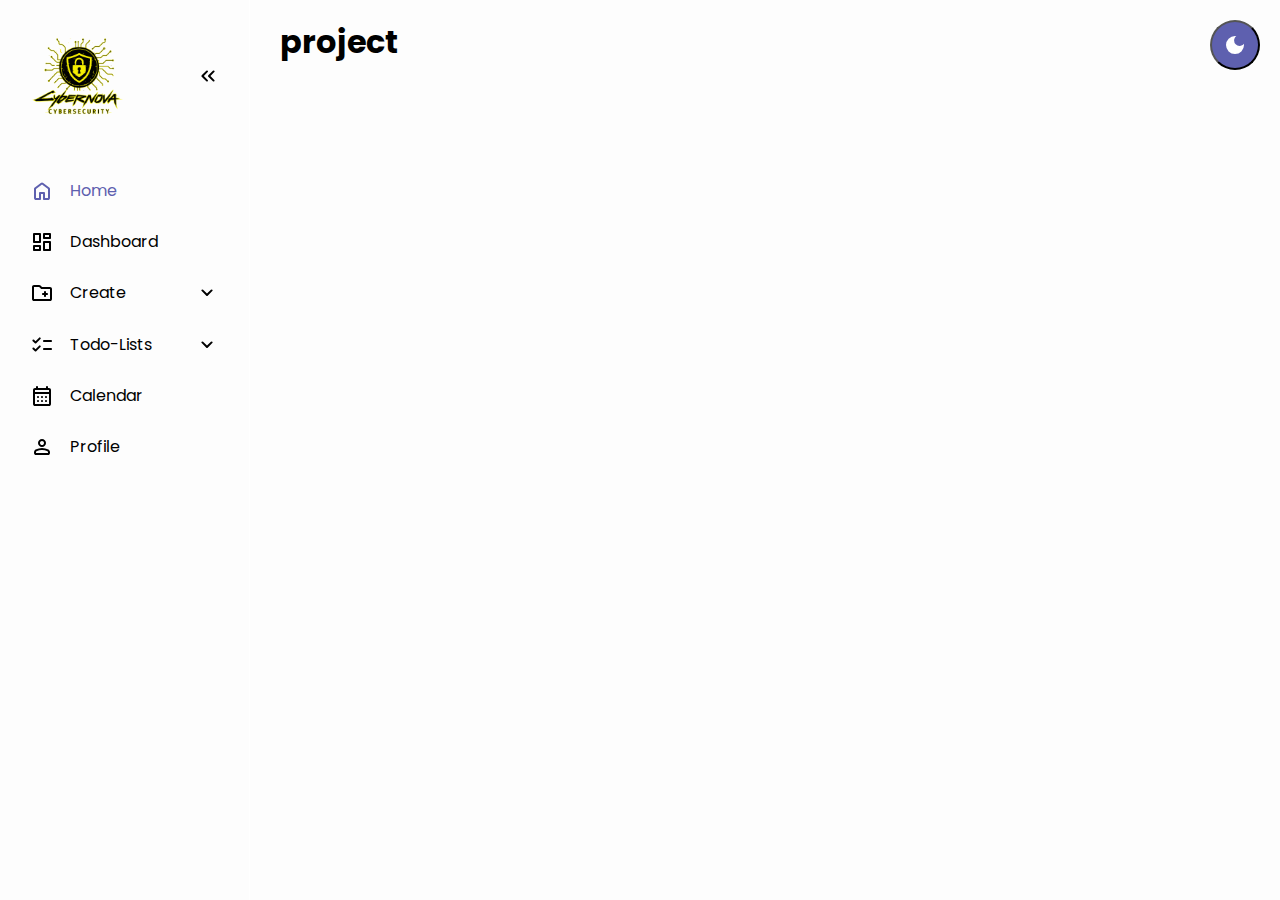
<file: Project.html>
<!DOCTYPE html>
<html lang="en">
<head>
  <meta charset="UTF-8">
  <meta name="viewport" content="width=device-width, initial-scale=1.0">
  <title>Home</title>
  <link rel="stylesheet" href="style.css">
  <script type="text/javascript" src="app.js" defer></script>
   
</head>
<body>
  
  <button id="theme-switch" class="main">
      <svg xmlns="http://www.w3.org/2000/svg" height="24px" viewBox="0 -960 960 960" width="24px"><path d="M480-120q-150 0-255-105T120-480q0-150 105-255t255-105q14 0 27.5 1t26.5 3q-41 29-65.5 75.5T444-660q0 90 63 153t153 63q55 0 101-24.5t75-65.5q2 13 3 26.5t1 27.5q0 150-105 255T480-120Z"/></svg>
      <svg xmlns="http://www.w3.org/2000/svg" height="24px" viewBox="0 -960 960 960" width="24px"><path d="M480-280q-83 0-141.5-58.5T280-480q0-83 58.5-141.5T480-680q83 0 141.5 58.5T680-480q0 83-58.5 141.5T480-280ZM200-440H40v-80h160v80Zm720 0H760v-80h160v80ZM440-760v-160h80v160h-80Zm0 720v-160h80v160h-80ZM256-650l-101-97 57-59 96 100-52 56Zm492 496-97-101 53-55 101 97-57 59Zm-98-550 97-101 59 57-100 96-56-52ZM154-212l101-97 55 53-97 101-59-57Z"/></svg>
    </button>
    <nav id="sidebar">
    <ul>
      <li>
        <span class="logo"><a href="index.html"><img src="imagini/CYBERNOVA.png" style="height: 90px; width: 140px;"></a></span>
        <button onclick=toggleSidebar() id="toggle-btn">
          <svg xmlns="http://www.w3.org/2000/svg" height="24px" viewBox="0 -960 960 960" width="24px" fill="#e8eaed"><path d="m313-480 155 156q11 11 11.5 27.5T468-268q-11 11-28 11t-28-11L228-452q-6-6-8.5-13t-2.5-15q0-8 2.5-15t8.5-13l184-184q11-11 27.5-11.5T468-692q11 11 11 28t-11 28L313-480Zm264 0 155 156q11 11 11.5 27.5T732-268q-11 11-28 11t-28-11L492-452q-6-6-8.5-13t-2.5-15q0-8 2.5-15t8.5-13l184-184q11-11 27.5-11.5T732-692q11 11 11 28t-11 28L577-480Z"/></svg>
        </button>
        </li>
      <li class="active">
        <a href="index.html">
          <svg xmlns="http://www.w3.org/2000/svg" height="24px" viewBox="0 -960 960 960" width="24px" fill="#e8eaed"><path d="M240-200h120v-200q0-17 11.5-28.5T400-440h160q17 0 28.5 11.5T600-400v200h120v-360L480-740 240-560v360Zm-80 0v-360q0-19 8.5-36t23.5-28l240-180q21-16 48-16t48 16l240 180q15 11 23.5 28t8.5 36v360q0 33-23.5 56.5T720-120H560q-17 0-28.5-11.5T520-160v-200h-80v200q0 17-11.5 28.5T400-120H240q-33 0-56.5-23.5T160-200Zm320-270Z"/></svg>
                    <span>Home</span>
        </a>
      </li>
      <li>
        <a href="dashboard.html">
          <svg xmlns="http://www.w3.org/2000/svg" height="24px" viewBox="0 -960 960 960" width="24px" fill="#e8eaed"><path d="M520-640v-160q0-17 11.5-28.5T560-840h240q17 0 28.5 11.5T840-800v160q0 17-11.5 28.5T800-600H560q-17 0-28.5-11.5T520-640ZM120-480v-320q0-17 11.5-28.5T160-840h240q17 0 28.5 11.5T440-800v320q0 17-11.5 28.5T400-440H160q-17 0-28.5-11.5T120-480Zm400 320v-320q0-17 11.5-28.5T560-520h240q17 0 28.5 11.5T840-480v320q0 17-11.5 28.5T800-120H560q-17 0-28.5-11.5T520-160Zm-400 0v-160q0-17 11.5-28.5T160-360h240q17 0 28.5 11.5T440-320v160q0 17-11.5 28.5T400-120H160q-17 0-28.5-11.5T120-160Zm80-360h160v-240H200v240Zm400 320h160v-240H600v240Zm0-480h160v-80H600v80ZM200-200h160v-80H200v80Zm160-320Zm240-160Zm0 240ZM360-280Z"/></svg>
          <span>Dashboard</span>
        </a>
      </li>
      <li>
        <button onclick=toggleSubMenu(this) class="dropdown-btn">
          <svg xmlns="http://www.w3.org/2000/svg" height="24px" viewBox="0 -960 960 960" width="24px" fill="#e8eaed"><path d="M160-160q-33 0-56.5-23.5T80-240v-480q0-33 23.5-56.5T160-800h207q16 0 30.5 6t25.5 17l57 57h320q33 0 56.5 23.5T880-640v400q0 33-23.5 56.5T800-160H160Zm0-80h640v-400H447l-80-80H160v480Zm0 0v-480 480Zm400-160v40q0 17 11.5 28.5T600-320q17 0 28.5-11.5T640-360v-40h40q17 0 28.5-11.5T720-440q0-17-11.5-28.5T680-480h-40v-40q0-17-11.5-28.5T600-560q-17 0-28.5 11.5T560-520v40h-40q-17 0-28.5 11.5T480-440q0 17 11.5 28.5T520-400h40Z"/></svg>
          <span>Create</span>
          <svg xmlns="http://www.w3.org/2000/svg" height="24px" viewBox="0 -960 960 960" width="24px" fill="#e8eaed"><path d="M480-361q-8 0-15-2.5t-13-8.5L268-556q-11-11-11-28t11-28q11-11 28-11t28 11l156 156 156-156q11-11 28-11t28 11q11 11 11 28t-11 28L508-372q-6 6-13 8.5t-15 2.5Z"/></svg>
        </button>
        <ul class="sub-menu">
          <div>
            <li><a href="Folder.html">Folder</a></li>
            <li><a href="Document.html">Document</a></li>
            <li><a href="Project.html">Project</a></li>
            
          </div>
        </ul>
      </li>
      <li>
        <button onclick=toggleSubMenu(this) class="dropdown-btn">
          <svg xmlns="http://www.w3.org/2000/svg" height="24px" viewBox="0 -960 960 960" width="24px" fill="#e8eaed"><path d="m221-313 142-142q12-12 28-11.5t28 12.5q11 12 11 28t-11 28L250-228q-12 12-28 12t-28-12l-86-86q-11-11-11-28t11-28q11-11 28-11t28 11l57 57Zm0-320 142-142q12-12 28-11.5t28 12.5q11 12 11 28t-11 28L250-548q-12 12-28 12t-28-12l-86-86q-11-11-11-28t11-28q11-11 28-11t28 11l57 57Zm339 353q-17 0-28.5-11.5T520-320q0-17 11.5-28.5T560-360h280q17 0 28.5 11.5T880-320q0 17-11.5 28.5T840-280H560Zm0-320q-17 0-28.5-11.5T520-640q0-17 11.5-28.5T560-680h280q17 0 28.5 11.5T880-640q0 17-11.5 28.5T840-600H560Z"/></svg>
          <span>Todo-Lists</span>
          <svg xmlns="http://www.w3.org/2000/svg" height="24px" viewBox="0 -960 960 960" width="24px" fill="#e8eaed"><path d="M480-361q-8 0-15-2.5t-13-8.5L268-556q-11-11-11-28t11-28q11-11 28-11t28 11l156 156 156-156q11-11 28-11t28 11q11 11 11 28t-11 28L508-372q-6 6-13 8.5t-15 2.5Z"/></svg>
        </button>
        <ul class="sub-menu">
          <div>
            <li><a href="Work.html">Work</a></li>
            <li><a href="Private.html">Private</a></li>
            <li><a href="Coding.html">Coding</a></li>
            <li><a href="School.html">School</a></li>
          </div>
        </ul>
      </li>
      <li>
        <a href="calendar.html">
          <svg xmlns="http://www.w3.org/2000/svg" height="24px" viewBox="0 -960 960 960" width="24px" fill="#e8eaed"><path d="M200-80q-33 0-56.5-23.5T120-160v-560q0-33 23.5-56.5T200-800h40v-40q0-17 11.5-28.5T280-880q17 0 28.5 11.5T320-840v40h320v-40q0-17 11.5-28.5T680-880q17 0 28.5 11.5T720-840v40h40q33 0 56.5 23.5T840-720v560q0 33-23.5 56.5T760-80H200Zm0-80h560v-400H200v400Zm0-480h560v-80H200v80Zm0 0v-80 80Zm280 240q-17 0-28.5-11.5T440-440q0-17 11.5-28.5T480-480q17 0 28.5 11.5T520-440q0 17-11.5 28.5T480-400Zm-160 0q-17 0-28.5-11.5T280-440q0-17 11.5-28.5T320-480q17 0 28.5 11.5T360-440q0 17-11.5 28.5T320-400Zm320 0q-17 0-28.5-11.5T600-440q0-17 11.5-28.5T640-480q17 0 28.5 11.5T680-440q0 17-11.5 28.5T640-400ZM480-240q-17 0-28.5-11.5T440-280q0-17 11.5-28.5T480-320q17 0 28.5 11.5T520-280q0 17-11.5 28.5T480-240Zm-160 0q-17 0-28.5-11.5T280-280q0-17 11.5-28.5T320-320q17 0 28.5 11.5T360-280q0 17-11.5 28.5T320-240Zm320 0q-17 0-28.5-11.5T600-280q0-17 11.5-28.5T640-320q17 0 28.5 11.5T680-280q0 17-11.5 28.5T640-240Z"/></svg>
          <span>Calendar</span>
        </a>
      </li>
      <li>
        <a href="profile.html">
          <svg xmlns="http://www.w3.org/2000/svg" height="24px" viewBox="0 -960 960 960" width="24px" fill="#e8eaed"><path d="M480-480q-66 0-113-47t-47-113q0-66 47-113t113-47q66 0 113 47t47 113q0 66-47 113t-113 47ZM160-240v-32q0-34 17.5-62.5T224-378q62-31 126-46.5T480-440q66 0 130 15.5T736-378q29 15 46.5 43.5T800-272v32q0 33-23.5 56.5T720-160H240q-33 0-56.5-23.5T160-240Zm80 0h480v-32q0-11-5.5-20T700-306q-54-27-109-40.5T480-360q-56 0-111 13.5T260-306q-9 5-14.5 14t-5.5 20v32Zm240-320q33 0 56.5-23.5T560-640q0-33-23.5-56.5T480-720q-33 0-56.5 23.5T400-640q0 33 23.5 56.5T480-560Zm0-80Zm0 400Z"/></svg>
          <span>Profile</span>
        </a>
        
      </li>
    </ul>
  </nav>
  <main>
    <h1>project</h1>
  </main>
</body>
</html>
</file>
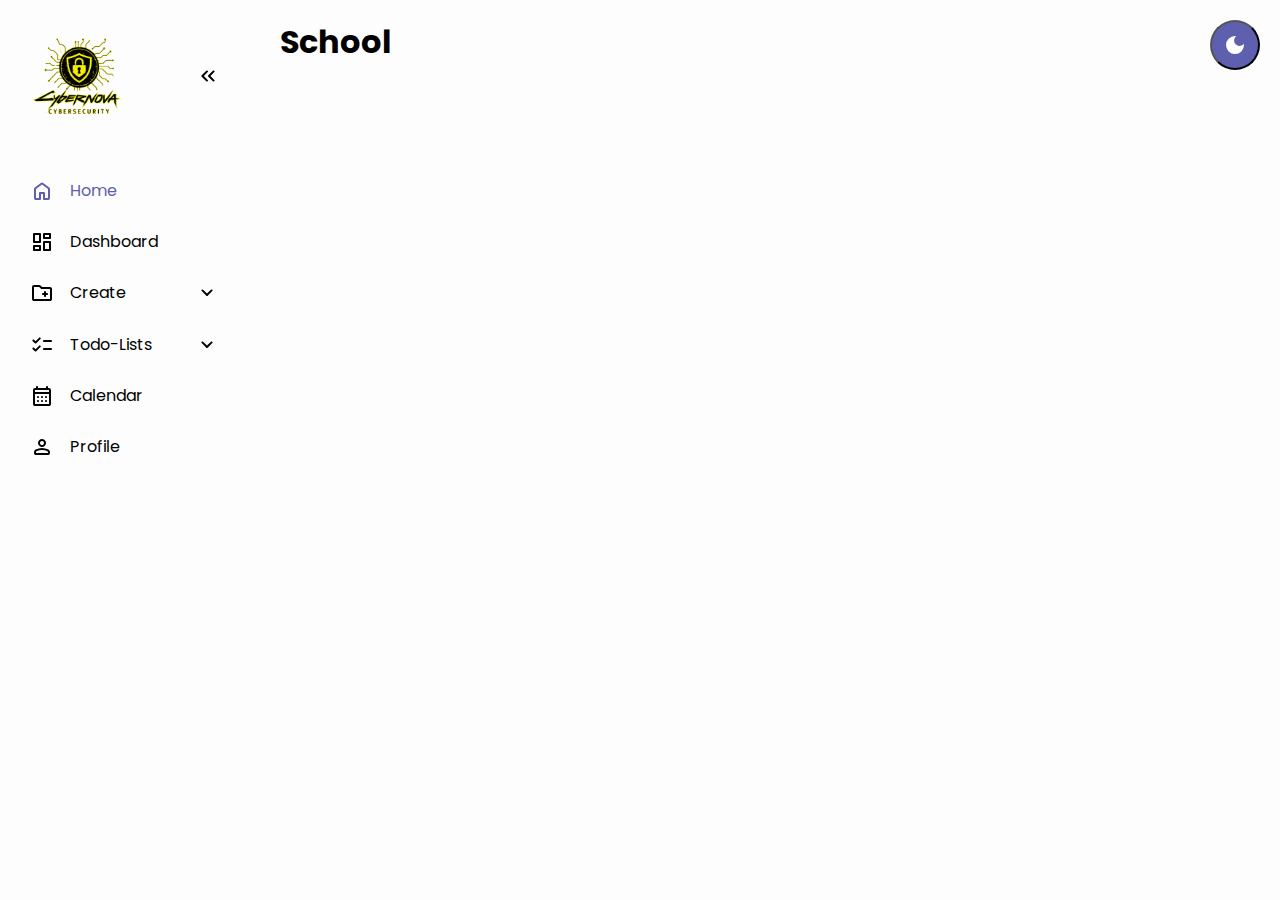
<file: School.html>
<!DOCTYPE html>
<html lang="en">
<head>
  <meta charset="UTF-8">
  <meta name="viewport" content="width=device-width, initial-scale=1.0">
  <title>Home</title>
  <link rel="stylesheet" href="style.css">
  <script type="text/javascript" src="app.js" defer></script>
   
</head>
<body>
  
  <button id="theme-switch" class="main">
      <svg xmlns="http://www.w3.org/2000/svg" height="24px" viewBox="0 -960 960 960" width="24px"><path d="M480-120q-150 0-255-105T120-480q0-150 105-255t255-105q14 0 27.5 1t26.5 3q-41 29-65.5 75.5T444-660q0 90 63 153t153 63q55 0 101-24.5t75-65.5q2 13 3 26.5t1 27.5q0 150-105 255T480-120Z"/></svg>
      <svg xmlns="http://www.w3.org/2000/svg" height="24px" viewBox="0 -960 960 960" width="24px"><path d="M480-280q-83 0-141.5-58.5T280-480q0-83 58.5-141.5T480-680q83 0 141.5 58.5T680-480q0 83-58.5 141.5T480-280ZM200-440H40v-80h160v80Zm720 0H760v-80h160v80ZM440-760v-160h80v160h-80Zm0 720v-160h80v160h-80ZM256-650l-101-97 57-59 96 100-52 56Zm492 496-97-101 53-55 101 97-57 59Zm-98-550 97-101 59 57-100 96-56-52ZM154-212l101-97 55 53-97 101-59-57Z"/></svg>
    </button>
    <nav id="sidebar">
    <ul>
      <li>
        <span class="logo"><a href="index.html"><img src="imagini/CYBERNOVA.png" style="height: 90px; width: 140px;"></a></span>
        <button onclick=toggleSidebar() id="toggle-btn">
          <svg xmlns="http://www.w3.org/2000/svg" height="24px" viewBox="0 -960 960 960" width="24px" fill="#e8eaed"><path d="m313-480 155 156q11 11 11.5 27.5T468-268q-11 11-28 11t-28-11L228-452q-6-6-8.5-13t-2.5-15q0-8 2.5-15t8.5-13l184-184q11-11 27.5-11.5T468-692q11 11 11 28t-11 28L313-480Zm264 0 155 156q11 11 11.5 27.5T732-268q-11 11-28 11t-28-11L492-452q-6-6-8.5-13t-2.5-15q0-8 2.5-15t8.5-13l184-184q11-11 27.5-11.5T732-692q11 11 11 28t-11 28L577-480Z"/></svg>
        </button>
        </li>
      <li class="active">
        <a href="index.html">
          <svg xmlns="http://www.w3.org/2000/svg" height="24px" viewBox="0 -960 960 960" width="24px" fill="#e8eaed"><path d="M240-200h120v-200q0-17 11.5-28.5T400-440h160q17 0 28.5 11.5T600-400v200h120v-360L480-740 240-560v360Zm-80 0v-360q0-19 8.5-36t23.5-28l240-180q21-16 48-16t48 16l240 180q15 11 23.5 28t8.5 36v360q0 33-23.5 56.5T720-120H560q-17 0-28.5-11.5T520-160v-200h-80v200q0 17-11.5 28.5T400-120H240q-33 0-56.5-23.5T160-200Zm320-270Z"/></svg>
                    <span>Home</span>
        </a>
      </li>
      <li>
        <a href="dashboard.html">
          <svg xmlns="http://www.w3.org/2000/svg" height="24px" viewBox="0 -960 960 960" width="24px" fill="#e8eaed"><path d="M520-640v-160q0-17 11.5-28.5T560-840h240q17 0 28.5 11.5T840-800v160q0 17-11.5 28.5T800-600H560q-17 0-28.5-11.5T520-640ZM120-480v-320q0-17 11.5-28.5T160-840h240q17 0 28.5 11.5T440-800v320q0 17-11.5 28.5T400-440H160q-17 0-28.5-11.5T120-480Zm400 320v-320q0-17 11.5-28.5T560-520h240q17 0 28.5 11.5T840-480v320q0 17-11.5 28.5T800-120H560q-17 0-28.5-11.5T520-160Zm-400 0v-160q0-17 11.5-28.5T160-360h240q17 0 28.5 11.5T440-320v160q0 17-11.5 28.5T400-120H160q-17 0-28.5-11.5T120-160Zm80-360h160v-240H200v240Zm400 320h160v-240H600v240Zm0-480h160v-80H600v80ZM200-200h160v-80H200v80Zm160-320Zm240-160Zm0 240ZM360-280Z"/></svg>
          <span>Dashboard</span>
        </a>
      </li>
      <li>
        <button onclick=toggleSubMenu(this) class="dropdown-btn">
          <svg xmlns="http://www.w3.org/2000/svg" height="24px" viewBox="0 -960 960 960" width="24px" fill="#e8eaed"><path d="M160-160q-33 0-56.5-23.5T80-240v-480q0-33 23.5-56.5T160-800h207q16 0 30.5 6t25.5 17l57 57h320q33 0 56.5 23.5T880-640v400q0 33-23.5 56.5T800-160H160Zm0-80h640v-400H447l-80-80H160v480Zm0 0v-480 480Zm400-160v40q0 17 11.5 28.5T600-320q17 0 28.5-11.5T640-360v-40h40q17 0 28.5-11.5T720-440q0-17-11.5-28.5T680-480h-40v-40q0-17-11.5-28.5T600-560q-17 0-28.5 11.5T560-520v40h-40q-17 0-28.5 11.5T480-440q0 17 11.5 28.5T520-400h40Z"/></svg>
          <span>Create</span>
          <svg xmlns="http://www.w3.org/2000/svg" height="24px" viewBox="0 -960 960 960" width="24px" fill="#e8eaed"><path d="M480-361q-8 0-15-2.5t-13-8.5L268-556q-11-11-11-28t11-28q11-11 28-11t28 11l156 156 156-156q11-11 28-11t28 11q11 11 11 28t-11 28L508-372q-6 6-13 8.5t-15 2.5Z"/></svg>
        </button>
        <ul class="sub-menu">
          <div>
            <li><a href="Folder.html">Folder</a></li>
            <li><a href="Document.html">Document</a></li>
            <li><a href="Project.html">Project</a></li>
            
          </div>
        </ul>
      </li>
      <li>
        <button onclick=toggleSubMenu(this) class="dropdown-btn">
          <svg xmlns="http://www.w3.org/2000/svg" height="24px" viewBox="0 -960 960 960" width="24px" fill="#e8eaed"><path d="m221-313 142-142q12-12 28-11.5t28 12.5q11 12 11 28t-11 28L250-228q-12 12-28 12t-28-12l-86-86q-11-11-11-28t11-28q11-11 28-11t28 11l57 57Zm0-320 142-142q12-12 28-11.5t28 12.5q11 12 11 28t-11 28L250-548q-12 12-28 12t-28-12l-86-86q-11-11-11-28t11-28q11-11 28-11t28 11l57 57Zm339 353q-17 0-28.5-11.5T520-320q0-17 11.5-28.5T560-360h280q17 0 28.5 11.5T880-320q0 17-11.5 28.5T840-280H560Zm0-320q-17 0-28.5-11.5T520-640q0-17 11.5-28.5T560-680h280q17 0 28.5 11.5T880-640q0 17-11.5 28.5T840-600H560Z"/></svg>
          <span>Todo-Lists</span>
          <svg xmlns="http://www.w3.org/2000/svg" height="24px" viewBox="0 -960 960 960" width="24px" fill="#e8eaed"><path d="M480-361q-8 0-15-2.5t-13-8.5L268-556q-11-11-11-28t11-28q11-11 28-11t28 11l156 156 156-156q11-11 28-11t28 11q11 11 11 28t-11 28L508-372q-6 6-13 8.5t-15 2.5Z"/></svg>
        </button>
        <ul class="sub-menu">
          <div>
            <li><a href="Work.html">Work</a></li>
            <li><a href="Private.html">Private</a></li>
            <li><a href="Coding.html">Coding</a></li>
            <li><a href="School.html">School</a></li>
          </div>
        </ul>
      </li>
      <li>
        <a href="calendar.html">
          <svg xmlns="http://www.w3.org/2000/svg" height="24px" viewBox="0 -960 960 960" width="24px" fill="#e8eaed"><path d="M200-80q-33 0-56.5-23.5T120-160v-560q0-33 23.5-56.5T200-800h40v-40q0-17 11.5-28.5T280-880q17 0 28.5 11.5T320-840v40h320v-40q0-17 11.5-28.5T680-880q17 0 28.5 11.5T720-840v40h40q33 0 56.5 23.5T840-720v560q0 33-23.5 56.5T760-80H200Zm0-80h560v-400H200v400Zm0-480h560v-80H200v80Zm0 0v-80 80Zm280 240q-17 0-28.5-11.5T440-440q0-17 11.5-28.5T480-480q17 0 28.5 11.5T520-440q0 17-11.5 28.5T480-400Zm-160 0q-17 0-28.5-11.5T280-440q0-17 11.5-28.5T320-480q17 0 28.5 11.5T360-440q0 17-11.5 28.5T320-400Zm320 0q-17 0-28.5-11.5T600-440q0-17 11.5-28.5T640-480q17 0 28.5 11.5T680-440q0 17-11.5 28.5T640-400ZM480-240q-17 0-28.5-11.5T440-280q0-17 11.5-28.5T480-320q17 0 28.5 11.5T520-280q0 17-11.5 28.5T480-240Zm-160 0q-17 0-28.5-11.5T280-280q0-17 11.5-28.5T320-320q17 0 28.5 11.5T360-280q0 17-11.5 28.5T320-240Zm320 0q-17 0-28.5-11.5T600-280q0-17 11.5-28.5T640-320q17 0 28.5 11.5T680-280q0 17-11.5 28.5T640-240Z"/></svg>
          <span>Calendar</span>
        </a>
      </li>
      <li>
        <a href="profile.html">
          <svg xmlns="http://www.w3.org/2000/svg" height="24px" viewBox="0 -960 960 960" width="24px" fill="#e8eaed"><path d="M480-480q-66 0-113-47t-47-113q0-66 47-113t113-47q66 0 113 47t47 113q0 66-47 113t-113 47ZM160-240v-32q0-34 17.5-62.5T224-378q62-31 126-46.5T480-440q66 0 130 15.5T736-378q29 15 46.5 43.5T800-272v32q0 33-23.5 56.5T720-160H240q-33 0-56.5-23.5T160-240Zm80 0h480v-32q0-11-5.5-20T700-306q-54-27-109-40.5T480-360q-56 0-111 13.5T260-306q-9 5-14.5 14t-5.5 20v32Zm240-320q33 0 56.5-23.5T560-640q0-33-23.5-56.5T480-720q-33 0-56.5 23.5T400-640q0 33 23.5 56.5T480-560Zm0-80Zm0 400Z"/></svg>
          <span>Profile</span>
        </a>
        
      </li>
    </ul>
  </nav>
  <main>
    <h1>School</h1>
  </main>
</body>
</html>
</file>
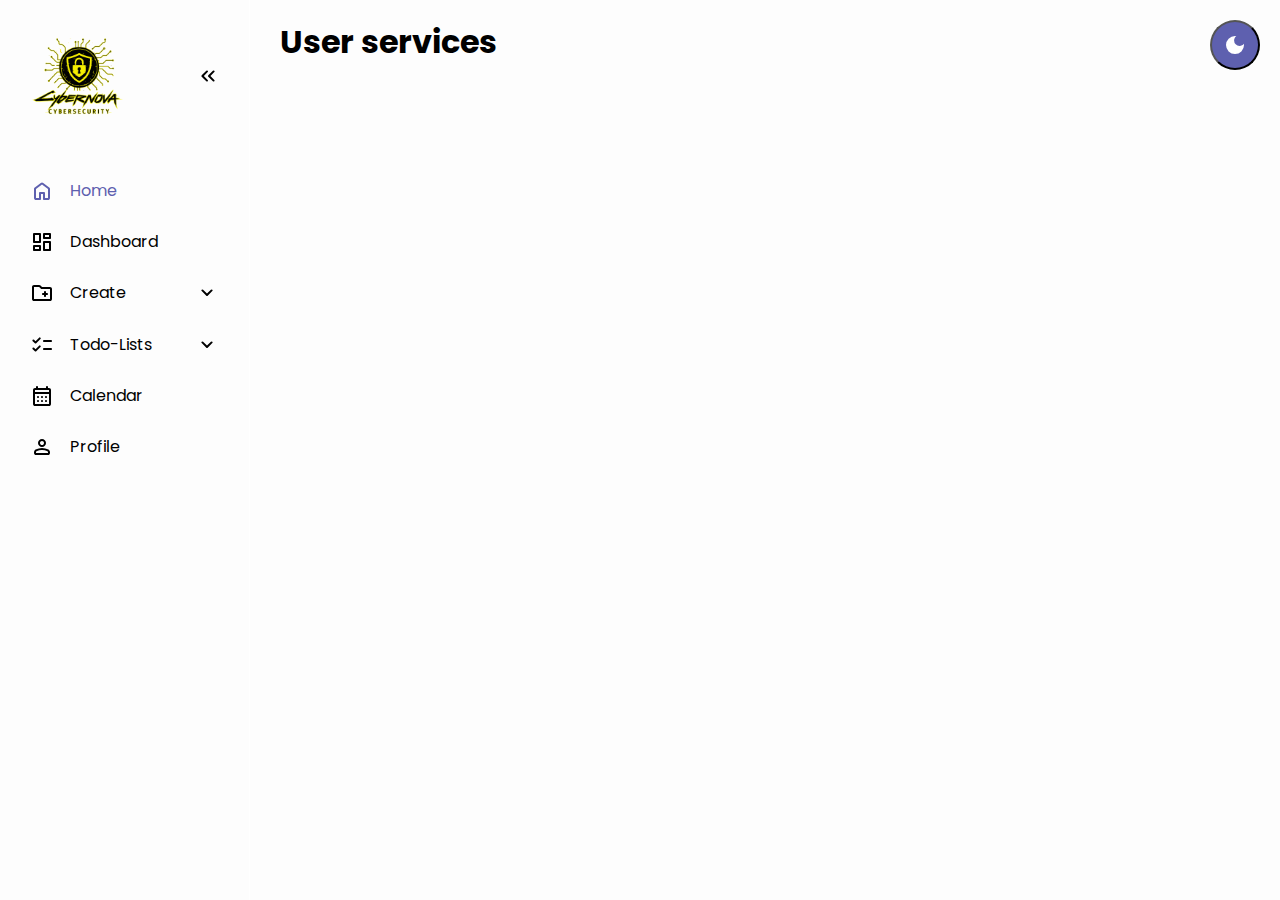
<file: user services.html>
<!DOCTYPE html>
<html lang="en">
<head>
  <meta charset="UTF-8">
  <meta name="viewport" content="width=device-width, initial-scale=1.0">
  <title>Home</title>
  <link rel="stylesheet" href="style.css">
  <script type="text/javascript" src="app.js" defer></script>
   
</head>
<body>
  
  <button id="theme-switch" class="main">
      <svg xmlns="http://www.w3.org/2000/svg" height="24px" viewBox="0 -960 960 960" width="24px"><path d="M480-120q-150 0-255-105T120-480q0-150 105-255t255-105q14 0 27.5 1t26.5 3q-41 29-65.5 75.5T444-660q0 90 63 153t153 63q55 0 101-24.5t75-65.5q2 13 3 26.5t1 27.5q0 150-105 255T480-120Z"/></svg>
      <svg xmlns="http://www.w3.org/2000/svg" height="24px" viewBox="0 -960 960 960" width="24px"><path d="M480-280q-83 0-141.5-58.5T280-480q0-83 58.5-141.5T480-680q83 0 141.5 58.5T680-480q0 83-58.5 141.5T480-280ZM200-440H40v-80h160v80Zm720 0H760v-80h160v80ZM440-760v-160h80v160h-80Zm0 720v-160h80v160h-80ZM256-650l-101-97 57-59 96 100-52 56Zm492 496-97-101 53-55 101 97-57 59Zm-98-550 97-101 59 57-100 96-56-52ZM154-212l101-97 55 53-97 101-59-57Z"/></svg>
    </button>
    <nav id="sidebar">
    <ul>
      <li>
        <span class="logo"><a href="index.html"><img src="imagini/CYBERNOVA.png" style="height: 90px; width: 140px;"></a></span>
        <button onclick=toggleSidebar() id="toggle-btn">
          <svg xmlns="http://www.w3.org/2000/svg" height="24px" viewBox="0 -960 960 960" width="24px" fill="#e8eaed"><path d="m313-480 155 156q11 11 11.5 27.5T468-268q-11 11-28 11t-28-11L228-452q-6-6-8.5-13t-2.5-15q0-8 2.5-15t8.5-13l184-184q11-11 27.5-11.5T468-692q11 11 11 28t-11 28L313-480Zm264 0 155 156q11 11 11.5 27.5T732-268q-11 11-28 11t-28-11L492-452q-6-6-8.5-13t-2.5-15q0-8 2.5-15t8.5-13l184-184q11-11 27.5-11.5T732-692q11 11 11 28t-11 28L577-480Z"/></svg>
        </button>
        </li>
      <li class="active">
        <a href="index.html">
          <svg xmlns="http://www.w3.org/2000/svg" height="24px" viewBox="0 -960 960 960" width="24px" fill="#e8eaed"><path d="M240-200h120v-200q0-17 11.5-28.5T400-440h160q17 0 28.5 11.5T600-400v200h120v-360L480-740 240-560v360Zm-80 0v-360q0-19 8.5-36t23.5-28l240-180q21-16 48-16t48 16l240 180q15 11 23.5 28t8.5 36v360q0 33-23.5 56.5T720-120H560q-17 0-28.5-11.5T520-160v-200h-80v200q0 17-11.5 28.5T400-120H240q-33 0-56.5-23.5T160-200Zm320-270Z"/></svg>
                    <span>Home</span>
        </a>
      </li>
      <li>
        <a href="dashboard.html">
          <svg xmlns="http://www.w3.org/2000/svg" height="24px" viewBox="0 -960 960 960" width="24px" fill="#e8eaed"><path d="M520-640v-160q0-17 11.5-28.5T560-840h240q17 0 28.5 11.5T840-800v160q0 17-11.5 28.5T800-600H560q-17 0-28.5-11.5T520-640ZM120-480v-320q0-17 11.5-28.5T160-840h240q17 0 28.5 11.5T440-800v320q0 17-11.5 28.5T400-440H160q-17 0-28.5-11.5T120-480Zm400 320v-320q0-17 11.5-28.5T560-520h240q17 0 28.5 11.5T840-480v320q0 17-11.5 28.5T800-120H560q-17 0-28.5-11.5T520-160Zm-400 0v-160q0-17 11.5-28.5T160-360h240q17 0 28.5 11.5T440-320v160q0 17-11.5 28.5T400-120H160q-17 0-28.5-11.5T120-160Zm80-360h160v-240H200v240Zm400 320h160v-240H600v240Zm0-480h160v-80H600v80ZM200-200h160v-80H200v80Zm160-320Zm240-160Zm0 240ZM360-280Z"/></svg>
          <span>Dashboard</span>
        </a>
      </li>
      <li>
        <button onclick=toggleSubMenu(this) class="dropdown-btn">
          <svg xmlns="http://www.w3.org/2000/svg" height="24px" viewBox="0 -960 960 960" width="24px" fill="#e8eaed"><path d="M160-160q-33 0-56.5-23.5T80-240v-480q0-33 23.5-56.5T160-800h207q16 0 30.5 6t25.5 17l57 57h320q33 0 56.5 23.5T880-640v400q0 33-23.5 56.5T800-160H160Zm0-80h640v-400H447l-80-80H160v480Zm0 0v-480 480Zm400-160v40q0 17 11.5 28.5T600-320q17 0 28.5-11.5T640-360v-40h40q17 0 28.5-11.5T720-440q0-17-11.5-28.5T680-480h-40v-40q0-17-11.5-28.5T600-560q-17 0-28.5 11.5T560-520v40h-40q-17 0-28.5 11.5T480-440q0 17 11.5 28.5T520-400h40Z"/></svg>
          <span>Create</span>
          <svg xmlns="http://www.w3.org/2000/svg" height="24px" viewBox="0 -960 960 960" width="24px" fill="#e8eaed"><path d="M480-361q-8 0-15-2.5t-13-8.5L268-556q-11-11-11-28t11-28q11-11 28-11t28 11l156 156 156-156q11-11 28-11t28 11q11 11 11 28t-11 28L508-372q-6 6-13 8.5t-15 2.5Z"/></svg>
        </button>
        <ul class="sub-menu">
          <div>
            <li><a href="Folder.html">Folder</a></li>
            <li><a href="Document.html">Document</a></li>
            <li><a href="Project.html">Project</a></li>
            
          </div>
        </ul>
      </li>
      <li>
        <button onclick=toggleSubMenu(this) class="dropdown-btn">
          <svg xmlns="http://www.w3.org/2000/svg" height="24px" viewBox="0 -960 960 960" width="24px" fill="#e8eaed"><path d="m221-313 142-142q12-12 28-11.5t28 12.5q11 12 11 28t-11 28L250-228q-12 12-28 12t-28-12l-86-86q-11-11-11-28t11-28q11-11 28-11t28 11l57 57Zm0-320 142-142q12-12 28-11.5t28 12.5q11 12 11 28t-11 28L250-548q-12 12-28 12t-28-12l-86-86q-11-11-11-28t11-28q11-11 28-11t28 11l57 57Zm339 353q-17 0-28.5-11.5T520-320q0-17 11.5-28.5T560-360h280q17 0 28.5 11.5T880-320q0 17-11.5 28.5T840-280H560Zm0-320q-17 0-28.5-11.5T520-640q0-17 11.5-28.5T560-680h280q17 0 28.5 11.5T880-640q0 17-11.5 28.5T840-600H560Z"/></svg>
          <span>Todo-Lists</span>
          <svg xmlns="http://www.w3.org/2000/svg" height="24px" viewBox="0 -960 960 960" width="24px" fill="#e8eaed"><path d="M480-361q-8 0-15-2.5t-13-8.5L268-556q-11-11-11-28t11-28q11-11 28-11t28 11l156 156 156-156q11-11 28-11t28 11q11 11 11 28t-11 28L508-372q-6 6-13 8.5t-15 2.5Z"/></svg>
        </button>
        <ul class="sub-menu">
          <div>
            <li><a href="Work.html">Work</a></li>
            <li><a href="Private.html">Private</a></li>
            <li><a href="Coding.html">Coding</a></li>
            <li><a href="School.html">School</a></li>
          </div>
        </ul>
      </li>
      <li>
        <a href="calendar.html">
          <svg xmlns="http://www.w3.org/2000/svg" height="24px" viewBox="0 -960 960 960" width="24px" fill="#e8eaed"><path d="M200-80q-33 0-56.5-23.5T120-160v-560q0-33 23.5-56.5T200-800h40v-40q0-17 11.5-28.5T280-880q17 0 28.5 11.5T320-840v40h320v-40q0-17 11.5-28.5T680-880q17 0 28.5 11.5T720-840v40h40q33 0 56.5 23.5T840-720v560q0 33-23.5 56.5T760-80H200Zm0-80h560v-400H200v400Zm0-480h560v-80H200v80Zm0 0v-80 80Zm280 240q-17 0-28.5-11.5T440-440q0-17 11.5-28.5T480-480q17 0 28.5 11.5T520-440q0 17-11.5 28.5T480-400Zm-160 0q-17 0-28.5-11.5T280-440q0-17 11.5-28.5T320-480q17 0 28.5 11.5T360-440q0 17-11.5 28.5T320-400Zm320 0q-17 0-28.5-11.5T600-440q0-17 11.5-28.5T640-480q17 0 28.5 11.5T680-440q0 17-11.5 28.5T640-400ZM480-240q-17 0-28.5-11.5T440-280q0-17 11.5-28.5T480-320q17 0 28.5 11.5T520-280q0 17-11.5 28.5T480-240Zm-160 0q-17 0-28.5-11.5T280-280q0-17 11.5-28.5T320-320q17 0 28.5 11.5T360-280q0 17-11.5 28.5T320-240Zm320 0q-17 0-28.5-11.5T600-280q0-17 11.5-28.5T640-320q17 0 28.5 11.5T680-280q0 17-11.5 28.5T640-240Z"/></svg>
          <span>Calendar</span>
        </a>
      </li>
      <li>
        <a href="profile.html">
          <svg xmlns="http://www.w3.org/2000/svg" height="24px" viewBox="0 -960 960 960" width="24px" fill="#e8eaed"><path d="M480-480q-66 0-113-47t-47-113q0-66 47-113t113-47q66 0 113 47t47 113q0 66-47 113t-113 47ZM160-240v-32q0-34 17.5-62.5T224-378q62-31 126-46.5T480-440q66 0 130 15.5T736-378q29 15 46.5 43.5T800-272v32q0 33-23.5 56.5T720-160H240q-33 0-56.5-23.5T160-240Zm80 0h480v-32q0-11-5.5-20T700-306q-54-27-109-40.5T480-360q-56 0-111 13.5T260-306q-9 5-14.5 14t-5.5 20v32Zm240-320q33 0 56.5-23.5T560-640q0-33-23.5-56.5T480-720q-33 0-56.5 23.5T400-640q0 33 23.5 56.5T480-560Zm0-80Zm0 400Z"/></svg>
          <span>Profile</span>
        </a>
        
      </li>
    </ul>
  </nav>
  <main>
    <h1>User services</h1>
  </main>
</body>
</html>
</file>
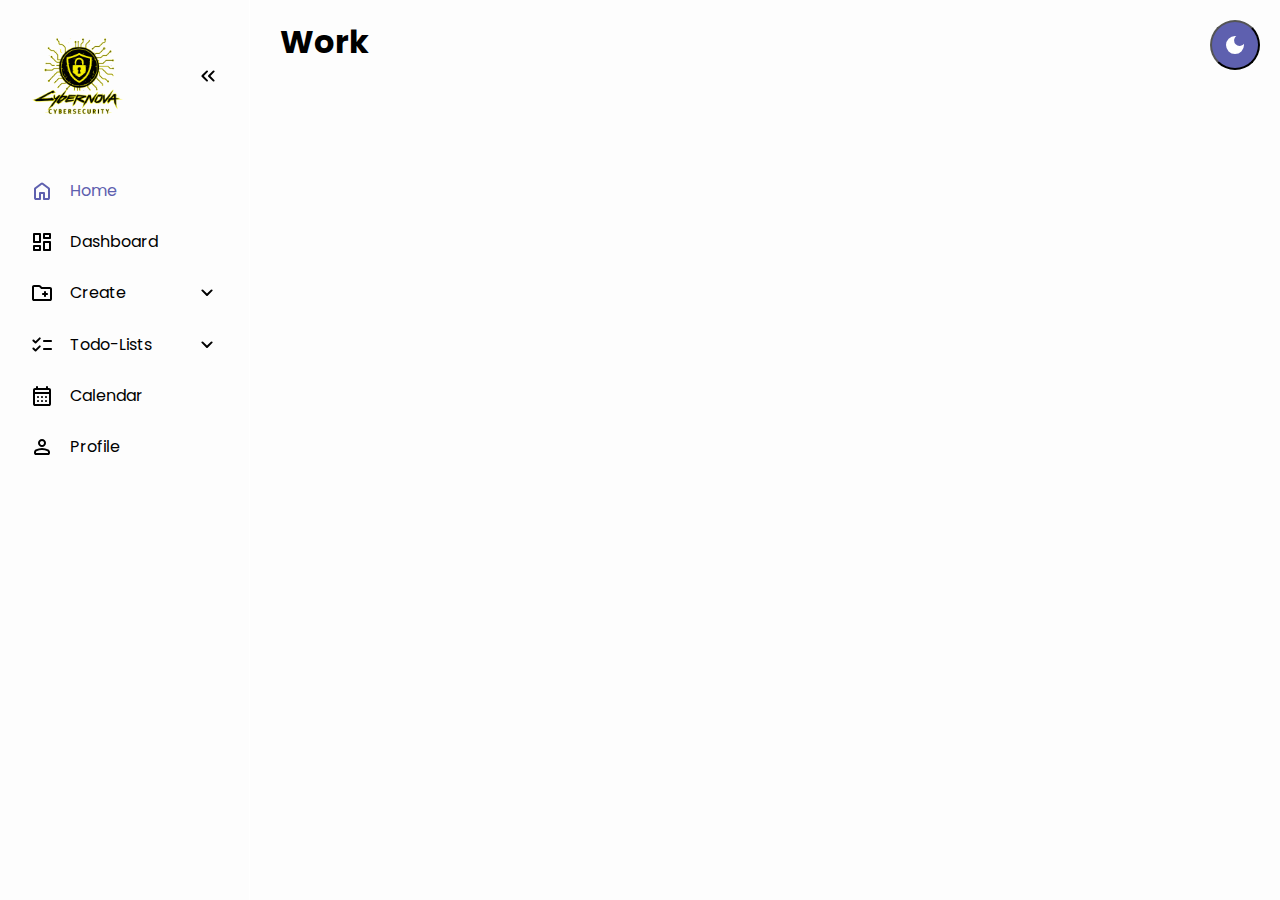
<file: Work.html>
<!DOCTYPE html>
<html lang="en">
<head>
  <meta charset="UTF-8">
  <meta name="viewport" content="width=device-width, initial-scale=1.0">
  <title>Home</title>
  <link rel="stylesheet" href="style.css">
  <script type="text/javascript" src="app.js" defer></script>
   
</head>
<body>
  
  <button id="theme-switch" class="main">
      <svg xmlns="http://www.w3.org/2000/svg" height="24px" viewBox="0 -960 960 960" width="24px"><path d="M480-120q-150 0-255-105T120-480q0-150 105-255t255-105q14 0 27.5 1t26.5 3q-41 29-65.5 75.5T444-660q0 90 63 153t153 63q55 0 101-24.5t75-65.5q2 13 3 26.5t1 27.5q0 150-105 255T480-120Z"/></svg>
      <svg xmlns="http://www.w3.org/2000/svg" height="24px" viewBox="0 -960 960 960" width="24px"><path d="M480-280q-83 0-141.5-58.5T280-480q0-83 58.5-141.5T480-680q83 0 141.5 58.5T680-480q0 83-58.5 141.5T480-280ZM200-440H40v-80h160v80Zm720 0H760v-80h160v80ZM440-760v-160h80v160h-80Zm0 720v-160h80v160h-80ZM256-650l-101-97 57-59 96 100-52 56Zm492 496-97-101 53-55 101 97-57 59Zm-98-550 97-101 59 57-100 96-56-52ZM154-212l101-97 55 53-97 101-59-57Z"/></svg>
    </button>
    <nav id="sidebar">
    <ul>
      <li>
        <span class="logo"><a href="index.html"><img src="imagini/CYBERNOVA.png" style="height: 90px; width: 140px;"></a></span>
        <button onclick=toggleSidebar() id="toggle-btn">
          <svg xmlns="http://www.w3.org/2000/svg" height="24px" viewBox="0 -960 960 960" width="24px" fill="#e8eaed"><path d="m313-480 155 156q11 11 11.5 27.5T468-268q-11 11-28 11t-28-11L228-452q-6-6-8.5-13t-2.5-15q0-8 2.5-15t8.5-13l184-184q11-11 27.5-11.5T468-692q11 11 11 28t-11 28L313-480Zm264 0 155 156q11 11 11.5 27.5T732-268q-11 11-28 11t-28-11L492-452q-6-6-8.5-13t-2.5-15q0-8 2.5-15t8.5-13l184-184q11-11 27.5-11.5T732-692q11 11 11 28t-11 28L577-480Z"/></svg>
        </button>
        </li>
      <li class="active">
        <a href="index.html">
          <svg xmlns="http://www.w3.org/2000/svg" height="24px" viewBox="0 -960 960 960" width="24px" fill="#e8eaed"><path d="M240-200h120v-200q0-17 11.5-28.5T400-440h160q17 0 28.5 11.5T600-400v200h120v-360L480-740 240-560v360Zm-80 0v-360q0-19 8.5-36t23.5-28l240-180q21-16 48-16t48 16l240 180q15 11 23.5 28t8.5 36v360q0 33-23.5 56.5T720-120H560q-17 0-28.5-11.5T520-160v-200h-80v200q0 17-11.5 28.5T400-120H240q-33 0-56.5-23.5T160-200Zm320-270Z"/></svg>
                    <span>Home</span>
        </a>
      </li>
      <li>
        <a href="dashboard.html">
          <svg xmlns="http://www.w3.org/2000/svg" height="24px" viewBox="0 -960 960 960" width="24px" fill="#e8eaed"><path d="M520-640v-160q0-17 11.5-28.5T560-840h240q17 0 28.5 11.5T840-800v160q0 17-11.5 28.5T800-600H560q-17 0-28.5-11.5T520-640ZM120-480v-320q0-17 11.5-28.5T160-840h240q17 0 28.5 11.5T440-800v320q0 17-11.5 28.5T400-440H160q-17 0-28.5-11.5T120-480Zm400 320v-320q0-17 11.5-28.5T560-520h240q17 0 28.5 11.5T840-480v320q0 17-11.5 28.5T800-120H560q-17 0-28.5-11.5T520-160Zm-400 0v-160q0-17 11.5-28.5T160-360h240q17 0 28.5 11.5T440-320v160q0 17-11.5 28.5T400-120H160q-17 0-28.5-11.5T120-160Zm80-360h160v-240H200v240Zm400 320h160v-240H600v240Zm0-480h160v-80H600v80ZM200-200h160v-80H200v80Zm160-320Zm240-160Zm0 240ZM360-280Z"/></svg>
          <span>Dashboard</span>
        </a>
      </li>
      <li>
        <button onclick=toggleSubMenu(this) class="dropdown-btn">
          <svg xmlns="http://www.w3.org/2000/svg" height="24px" viewBox="0 -960 960 960" width="24px" fill="#e8eaed"><path d="M160-160q-33 0-56.5-23.5T80-240v-480q0-33 23.5-56.5T160-800h207q16 0 30.5 6t25.5 17l57 57h320q33 0 56.5 23.5T880-640v400q0 33-23.5 56.5T800-160H160Zm0-80h640v-400H447l-80-80H160v480Zm0 0v-480 480Zm400-160v40q0 17 11.5 28.5T600-320q17 0 28.5-11.5T640-360v-40h40q17 0 28.5-11.5T720-440q0-17-11.5-28.5T680-480h-40v-40q0-17-11.5-28.5T600-560q-17 0-28.5 11.5T560-520v40h-40q-17 0-28.5 11.5T480-440q0 17 11.5 28.5T520-400h40Z"/></svg>
          <span>Create</span>
          <svg xmlns="http://www.w3.org/2000/svg" height="24px" viewBox="0 -960 960 960" width="24px" fill="#e8eaed"><path d="M480-361q-8 0-15-2.5t-13-8.5L268-556q-11-11-11-28t11-28q11-11 28-11t28 11l156 156 156-156q11-11 28-11t28 11q11 11 11 28t-11 28L508-372q-6 6-13 8.5t-15 2.5Z"/></svg>
        </button>
        <ul class="sub-menu">
          <div>
            <li><a href="Folder.html">Folder</a></li>
            <li><a href="Document.html">Document</a></li>
            <li><a href="Project.html">Project</a></li>
            
          </div>
        </ul>
      </li>
      <li>
        <button onclick=toggleSubMenu(this) class="dropdown-btn">
          <svg xmlns="http://www.w3.org/2000/svg" height="24px" viewBox="0 -960 960 960" width="24px" fill="#e8eaed"><path d="m221-313 142-142q12-12 28-11.5t28 12.5q11 12 11 28t-11 28L250-228q-12 12-28 12t-28-12l-86-86q-11-11-11-28t11-28q11-11 28-11t28 11l57 57Zm0-320 142-142q12-12 28-11.5t28 12.5q11 12 11 28t-11 28L250-548q-12 12-28 12t-28-12l-86-86q-11-11-11-28t11-28q11-11 28-11t28 11l57 57Zm339 353q-17 0-28.5-11.5T520-320q0-17 11.5-28.5T560-360h280q17 0 28.5 11.5T880-320q0 17-11.5 28.5T840-280H560Zm0-320q-17 0-28.5-11.5T520-640q0-17 11.5-28.5T560-680h280q17 0 28.5 11.5T880-640q0 17-11.5 28.5T840-600H560Z"/></svg>
          <span>Todo-Lists</span>
          <svg xmlns="http://www.w3.org/2000/svg" height="24px" viewBox="0 -960 960 960" width="24px" fill="#e8eaed"><path d="M480-361q-8 0-15-2.5t-13-8.5L268-556q-11-11-11-28t11-28q11-11 28-11t28 11l156 156 156-156q11-11 28-11t28 11q11 11 11 28t-11 28L508-372q-6 6-13 8.5t-15 2.5Z"/></svg>
        </button>
        <ul class="sub-menu">
          <div>
            <li><a href="Work.html">Work</a></li>
            <li><a href="Private.html">Private</a></li>
            <li><a href="Coding.html">Coding</a></li>
            <li><a href="School.html">School</a></li>
          </div>
        </ul>
      </li>
      <li>
        <a href="calendar.html">
          <svg xmlns="http://www.w3.org/2000/svg" height="24px" viewBox="0 -960 960 960" width="24px" fill="#e8eaed"><path d="M200-80q-33 0-56.5-23.5T120-160v-560q0-33 23.5-56.5T200-800h40v-40q0-17 11.5-28.5T280-880q17 0 28.5 11.5T320-840v40h320v-40q0-17 11.5-28.5T680-880q17 0 28.5 11.5T720-840v40h40q33 0 56.5 23.5T840-720v560q0 33-23.5 56.5T760-80H200Zm0-80h560v-400H200v400Zm0-480h560v-80H200v80Zm0 0v-80 80Zm280 240q-17 0-28.5-11.5T440-440q0-17 11.5-28.5T480-480q17 0 28.5 11.5T520-440q0 17-11.5 28.5T480-400Zm-160 0q-17 0-28.5-11.5T280-440q0-17 11.5-28.5T320-480q17 0 28.5 11.5T360-440q0 17-11.5 28.5T320-400Zm320 0q-17 0-28.5-11.5T600-440q0-17 11.5-28.5T640-480q17 0 28.5 11.5T680-440q0 17-11.5 28.5T640-400ZM480-240q-17 0-28.5-11.5T440-280q0-17 11.5-28.5T480-320q17 0 28.5 11.5T520-280q0 17-11.5 28.5T480-240Zm-160 0q-17 0-28.5-11.5T280-280q0-17 11.5-28.5T320-320q17 0 28.5 11.5T360-280q0 17-11.5 28.5T320-240Zm320 0q-17 0-28.5-11.5T600-280q0-17 11.5-28.5T640-320q17 0 28.5 11.5T680-280q0 17-11.5 28.5T640-240Z"/></svg>
          <span>Calendar</span>
        </a>
      </li>
      <li>
        <a href="profile.html">
          <svg xmlns="http://www.w3.org/2000/svg" height="24px" viewBox="0 -960 960 960" width="24px" fill="#e8eaed"><path d="M480-480q-66 0-113-47t-47-113q0-66 47-113t113-47q66 0 113 47t47 113q0 66-47 113t-113 47ZM160-240v-32q0-34 17.5-62.5T224-378q62-31 126-46.5T480-440q66 0 130 15.5T736-378q29 15 46.5 43.5T800-272v32q0 33-23.5 56.5T720-160H240q-33 0-56.5-23.5T160-240Zm80 0h480v-32q0-11-5.5-20T700-306q-54-27-109-40.5T480-360q-56 0-111 13.5T260-306q-9 5-14.5 14t-5.5 20v32Zm240-320q33 0 56.5-23.5T560-640q0-33-23.5-56.5T480-720q-33 0-56.5 23.5T400-640q0 33 23.5 56.5T480-560Zm0-80Zm0 400Z"/></svg>
          <span>Profile</span>
        </a>
        
      </li>
    </ul>
  </nav>
  <main>
    <h1>Work</h1>
  </main>
</body>
</html>
</file>
<file: style.css>
@import url('https://fonts.googleapis.com/css2?family=Poppins:ital,wght@0,100;0,200;0,300;0,400;0,500;0,600;0,700;0,800;0,900;1,100;1,200;1,300;1,400;1,500;1,600;1,700;1,800;1,900&display=swap');

  :root{
  --base-color: #ffffff;
  --base-variant: #0027c4;
  --text-color: #ffffff;
  --secondary-text: #e3e3e4;
  --primary-color: #ffffff;
  --accent-color: #797979;
  --base-clr: #fdfdfd;
  --line-clr: #00000000;
  --hover-clr: #67a4cc;
  --text-clr: #000000;
  --accent-clr: #5e60af;
  --secondary-text-clr: #b3b8cf;
  --buton:#000000;
}
.darkmode{
  --base-color: #222222;
  --base-variant: #cde6eb;
  --text-color: #ffffff;
  --secondary-text: #ffffff;
  --primary-color: #ffffff;
  --accent-color: #2a4eb3;
  --base-clr: #11121a;
  --line-clr: #00000000;
  --hover-clr: #ffffff77;
  --text-clr: #6200ff;
  --accent-clr: #5e63ff;
  --secondary-text-clr: #0936ff;
  --buton:#ffffff;
}
*{
  margin: 0;
  padding: 0;
}
html, html{
  font-family: Poppins, 'Segoe UI', Tahoma, Geneva, Verdana, sans-serif;
  line-height: 1.5rem;
  height: 100%;
}
hr{
color: var(--accent-clr);
    }
body{
  min-height: 100vh;
  min-height: 100dvh;
  background-color: var(--base-clr);
  display: grid;
  grid-template-columns: auto 1fr;
  padding: 0;
  margin: 0;
  }
  .main{
    z-index: 2;
   } 
#theme-switch{
  height: 50px;
  width: 50px;
  padding: 0;
  border-radius: 50%;
  background-color: var(--accent-clr);
  display: flex;
  justify-content: center;
  align-items: center;
  position: fixed;
  top: 20px;
  right: 20px;
}
#theme-switch svg{
  fill: var(--primary-color);
}
#theme-switch svg:last-child{
  display: none;
}
.darkmode #theme-switch svg:first-child{
  display: none;
}
.darkmode #theme-switch svg:last-child{
  display: block;
}
#sidebar{
  box-sizing: border-box;
  height: 100vh;
  width: 250px;
  padding: 5px 1em;
  background-color: var(--base-clr);
  border-right: 1px solid var(--base-color);

  position: sticky;
  top: 0;
  align-self: start;
  transition: 300ms ease-in-out;
  overflow: hidden;
  text-wrap: nowrap;
}
#sidebar.close{
  padding: 7px;
  width: 60px;
}
#sidebar ul{
  list-style: none;
}
#sidebar > ul > li:first-child{
  display: flex;
  justify-content: flex-end;
  margin-bottom: 16px;
  .logo{
    font-weight: 600;
  }
}
#sidebar ul li.active a{
  color: var(--accent-clr);

  svg{
    fill: var(--accent-clr);
  }
}

#sidebar a, #sidebar .dropdown-btn, #sidebar .logo{
  border-radius: .5em;
  padding: .85em;
  text-decoration: none;
  color: var(--buton);
  display: flex;
  align-items: center;
  gap: 1em;
}
.dropdown-btn{
  width: 100%;
  text-align: left;
  background: none;
  border: none;
  font: inherit;
  cursor: pointer;
}
#sidebar svg{
  flex-shrink: 0;
  fill: var(--text-clr);
}
#sidebar a span, #sidebar .dropdown-btn span{
  flex-grow: 1;
}
#sidebar a:hover, #sidebar .dropdown-btn:hover{
  background-color: var(--hover-clr);
}
#sidebar .sub-menu{
  display: grid;
  grid-template-rows: 0fr;
  transition: 300ms ease-in-out;

  > div{
    overflow: hidden;
  }
}
#sidebar .sub-menu.show{
  grid-template-rows: 1fr;
}
.dropdown-btn svg{
  transition: 200ms ease;
}
.rotate svg:last-child{
  rotate: 180deg;
}
#sidebar .sub-menu a{
  padding-left: 2em;
}
#toggle-btn{
  margin-left: auto;
  padding: 1em;
  border: none;
  border-radius: .5em;
  background: none;
  cursor: pointer;

  svg{
    transition: rotate 150ms ease;
  }
}
#toggle-btn:hover{
  background-color: var(--accent-color);
}

main{
  padding: min(30px, 7%);
}
main p{
  color: var(--line-clr);
  margin-top: 5px;
  margin-bottom: 15px;
}
.container{
  border: 1px solid var(--buton);
  border-radius: 1em;
  margin-bottom: 20px;
  padding: min(3em, 15%);

 h1, h2, p { margin-top: 1em; 
  color: var(--buton);}
}

@media(max-width: 800px){
  body{
    grid-template-columns: 1fr;
  }
  main{
    padding: 2em 1em 60px 1em;
  }
  .container{
    border: none;
    padding: 0;
  }
  #sidebar{
    height: 60px;
    width: 100%;
    border-right: none;
    border-top: 1px solid var(--line-clr);
    padding: 0;
    position: fixed;
    top: unset;
    bottom: 0;

    > ul{
      padding: 0;
      display: grid;
      grid-auto-columns: 60px;
      grid-auto-flow: column;
      align-items: center;
      overflow-x: scroll;
    }
    ul li{
      height: 100%;
    }
    ul a, ul .dropdown-btn{
      width: 60px;
      height: 60px;
      padding: 0;
      border-radius: 0;
      justify-content: center;
    }

    ul li span, ul li:first-child, .dropdown-btn svg:last-child{
      display: none;
    }

    ul li .sub-menu.show{
      position: fixed;
      bottom: 60px;
      left: 0;
      box-sizing: border-box;
      height: 60px;
      width: 100%;
      background-color: var(--accent-clr);
      border-top: 1px solid var(--line-clr);
      display: flex;
      justify-content: center;

      > div{
        overflow-x: auto;
      }
      li{
        display: inline-flex;
      }
      a{
        box-sizing: border-box;
        padding: 1em;
        width: auto;
        justify-content: center;
      }
    }
  }
}

.header {
    display: flex;
    flex-direction: column; /* Stack items vertically by default (mobile-first) */
    align-items: center; /* Center items horizontally when stacked */
    text-align: center; /* Center text content */
    padding: 80px 20px; /* Vertical and horizontal padding */
    background-color: var(--base-color) /* Light blue background for a fresh feel */
    min-height: 80vh; /* Minimum height to fill viewport */
    justify-content: center; /* Center content vertically if space allows */
    
}

/* Content Division Styling (text and image) */
.header > div {
    flex: 1; /* Allows both divs to take available space in a row layout */
    padding: 20px;
}

/* Text Content Styling */
.header > div:first-child {
    max-width: 600px; /* Limit width of text content for readability */
}

.header h1 {
    font-size: 3.5em;
    color: var(--buton);
    margin-bottom: 20px;
    line-height: 1.2;
}

.header p {
    font-size: 1.3em;
    color: var(--accent-clr);
    margin-bottom: 30px;
    line-height: 1.6;
}

/* Socials Container Styling */
.socials-container {
    display: flex;
    justify-content: center; /* Center social icons horizontally */
    gap: 20px; /* Space between icons */
    margin-bottom: 40px; /* Space below social icons */
}

.socials-container a {
    display: flex;
    align-items: center;
    justify-content: center;
    width: 45px; /* Size of the icon container */
    height: 45px;
    border-radius: 50%; /* Make them circular */
    background-color: white; /* White background for icons */
    box-shadow: 0 2px 5px rgba(0, 0, 0, 0.1);
    transition: transform 0.2s ease, box-shadow 0.2s ease;
    text-decoration: none; /* Remove underline */
}

.socials-container a:hover {
    transform: translateY(-3px);
    box-shadow: 0 4px 8px rgba(0, 0, 0, 0.15);
}

.socials-container svg {
    width: 24px; /* Size of the SVG icon */
    height: 24px;
    fill: var(--accent-color, #333); /* Use CSS variable for accent color, fallback to dark grey */
}

/* Button Styling */
.header .button {
    background-color: #007bff; /* Primary blue button color */
    color: white;
    border: none;
    padding: 15px 35px;
    border-radius: 50px; /* Pill-shaped button */
    cursor: pointer;
    font-size: 1.2em;
    font-weight: bold;
    text-transform: uppercase;
    letter-spacing: 0.5px;
    transition: background-color 0.3s ease, transform 0.2s ease;
}

.header .button:hover {
    background-color: #0056b3; /* Darker blue on hover */
    transform: translateY(-2px);
}

/* Image Styling */
.header img {
    max-width: 100%; /* Ensure image is responsive */
    height: auto; /* Maintain aspect ratio */
    display: block; /* Remove extra space below image */
    border-radius: 8px; /* Slightly rounded corners for the image */
   
}


/* --- Media Queries for Responsiveness --- */

/* For Tablets and Desktops (screens wider than 768px) */
@media (min-width: 768px) {
    .header {
        flex-direction: row; /* Arrange items in a row */
        text-align: left; /* Align text to the left */
        justify-content: space-around; /* Distribute items with space around them */
        padding: 100px 40px; /* More padding for larger screens */
    }

    .header > div {
        flex: 1; /* Both divs take roughly equal space */
        max-width: 50%; /* Limit individual div width */
    }

    .socials-container {
        justify-content: flex-start; /* Align social icons to the left */
    }

    .header .button {
        align-self: flex-start; /* Align button to the left */
    }

    .header h1 {
        font-size: 4.5em; /* Larger heading */
    }
}
.ABOUT-THE-COMPANY {
    padding: 60px 20px;
    background-color: var(--base-clr);
    text-align: center;
}

/* Header Styling */
.h-contact {
    margin-bottom: 40px;
    padding: 10%;
}

.h-contact h1 {
    font-size: 2em;
    color: var(--base-color);
    margin-bottom: 10px;
    line-height: 1.6;
}

.h-contact p {
    font-size: 1.1em;
    color: var(--accent-clr);
    line-height: 1.6;
    max-width: 700px; /* Limit text width for readability */
    margin: 0 auto; /* Center the paragraph */
}

/* Feature Columns Container (Flexbox for layout) */
.colons1 {
    display: flex;
    flex-direction: column; /* Stack vertically by default (mobile-first) */
    align-items: center; /* Center items horizontally when stacked */
    gap: 50px; /* Space between feature blocks */
    max-width: 1400px; /* Limit overall width for readability */
    margin: 0 auto; /* Center the container */
    
}

/* Individual Feature Block Styling */
.colons1 > div {
    background-color: var(--line-clr);
    border-radius: 8px;
    box-shadow: 0 4px 10px rgba(0, 0, 0, 0.08);
    padding: 40px;
    width: 100%; /* Full width on small screens */
    max-width: 550px; /* Max width for individual feature box */
    text-align: center; /* Center content within each box */
    transition: transform 0.3s ease, box-shadow 0.3s ease;
}

.colons1 > div:hover {
    transform: translateY(-5px);
    box-shadow: 0 6px 12px var(--accent-clr);
}

.colons1 > div h1 {
    font-size: 1.5em;
    color: var(--accent-clr);/* Highlight color for feature titles */
    margin-bottom: 10px;
    text-transform: capitalize; /* Correct potential all-caps from HTML */
}

.colons1 > div p {
    font-size: 1em;
    color: var(--buton);
    line-height: 1.5;
}

/* --- Media Queries for Responsiveness --- */

/* For Tablets and Medium Desktops (e.g., 768px and up) */
@media (min-width: 768px) {
    .colons1 {
        flex-direction: row; /* Arrange feature blocks in a row */
        flex-wrap: wrap; /* Allow blocks to wrap to the next line */
        justify-content: center; /* Center the blocks in the row */
        gap: 20px; /* Adjust gap for row layout */
    }

    .colons1 > div {
        width: calc(50% - 30px); /* Two columns, accounting for gap */
        /* margin-bottom: 20px; /* Add margin for spacing between rows if needed */ */
    }
}
/* For Larger Desktops (e.g., 1024px and up) */
@media (min-width: 1024px) {
    .ABOUT-THE-COMPANY {
        padding: 80px 20px; /* More vertical padding */
    }

    .h-contact h1 {
        font-size: 2em; /* Larger heading */
    }

    .colons1 {
        gap: 30px; /* Increase gap between columns for more space */
    }

    .colons1 > div {
        width: calc(25% - 25px); /* Four columns, accounting for gap */
    }
}

/* Styling for the main section */
.We-know-design {
    display: flex; /* Enables Flexbox for easy layout */
    flex-direction: row; /* Stacks items vertically by default (for mobile-first) */
    align-items: center; /* Centers items horizontally when stacked */
    text-align: center; /* Centers text content */
    padding: 60px 20px; /* Vertical and horizontal padding for the section */
    background-color: var(--accent-color--base-color);/* Light background for the section */
    gap: 30px; /* Space between the text div and image div */
}

/* Styling for the direct child divs (text content and image container) */
.We-know-design > div img{
    flex: 2; /* Allows both divs to take equal space in a row layout */
    padding: 10px; /* Padding within each content div */
}

/* Text content styling */
.We-know-design h1{
    font-size: 2em;
    color: var(--buton);
    margin-bottom: 15px;
    margin-bottom: 0.67em;
    padding-bottom: 5px;
}
.We-know-design li {
    color: var(--buton);
    list-style: none;
}
.We-know-design p {
    font-size: 1.1em;
    color: var(--buton);
    line-height: 1.7;
    margin-bottom: 25px; /* Space before the button */
}

/* Button styling */
.We-know-design .button {
    background-color: #007bff; /* A nice blue color */
    color: white;
    border: none;
    padding: 15px 30px;
    border-radius: 5px;
    cursor: pointer;
    font-size: 1em;
    text-transform: uppercase;
    letter-spacing: 0.5px;
    transition: background-color 0.3s ease; /* Smooth hover effect */
}

.We-know-design .button:hover {
    background-color: var(--accent-clr); /* Darker blue on hover */
}

/* Image styling */
.We-know-design img {
    max-width:200%; /* Ensures image is responsive and fits its container */
    height: auto; /* Maintains aspect ratio */
    display: block; /* Removes extra space below the image */
    border-radius: 8px; /* Slightly rounded corners for the image */
    
}


/* For Tablets and Desktops (screens wider than 768px) */
@media (min-width: 1024px) {
    .We-know-design {
        flex-direction: row; /* Arranges items in a row */
        text-align: left; /* Aligns text to the left in row layout */
        justify-content: center; /* Center the entire section horizontally */
        max-width: auto; /* Limits the max width of the section itself */
        margin: 0 auto; /* Centers the section on wider screens */
        padding: 80px 20px; /* Adjust padding for larger screens */
    }

    .We-know-design > div {
        max-width: 50%; /* Each div takes up to half the width */
    }

    .We-know-design h1 {
        font-size: 2em; /* Larger heading on bigger screens */
    }
}

/* Header Styling */
.h-contact h1 {
    font-size: 2.5em;
    margin-bottom: 10px;
    color: var(--base-color);
}

.h-contact p {
    font-size: 1.1em;
    color: var(--accent-clr);
    margin-bottom: 40px;
}

/* Collaboration Section - Flexbox for Layout */
.colaboration {
    display: flex;
    flex-wrap: wrap;
    justify-content: center;
    gap: 20px; /* Space between boxes */
}

/* Individual Team Member Box Styling */
.box {
    background-color: var(--base-color);
    border-radius: 8px;
    box-shadow: 0 4px 8px rgba(0, 0, 0, 0.1);
    padding: 30px;
    width: 100%; /* Default to full width on small screens */
    max-width: 300px; /* Max width for individual boxes */
    text-align: center;
    transition: transform 0.3s ease, box-shadow 0.3s ease;
}

.box:hover {
    transform: translateY(-5px);
    box-shadow: 0 6px 12px rgba(0, 0, 0, 0.15);
}

.box img {
    width: 150px;
    height: 150px;
    border-radius: 50%;
    object-fit: cover;
    margin-bottom: 20px;
    border: 3px solid var(--base-color);
}

.box h1 {
    font-size: 1.8em;
    margin-bottom: 5px;
    color: var(--accent-clr); /* A prominent color for names */
}

.box h2 {
    font-size: 1.1em;
    color: var(--accent-clr);
    margin-bottom: 15px;
}

.box p {
    font-size: 0.95em;
    color: var(--buton);
    margin-bottom: 20px;
}

/* Contact Button Styling */
.button {
    background-color: #007bff;
    color: white;
    border: none;
    padding: 12px 25px;
    border-radius: 5px;
    cursor: pointer;
    font-size: 1em;
    transition: background-color 0.3s ease;
}

.button:hover {
    background-color: var(--accent-clr);
}

/* --- Media Queries for Responsiveness --- */

/* For Tablets and Medium Desktops (e.g., 768px and up) */
@media (min-width: 768px) {
    .colaboration {
        justify-content: space-around; /* Distribute items with space */
    }

    .box {
        width: calc(60% - 30px); /* Two columns, accounting for gap */
    }
}


 
    .Concluzii-principale{
        background-color: rgb(139, 120, 190);
        height: 50vh;
        display: grid;
        grid-template-rows: 30% 70%;
        } 
        .echipe{
            display: grid;
            grid-template-columns: 50% 50%;
            margin: 30px;
            padding-right: 10px;
            } 
    

/* General Container */
.container {
    max-width: 1200px; /* Limits the overall width of content */
    margin: 0 auto; /* Centers the container */
    padding: 0 20px; /* Adds horizontal padding */
}

/* Section Styling */
.progres {
    background-color: var(--accent-color) /* Dark background for contrast */
    color: var(--base-clr);/* White text color */
    padding: 60px 20px; /* Vertical and horizontal padding */
    text-align: center; /* Center align all content */
}

/* Container for the statistics (Flexbox for layout) */
.work {
    display: flex;
    flex-direction: row; /* Stack vertically by default for mobile-first */
    gap: 40px; /* Space between each statistic block */
    max-width: 1000px; /* Limit the overall width for better readability */
    margin: 0 auto; /* Center the container */
    
}

/* Individual Statistic Block Styling */
.work > div {
    /* No specific width needed here as flex-direction: column handles it */
    padding: 20px;
}

.work h1 {
    font-size: 3em; /* Large font size for the numbers */
    margin-bottom: 5px;
    color: var(--accent-clr); /* Highlight color for numbers */
}

.work p {
    font-size: 1.2em; /* Readable font size for descriptions */
    margin: 0; /* Remove default margin */
    text-transform: uppercase; /* Uppercase for descriptions */
    letter-spacing: 1px;
    color: var(--buton);
}

/* --- Media Queries for Responsiveness --- */

/* For Tablets and Medium Desktops (e.g., 768px and up) */
@media (min-width: 368px) {
    .work {
        flex: 1; /* Arrange items in a row */
        flex-wrap: wrap; /* Allow items to wrap to the next line if needed */
        justify-content: center; /* Distribute items with space around them */
       align-items: center;
        height: 100%;
      
    }

    
 

/* Section Styling */
.our-work {
    padding: 60px 0;
    background-color: var(--line-clr); /* Light background for the section */
    text-align: center;
}

.our-work > div:first-child { /* Targets the heading and paragraph container */
    margin-bottom: 40px;
    
}

.our-work h1 {
    font-size: 2.8em;
    color: var(--accent-clr);
    margin-bottom: 10px;
}

.our-work p {
    font-size: 1.1em;
    color: var(--buton);
    line-height: 1.6;
    max-width: 700px; /* Limit text width for readability */
    margin: 0 auto; /* Center the paragraph */
}

/* Progress Bars Container (Flexbox for layout) */
.procentaj {
    display: flex;
    flex-direction: column; /* Stack vertically by default for mobile-first */
    align-items: center; /* Center items when stacked */
    gap: 20px; /* Space between each skill box */
    max-width: 1200px; /* Limit width of progress bars container */
    margin: 0 auto; /* Center the container */
}

/* Individual Skill Box Styling */
.box2 {
    background-color: var(--base-color);
    padding: 25px;
    border-radius: 8px;
    box-shadow: 0 2px 5px rgba(0, 0, 0, 0.1);
    width: 100%; /* Full width on small screens */
    max-width: 1200px; /* Max width for individual skill box */
    text-align: left; /* Align skill name to left */
}

.box2 h1 {
    font-size: 1.8em;
    color: var(--accent-clr);
    margin-bottom: 15px;
}

/* Progress Bar Track */
#myProgress {
    width: 100%;
    background-color: #ddd; /* Grey background for the track */
    border-radius: 5px;
    overflow: hidden; /* Hide anything outside the rounded corners */
}

/* Progress Bar Fill */
#myBar1, #myBar2, #myBar3 {
    width: 20%; /* Default width (will be overwritten by specific IDs) */
    height: 30px; /* Height of the progress bar */
    background-color: var(--accent-clr); /* Blue fill color */
    text-align: right; /* Text inside bar aligns to right */
    line-height: 30px; /* Center text vertically */
    color: white; /* White text color */
    font-weight: bold;
    font-size: 0.9em;
    transition: width 1s ease-in-out; /* Smooth animation for width change */
    padding-right: 10px; /* Space for the percentage text */
    box-sizing: border-box; /* Include padding in width */
}

/* Specific Progress Bar Widths (Adjust these values as needed) */
#myBar1 { width:40%; } /* Cybercecurity */
#myBar2 { width: 50%; } /* Web Design */
#myBar3 { width: 70%; } /* Designer */


/* --- Media Queries for Responsiveness --- */

/* For Tablets and Medium Desktops (e.g., 768px and up) */
@media (min-width: 300px) {
    .procentaj {
        flex-direction: row; /* Arrange skill boxes in a row */
        flex-wrap: wrap; /* Allow boxes to wrap */
        justify-content: space-around; /* Distribute boxes with space around them */
        align-items: flex-start; /* Align boxes to the top */
        
    }

    
    
}


    .container {
    max-width: 1000px; /* Limits the overall width of content */
    margin: 0 auto; /* Centers the container */
    padding: 0 20px; /* Adds horizontal padding */
}


/* Section specific styling */
.continut {
    padding: 60px 0; /* Vertical padding for the section */
    background-color: var(--line-clr); /* Light background */
    text-align: center; /* Center aligns the content within this section */
}

/* Header for pricing section */
.h-contact h1 {
    font-size: 2.8em;
    color: var(--accent-color);
    margin-bottom: 10px;
}

.h-contact p {
    font-size: 1.1em;
    color: var(--base-variant);
    margin-bottom: 40px; /* Space after the description */
}

/* Pricing Plans Container (Flexbox for layout) */
.preturi {
    display: flex;
    flex-direction: column; /* Stacks boxes vertically by default (mobile-first) */
    align-items: center; /* Centers boxes horizontally when stacked */
    gap: 2rem; /* Space between pricing boxes */
   height: 50vh:
}

/* Individual Pricing Box Styling */
.preturi .box {
    background-color: var(--accent-clr);
    border-radius: 8px;
    box-shadow: 0 4px 10px rgba(0, 0, 0, 0.1);
    padding: 30px;
    width: 100%; /* Full width on small screens */
    max-width: 220px; /* Maximum width for each box */
    text-align: center;
    transition: transform 0.3s ease, box-shadow 0.3s ease;
    flex:1; /* Flex container for content inside the box */
    flex-direction: column; /* Stack content vertically */
    justify-content: space-between; /* Distribute space between items */
    min-height: 400px; /* Ensure consistent height for all boxes */
}

.preturi .box:hover {
    transform: translateY(-8px);
    box-shadow: 0 8px 16px rgba(0, 0, 0, 0.2);
}

.preturi .box h1 {
    font-size: 2.2em;
    color: var(--buton); /* Highlight for plan name */
    margin-bottom: 20px;
    text-transform: uppercase;
}

.preturi .box p {
    font-size: 1.05em;
    color: var(--buton);
    padding: 10px 0;
}

.preturi .box hr {
    border: none;
    border-top: 1px solid var(--buton);
    margin: 10px 0;
}

/* Price specific styling */
.preturi .box p:last-of-type { /* Targets the price paragraph */
    font-size: 1.5em;
    font-weight: bold;
    color: var(--buton);
    margin-top: 20px;
    margin-bottom: 25px; /* Space before the button */
}

/* Buy Button Styling */
.preturi .box button {
    background-color: #007bff;
    color: white;
    border: none;
    padding: 15px 30px;
    border-radius: 5px;
    cursor: pointer;
    font-size: 1.1em;
    text-transform: uppercase;
    transition: background-color 0.3s ease;
    margin-top: auto; /* Pushes the button to the bottom if content varies */
}

.preturi .box button:hover {
    background-color: #ffffff;
    color: #000000;
}

/* --- Media Queries for Responsiveness --- */

/* For Tablets and Medium Desktops (e.g., 768px and up) */
@media (max-width: 1950px) {
    .preturi {
        flex-direction: row; /* Arranges boxes in a row */
        flex-wrap: wrap; /* Allows boxes to wrap to the next line */
        justify-content: center; /* Centers the boxes in the row */
    }

    
}
    .h-contact {
    text-align: center;
    margin-bottom: 40px;
}

.h-contact h1 {
    font-size: 2.8em;
    color: var(--buton);
    margin-bottom: 10px;
}

.h-contact p {
    font-size: 1.1em;
    color: var(--accent-clr);
}

/* Main Content Area: Contact Info and Form */
.email-colon {
    display: flex;
    flex-direction: column; /* Stack vertically by default for mobile-first */
    gap: 40px; /* Space between the contact info and the form */
    max-width: 900px; /* Limit overall width for readability */
    margin: 0 auto; /* Center the content */
    
}

/* Left Column: Contact Information */
.email-colon .left {
    padding: 20px;
    background-color: #fff;
    border-radius: 8px;
    box-shadow: 0 2px 5px rgba(0, 0, 0, 0.1);
    text-align: left; /* Align text within this box */
}

.email-colon .left p {
    font-size: 1.1em;
    color: #555;
    line-height: 1.8;
    margin-bottom: 5px; /* Space between paragraphs */
}

.email-colon .left p:first-of-type { /* Style for the first paragraph, e.g., location */
    font-weight: bold;
}

/* Right Column: Contact Form */
.email-contact {
    background-color: #fff;
    border-radius: 8px;
    box-shadow: 0 2px 5px rgba(0, 0, 0, 0.1);
    padding: 30px;
}

.email-contact form {
    display: flex;
    flex-direction: column;
}

.email-contact label {
    font-size: 1em;
    color: #333;
    margin-bottom: 8px;
    font-weight: bold;
    
}

.email-contact input[type="text" ],
.email-contact select,
.email-contact textarea {
    width: 100%;
    padding: 12px;
    margin-bottom: 20px;
    border: 1px solid #ddd;
    border-radius: 4px;
    box-sizing: border-box; /* Include padding and border in the element's total width and height */
    font-size: 1em;
    font-family: inherit; /* Inherit font from body */
}

.email-contact textarea {
    resize: vertical; /* Allow vertical resizing only */
    min-height: 100px; /* Minimum height for textarea */
}

.email-contact input[type="submit"] {
    background-color: #007bff;
    color: white;
    padding: 14px 20px;
    border: none;
    border-radius: 4px;
    cursor: pointer;
    font-size: 1.1em;
    transition: background-color 0.3s ease;
    align-self: flex-start; /* Align button to the start (left) */
}

.email-contact input[type="submit"]:hover {
    background-color: var(--accent-clr);
}

/* --- Media Queries for Responsiveness --- */

/* For Tablets and Desktops (screens wider than 768px) */
@media (min-width: 768px) {
    .email-colon {
        flex-direction: row; /* Arrange contact info and form in a row */
        justify-content: space-between; /* Space them out */
        align-items: flex-start; /* Align items to the top */
    }

    .email-colon .left {
        flex: 1; /* Allow left div to take available space */
        max-width: 35%; /* Adjust as needed, less than 50% for contact info */
        min-width: 250px; /* Ensure it doesn't get too small */
        padding: 30px; /* More padding */
    }

    .email-contact {
        flex: 2; /* Allow form to take more space */
        max-width: 60%; /* Adjust as needed, more than 50% for form */
        
    }
}

/* For Larger Desktops (screens wider than 1024px) */
@media (min-width: 1024px) {
    section {
        padding: 80px 20px; /* More vertical padding */
    }

    .h-contact h1 {
        font-size: 3.5em; /* Larger heading */
    }

    .email-colon {
        gap: 60px; /* More space between columns */
    }
}
hr {
  border: none;
  border-top: 1px solid rgba(255,255,255,.3);
  border-bottom: 1px solid rgba(0,0,0,.08);
  margin: 2.5em 0;
  position: relative;
}
hr:before,hr:after {
  content: '';
  position: absolute;
  bottom:0px;
  height: 5em;
  width: 100%;
  background: radial-gradient(ellipse at bottom, rgba(255,255,255,0.35) 0%,rgba(255,255,255,0) 70%);
  z-index:0;
}
hr:after {
  top:0px;
  bottom:auto;
  height: 1.5em;
  background: radial-gradient(ellipse at top, rgba(0,0,0,0.06) 0%,rgba(0,0,0,0) 70%);
}
@import url("https://fonts.googleapis.com/css2?family=Montserrat:wght@300;700&display=swap");
  * {
    padding: 0;
    margin: 0;
    box-sizing: border-box;
}


  .card {
    padding: 15px;
    width: 350px;
    background: #222;
    border-radius: 5px;
    text-align: center;
    box-shadow: 0 10px 15px rgba(0, 0, 0, 0.7);
    user-select: none;
}

.cover-photo {
    position: relative;
    background: url(https://tse2.mm.bing.net/th/id/OIP.qu-z17y2ob_PwDhOWW3MYgHaEK?rs=1&pid=ImgDetMain&o=7&rm=3);
    background-size: cover;
    height: 180px;
    border-radius: 5px 5px 0 0;
}

.profile {
    position: absolute;
    width: 120px;
    bottom: -60px;
    left: 15px;
    border-radius: 50%;
    border: 2px solid #222;
    background: #222;
    padding: 5px;
}

.profile-name {
    font-size: 20px;
    margin: 25px 0 0 120px;
    color: #fff;
}

.about {
    margin-top: 30px;
    line-height: 1.6;
    color: #fff;
}

.btn {
    margin: 30px 15px;
    background: #464747;
    padding: 10px 25px;
    border-radius: 3px;
    border: 1px solid #7ce3ff;
    font-weight: bold;
    font-family: Montserrat;
    cursor: pointer;
    color: #222;
    transition: 0.2s;
}

.btn:last-of-type {
    background: transparent;
    border-color: #374447;
    color: hsl(192, 67%, 8%);
}

.btn:hover {
    background: #3c50aa;
    color: #ffffff;
}

.icons {
    color: #000000;
    width: 180px;
    margin: 0 auto 10px;
    display: flex;
    justify-content: space-between;
    gap: 15px;
}

.icons i {
    cursor: pointer;
    padding: 5px;
    font-size: 18px;
    transition: 0.2s;
}

.icons i:hover {
    color: #7ce3ff;
}
</file>
<file: style3.css>
@import url('https://fonts.googleapis.com/css2?family=Poppins:ital,wght@0,100;0,200;0,300;0,400;0,500;0,600;0,700;0,800;0,900;1,100;1,200;1,300;1,400;1,500;1,600;1,700;1,800;1,900&display=swap');

* {
  margin: 0;
  padding: 0;
  box-sizing: border-box;
}

:root {
  --brand-color: #8b90ff;
  --base-color: #ffffff;
  --surface-color: #c4c6ee;
  --text-color: #000000;
  --secondary-text-color: #000000;
  --base-transparent-90: rgba(255, 255, 255, 0.9);
  --base-transparent-100: rgba(247, 247, 247, 1);
}

.dark-theme {
  --brand-color: #8b90ff;
  --base-color: #08090a;
  --surface-color: #000000;
  --text-color: #000000;
  --secondary-text-color: #ffffff;
  --base-transparent-90: rgba(0, 0, 0, 0.9);
  --base-transparent-100: rgb(0, 0, 0);
}

body {
  font-family: Poppins, sans-serif;
  margin: 2rem;
  background: var(--text-color);
  color: var(--base-color);
  padding: 0;
  margin: 0;
}


h1 {
  margin-bottom: 1rem;
  padding-left: 50px;

}

button, input, textarea {
  font: inherit;
}

header {
  display: flex;
  justify-content: space-between;
  align-items: center;
  margin-bottom: 2rem;
  height: 150px;
  padding: 0;
  margin: 0;
}

.add-note-btn {
  background: var(--brand-color);
  color: white;
  border: none;
  padding: 0.75rem 1.5rem;
  border-radius: 0.5rem;
  cursor: pointer;
  font-weight: 500;
  transition: all 0.2s ease;
  
}

.add-note-btn:hover {
  background: #7a7fff;
}

.theme-toggle-btn {
  background: var(--surface-color);
  color: var(--text-color);
  border: 1px solid var(--surface-color);
  padding: 0.75rem 1.5rem;
  border-radius: 0.5rem;
  cursor: pointer;
  font-weight: 500;
  transition: all 0.2s ease;
  margin-left: 1rem;
}

.theme-toggle-btn:hover {
  background: var(--brand-color);
  color: white;
}


.notes-grid {
  display: grid;
  grid-template-columns: repeat(auto-fill, minmax(300px, 1fr));
  gap: 1.5rem;
  
}

.note-card {
  background: var(--surface-color);
  border-radius: 0.75rem;
  padding: 1.5rem;
  border: 1px solid var(--surface-color);
  transition: all 0.2s ease;
  position: relative;
}

.note-card:hover {
  transform: scale(1.02);
  box-shadow: 0 2px 15px rgba(0, 0, 0, 0.05);
}

.note-title {
  font-size: 1.25rem;
  font-weight: 600;
  margin-bottom: 0.75rem;
  color: var(--text-color);
  word-wrap: break-word;
}

.note-content {
  color: var(--secondary-text-color);
  line-height: 1.6;
  margin-bottom: 1rem;
  word-wrap: break-word;
  white-space: pre-wrap;
}

.note-actions {
  position: absolute;
  top: 1rem;
  right: 1rem;
  display: flex;
  gap: 0.5rem;
  opacity: 0;
  visibility: hidden;
  transition: all 0.2s ease;
  
}

.note-card:hover .note-actions {
  opacity: 1;
  visibility: visible;
}

.edit-btn, .delete-btn {
  width: 32px;
  height: 32px;
  border: none;
  border-radius: 0.375rem;
  cursor: pointer;
  display: flex;
  align-items: center;
  justify-content: center;
  transition: all 0.2s ease;
  backdrop-filter: blur(10px);
  background: var(--base-transparent-90);
  color: black;
  border: 1px solid var(--surface-color);
}

.edit-btn:hover {
  background: var(--base-transparent-100);
  transform: scale(1.05);
}

.delete-btn:hover {
  background: #ff5252;
  transform: scale(1.05);
  color: white;
}

dialog {
  margin: auto;
  inset: 0;
  border: none;
  border-radius: 1rem;
  padding: 0;
  background: var(--surface-color);
  color: var(--text-color);
  max-width: 500px;
  width: 90vw;
}

dialog::backdrop {
  background: rgba(0, 0, 0, 0.1);
  backdrop-filter: blur(4px);
}

.dialog-content {
  padding: 2rem;
}

.dialog-header {
  display: flex;
  justify-content: space-between;
  align-items: center;
  margin-bottom: 1.5rem;
}

.dialog-title {
  font-size: 1.5rem;
  font-weight: 600;
}

.close-btn {
  background: none;
  border: none;
  font-size: 1.5rem;
  cursor: pointer;
  color: var(--secondary-text-color);
  padding: 0.25rem;
  border-radius: 0.25rem;
  transition: background 0.2s ease;
}

.close-btn:hover {
  background: var(--surface-color);
}

.form-group {
  margin-bottom: 1.5rem;
}

.form-label {
  display: block;
  margin-bottom: 0.5rem;
  font-weight: 500;
  color: var(--text-color);
}

.form-input, .form-textarea {
  width: 100%;
  padding: 0.75rem;
  border: 2px solid var(--surface-color);
  border-radius: 0.5rem;
  font-size: 1rem;
  transition: border-color 0.2s ease;
  background: var(--base-color);
  color: var(--text-color);
}

.form-input:focus, .form-textarea:focus {
  outline: none;
  border-color: var(--brand-color);
}

.form-textarea {
  resize: vertical;
  min-height: 120px;
}

.dialog-actions {
  display: flex;
  gap: 1rem;
  justify-content: flex-end;
}

.cancel-btn, .save-btn {
  padding: 0.75rem 1.5rem;
  border: none;
  border-radius: 0.5rem;
  cursor: pointer;
  font-weight: 500;
  transition: all 0.2s ease;
}

.cancel-btn {
  background: var(--base-color);
  color: var(--text-color);
}

.save-btn {
  background: var(--brand-color);
  color: white;
}

.save-btn:hover {
  background: #7a7fff;
}

.empty-state {
  text-align: center;
  padding: 4rem 2rem;
  color: var(--secondary-text-color);
}

.empty-state h2 {
  font-size: 1.5rem;
  margin-bottom: 0.5rem;
  font-weight: 600;
  color: var(--base-color);
}

.empty-state p {
  font-size: 1rem;
  margin-bottom: 2rem;
  color: var(--base-color);
}
</file>
<file: style6.css>
@import url('https://fonts.googleapis.com/css2?family=Roboto+Mono:wght@400;700&display=swap');
@import url('https://fonts.googleapis.com/css2?family=Poppins:ital,wght@0,100;0,200;0,300;0,400;0,500;0,600;0,700;0,800;0,900;1,100;1,200;1,300;1,400;1,500;1,600;1,700;1,800;1,900&display=swap');
        :root {
            --primary-color: #000000;
            --secondary-color: #7b81a3;
            --background-color: #121212;
            --text-color: #000000;
            --card-bg: #1e1e1e;
            --border-color: #3d3d3d;
            --base-color: #ffffff;
  --base-variant: #0027c4;
  --text-color: #ffffff;
  --secondary-text: #e3e3e4;
  --primary-color: #ffffff;
  --accent-color: #797979;
  --base-clr: #fdfdfd;
  --line-clr: #00000000;
  --hover-clr: #67a4cc;
  --text-clr: #000000;
  --accent-clr: #5e60af;
  --secondary-text-clr: #b3b8cf;
  --buton:#000000;
        }
*{
  margin: 0;
  padding: 0;
}
        
html, html{
  font-family: Poppins, 'Segoe UI', Tahoma, Geneva, Verdana, sans-serif;
  line-height: 1.5rem;
  height: 100%;
}
hr{
color: var(--accent-clr);
    }
body {
            
            
  min-height: 100vh;
  min-height: 100dvh;
  background-color: var(--base-clr);
  display: grid;
  grid-template-columns: auto 1fr;
  padding: 0;
  margin: 0;
  }
  .main{
    z-index: 2;
        }

        .container {
            width: 80%;
            max-width: 100px;
            padding: 40px;
            border: 2px solid var(--primary-color);
            border-radius: 12px;
            animation: fadeIn 1s ease-in-out;
        }

     
        header {
            text-align: center;
            padding-bottom: 20px;
            margin-bottom: 40px;
            
        }

        h1 {
            font-size: 2.5em;
            color: var(--primary-color);
            
        }
         h2 {
            color: var(--text-color);
            border-left: 4px solid var(--hover-clr);
            padding-left: 10px;
            margin-top: 30px;
            margin-bottom: 20px;
        }
        p.color{
            
            color: var(--primary-color);
            
        }
        p.intro {
            font-style: italic;
            color: var(--primary-color);
        }

        .section-title {
            color: var(--primary-color);
            font-size: 1.8em;
            
            padding-bottom: 10px;
            margin-top: 40px;
        }

        .grid-container  {
            display: grid;
            grid-template-columns: repeat(auto-fit, minmax(300px, 1fr));
            gap: 25px;
            margin-top: 25px;
        }

        .threat-card {
            background-color: var(--secondary-color);
            padding: 25px;
            border-radius: 8px;
            border: 1px solid var(--secondary-color);
            transition: transform 0.3s ease, box-shadow 0.3s ease;
        }

        .threat-card:hover {
            transform: translateY(-10px);
            box-shadow: 0 10px 20px rgba(153, 129, 160, 0.15);
        }

        .threat-card h3 {
            color: var(--background-color);
            margin-top: 0;
            display: flex;
            align-items: center;
        }
        
        .threat-card h3 span {
            font-size: 1.5em;
            margin-right: 10px;
        }

        .list-tips li {
            position: relative;
            padding-left: 25px;
            margin-bottom: 10px;
            list-style: none;
        }

        .list-tips li::before {
            content: ">>";
            color: var(--buton);
            position: absolute;
            left: 0;
            top: 0;
        }
        .dashboard-container {
            width: 100%;
            max-width: 1000px;
            border-radius: 8px;
                        padding: 30px;
        }

      

     

       

        .grid-layout {
            display: grid;
            grid-template-columns: repeat(auto-fit, minmax(280px, 1fr));
            gap: 20px;
        }

        .utility-card {
            background-color: var(--secondary-color);
            padding: 25px;
            border-radius: 8px;
            border: 1px solid var(--secondary-color);
            transition: transform 0.3s ease, box-shadow 0.3s ease;
        }

        .utility-card:hover {
            transform: translateY(-10px);
            box-shadow: 0 10px 20px rgba(153, 129, 160, 0.15);
        }

        .utility-card h3 {
            color: var(--background-color);
            margin-top: 0;
            display: flex;
            align-items: center;
        }
        
        .utility-card h3 span {
            font-size: 1.5em;
            margin-right: 10px;
            line-height: 1;
        }
        
        .utility-list {
            list-style-type: none;
            padding: 0;
        }
        
        .utility-list li {
            position: relative;
            padding-left: 25px;
            margin-bottom: 10px;
        }

        .utility-list li::before {
            content: "✅";
            position: absolute;
            left: 0;
            top: 2px;
            font-size: 1.1em;
        }
</file>
